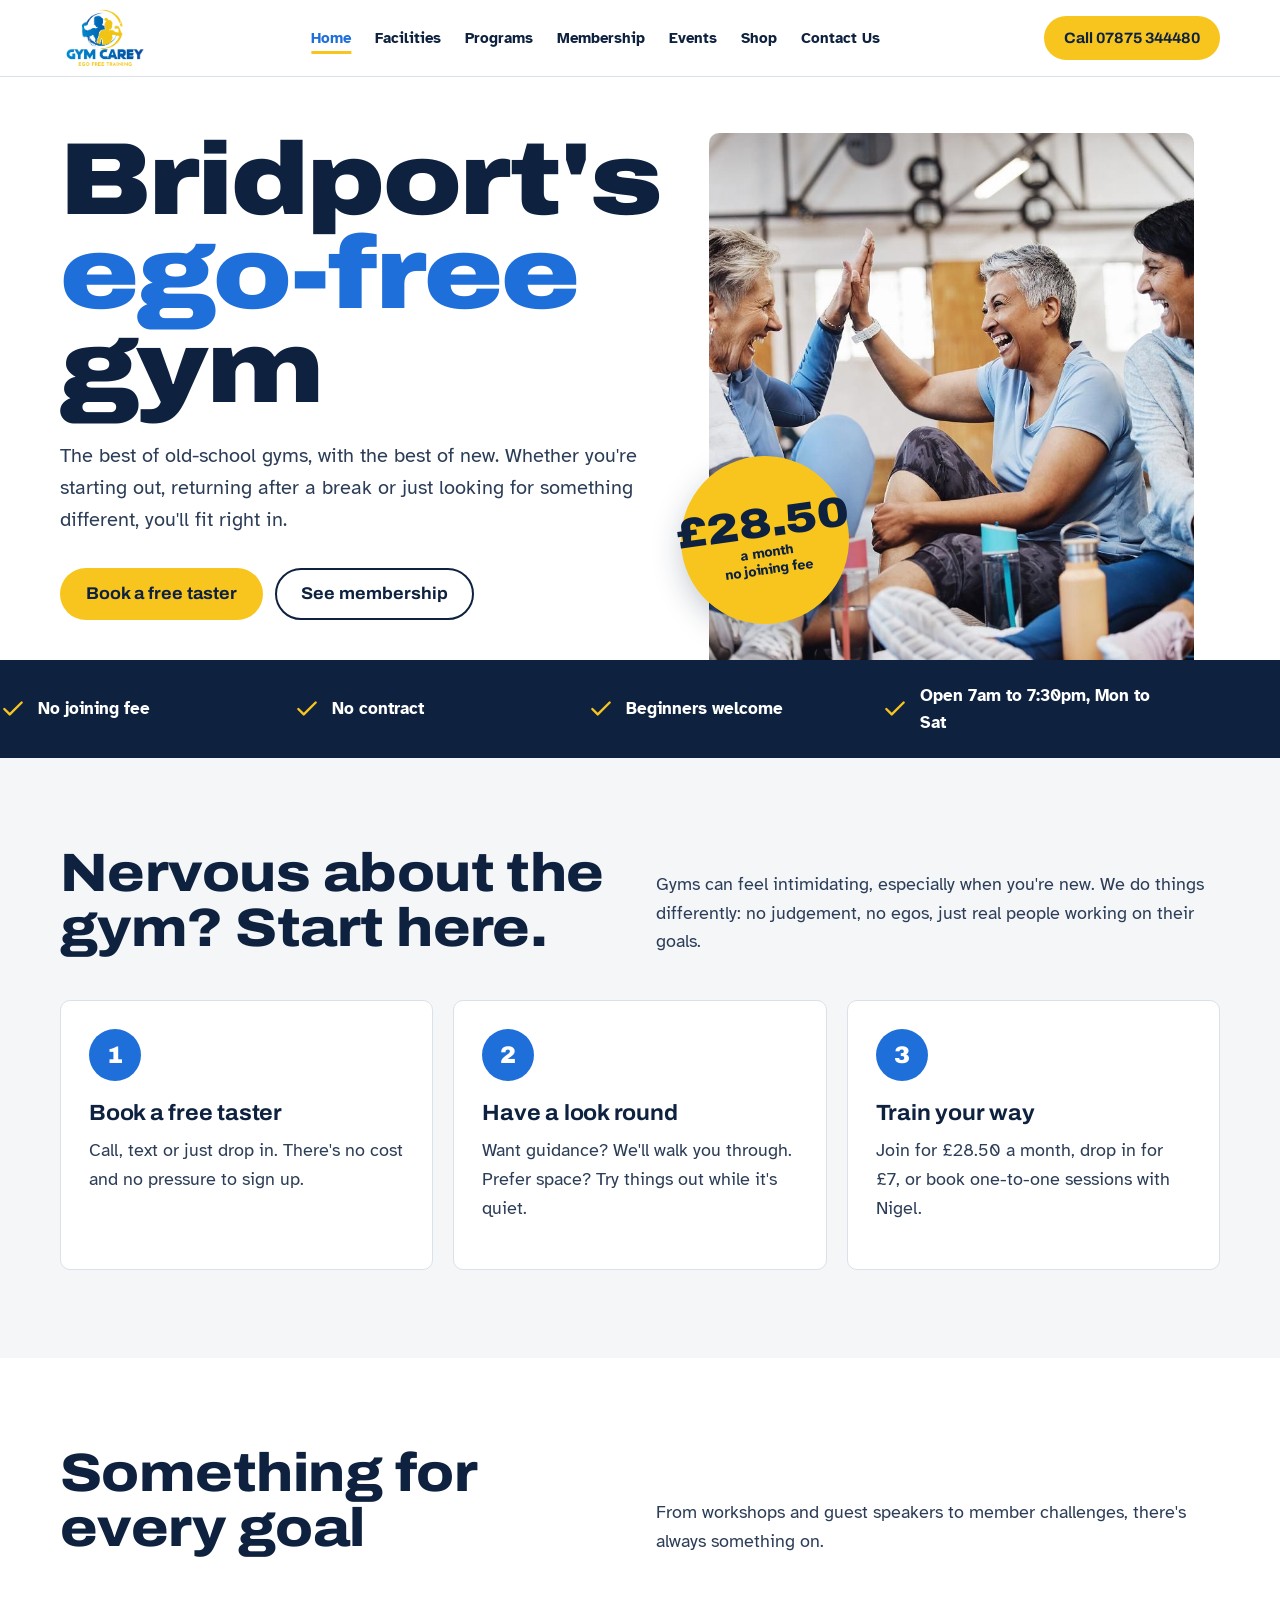
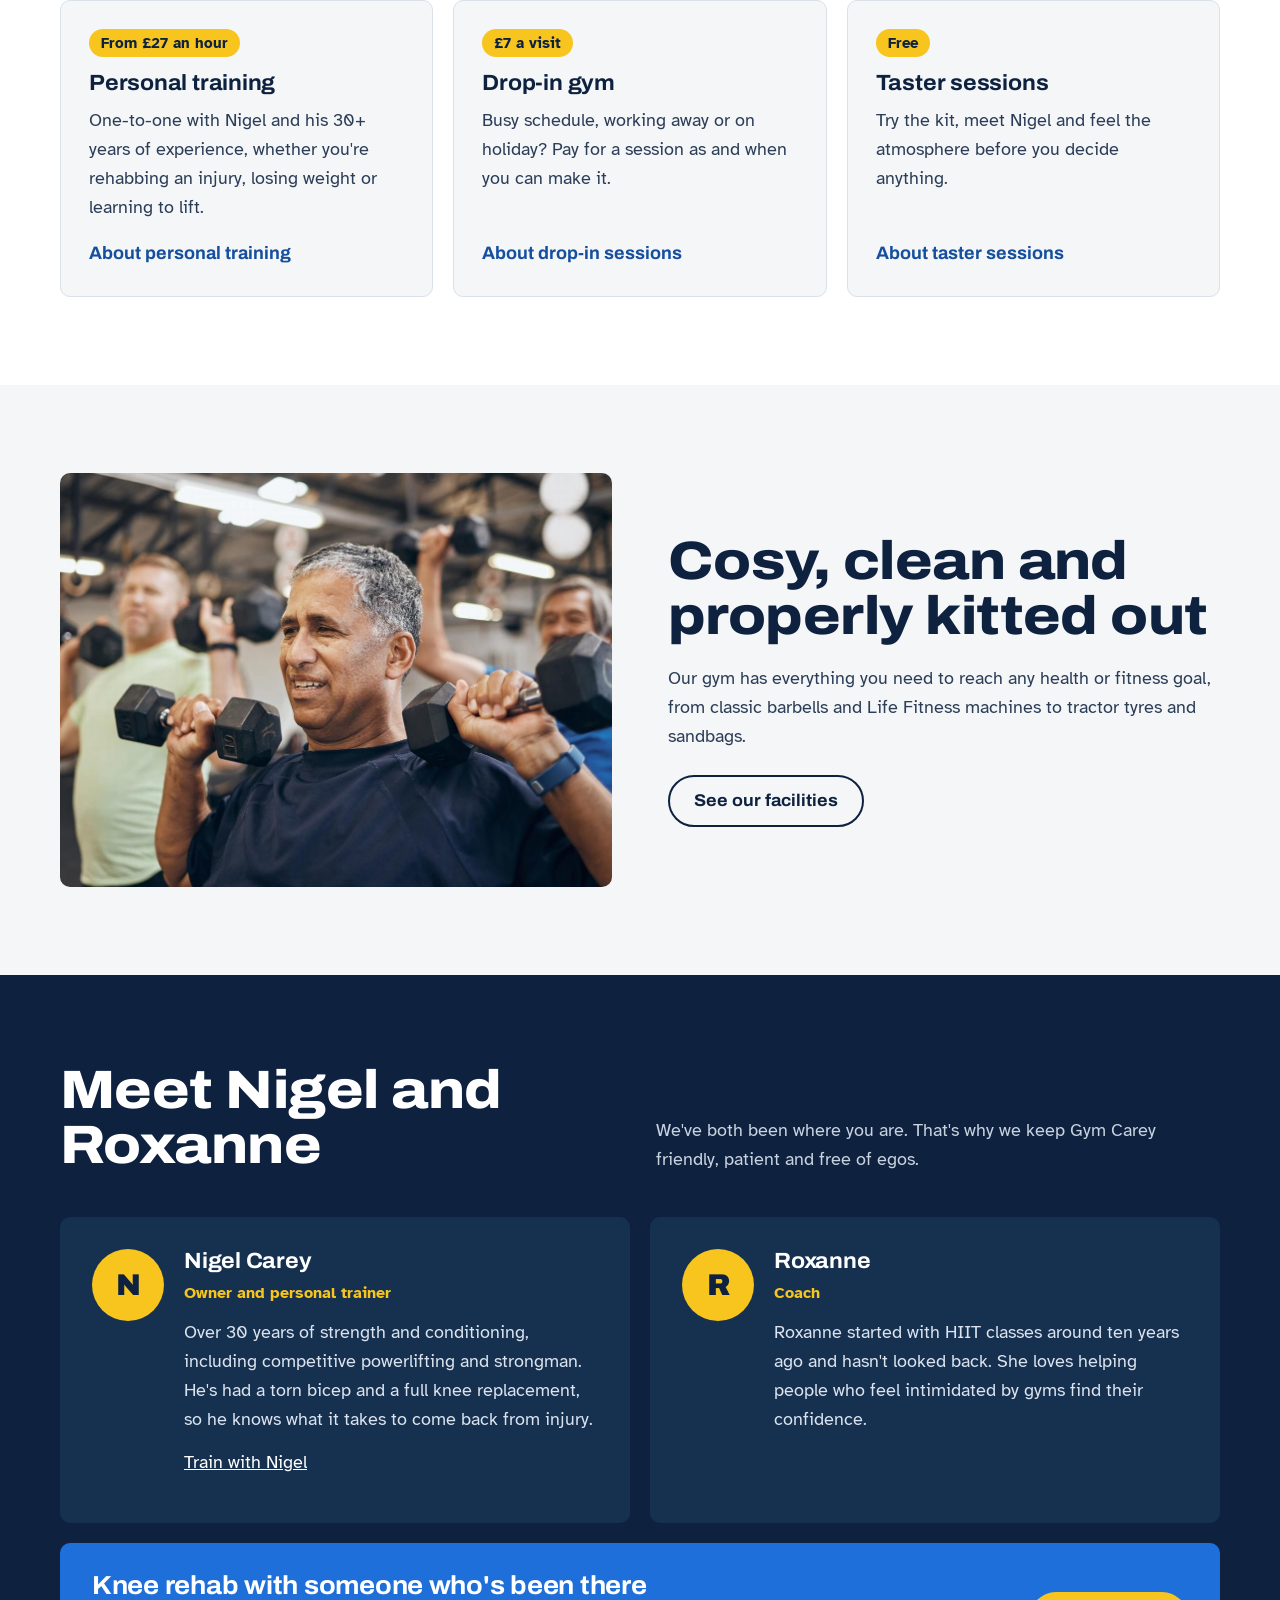
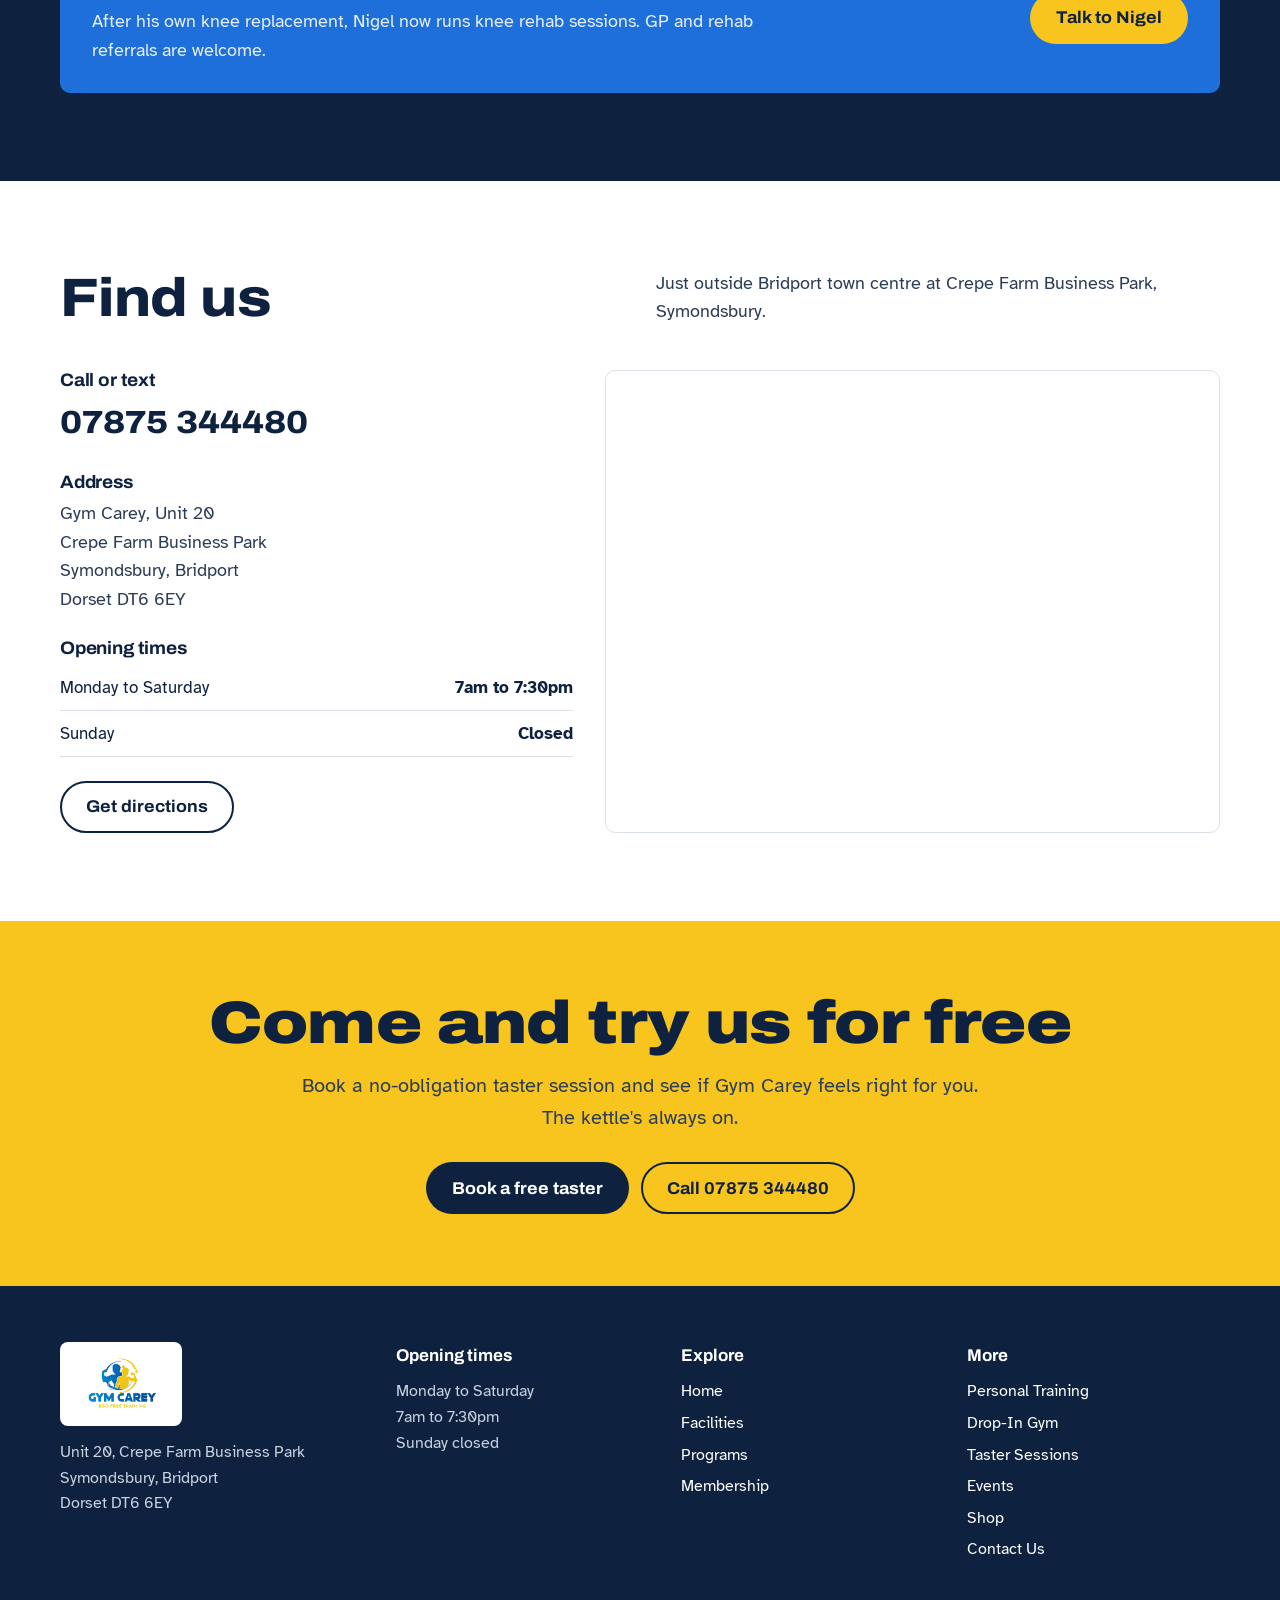
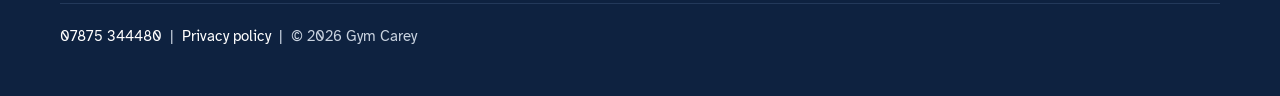
<file: index.html>
<!doctype html>
<html lang="en-GB">
<head>
<meta charset="utf-8">
<meta name="viewport" content="width=device-width, initial-scale=1">
<title>Gym Carey | Ego-free gym in Bridport, Dorset</title>
<meta name="description" content="Bridport's friendliest, ego-free gym at Crepe Farm, Symondsbury. £28.50 a month, no joining fee, no contract. Free taster sessions for beginners.">
<meta property="og:title" content="Gym Carey | Ego-free gym in Bridport, Dorset">
<meta property="og:description" content="Bridport's friendliest, ego-free gym at Crepe Farm, Symondsbury. £28.50 a month, no joining fee, no contract. Free taster sessions for beginners.">
<meta property="og:image" content="images/older-women-gym69.jpg">
<link rel="icon" href="images/logo.png">
<link rel="preconnect" href="https://fonts.googleapis.com">
<link rel="preconnect" href="https://fonts.gstatic.com" crossorigin>
<link href="https://fonts.googleapis.com/css2?family=Archivo:wdth,wght@62..125,500;62..125,700;62..125,800;62..125,900&family=Atkinson+Hyperlegible:ital,wght@0,400;0,700;1,400&display=swap" rel="stylesheet">
<link rel="stylesheet" href="style.css">
<script type="application/ld+json">{"@context":"https://schema.org","@type":"ExerciseGym","name":"Gym Carey","slogan":"Ego Free Training","telephone":"+447875344480","url":"https://www.gymcarey.co.uk","address":{"@type":"PostalAddress","streetAddress":"Unit 20, Crepe Farm Business Park, Symondsbury","addressLocality":"Bridport","addressRegion":"Dorset","postalCode":"DT6 6EY","addressCountry":"GB"},"openingHoursSpecification":[{"@type":"OpeningHoursSpecification","dayOfWeek":["Monday","Tuesday","Wednesday","Thursday","Friday","Saturday"],"opens":"07:00","closes":"19:30"}],"priceRange":"£7–£28.50"}</script>
</head>
<body>
<header>
  <div class="wrap nav">
    <a class="logo" href="" aria-label="Gym Carey home"><img src="images/logo-crop33.png" alt="Gym Carey, Ego Free Training"></a>
    <ul id="menu"><li><a href="" aria-current="page">Home</a></li><li><a href="no-judgement-gym/">Facilities</a></li><li class="has-sub"><a href="no-judgement-fitness/">Programs</a><ul class="sub"><li><a href="sessions/personal-training/">Personal Training</a></li><li><a href="sessions/drop-in-sessions/">Drop-In Gym</a></li><li><a href="sessions/taster-sessions/">Taster Sessions</a></li></ul></li><li><a href="beginner-friendly-gym/">Membership</a></li><li><a href="events/">Events</a></li><li><a href="shop/">Shop</a></li><li><a href="contact/">Contact Us</a></li></ul>
    <a class="btn btn-yellow call" href="tel:07875344480">Call 07875 344480</a>
    <button class="menu-btn" aria-label="Open menu" aria-expanded="false" aria-controls="menu" onclick="var m=document.getElementById('menu');var o=m.classList.toggle('open');this.setAttribute('aria-expanded',o)"><svg width="28" height="28" viewBox="0 0 24 24" fill="none" stroke="currentColor" stroke-width="2" stroke-linecap="round"><path d="M4 7h16M4 12h16M4 17h16"/></svg></button>
  </div>
</header>
<main>
<section class="hero" aria-labelledby="h1" style="padding-bottom:0"><div class="wrap hero-grid">
<div><h1 id="h1">Bridport's <span class="ego">ego-free</span> gym</h1>
<p class="lede">The best of old-school gyms, with the best of new. Whether you're starting out, returning after a break or just looking for something different, you'll fit right in.</p>
<div class="btn-row"><a class="btn btn-yellow" href="contact/">Book a free taster</a><a class="btn btn-line" href="beginner-friendly-gym/">See membership</a></div></div>
<div class="hero-photo"><img src="images/older-women-gym69.jpg" alt="Three women laughing together during a gym session"><div class="price-badge" aria-label="£28.50 a month, no joining fee"><strong>£28.50</strong><span>a month<br>no joining fee</span></div></div>
</div></section>
<div class="promise"><ul class="wrap"><li><svg viewBox="0 0 24 24" fill="none" stroke="currentColor" stroke-width="2.2" stroke-linecap="round" stroke-linejoin="round"><path d="M20 6 9 17l-5-5"/></svg>No joining fee</li><li><svg viewBox="0 0 24 24" fill="none" stroke="currentColor" stroke-width="2.2" stroke-linecap="round" stroke-linejoin="round"><path d="M20 6 9 17l-5-5"/></svg>No contract</li><li><svg viewBox="0 0 24 24" fill="none" stroke="currentColor" stroke-width="2.2" stroke-linecap="round" stroke-linejoin="round"><path d="M20 6 9 17l-5-5"/></svg>Beginners welcome</li><li><svg viewBox="0 0 24 24" fill="none" stroke="currentColor" stroke-width="2.2" stroke-linecap="round" stroke-linejoin="round"><path d="M20 6 9 17l-5-5"/></svg>Open 7am to 7:30pm, Mon to Sat</li></ul></div>
<section aria-labelledby="start-h"><div class="wrap">
<div class="head"><h2 id="start-h">Nervous about the gym? Start here.</h2><p>Gyms can feel intimidating, especially when you're new. We do things differently: no judgement, no egos, just real people working on their goals.</p></div>
<div class="cards steps">
<div class="card"><h3>Book a free taster</h3><p>Call, text or just drop in. There's no cost and no pressure to sign up.</p></div>
<div class="card"><h3>Have a look round</h3><p>Want guidance? We'll walk you through. Prefer space? Try things out while it's quiet.</p></div>
<div class="card"><h3>Train your way</h3><p>Join for £28.50 a month, drop in for £7, or book one-to-one sessions with Nigel.</p></div>
</div></div></section>
<section class="white" aria-labelledby="prog-h"><div class="wrap">
<div class="head"><h2 id="prog-h">Something for every goal</h2><p>From workshops and guest speakers to member challenges, there's always something on.</p></div>
<div class="cards">
<div class="card"><span class="tag">From £27 an hour</span><h3>Personal training</h3><p>One-to-one with Nigel and his 30+ years of experience, whether you're rehabbing an injury, losing weight or learning to lift.</p><a class="more" href="sessions/personal-training/">About personal training</a></div>
<div class="card"><span class="tag">£7 a visit</span><h3>Drop-in gym</h3><p>Busy schedule, working away or on holiday? Pay for a session as and when you can make it.</p><a class="more" href="sessions/drop-in-sessions/">About drop-in sessions</a></div>
<div class="card"><span class="tag">Free</span><h3>Taster sessions</h3><p>Try the kit, meet Nigel and feel the atmosphere before you decide anything.</p><a class="more" href="sessions/taster-sessions/">About taster sessions</a></div>
</div>
</div></section>
<section aria-labelledby="fac-h"><div class="wrap split">
<img src="images/group-lifting-weights20.jpg" alt="People lifting dumbbells together">
<div><h2 id="fac-h">Cosy, clean and properly kitted out</h2><p>Our gym has everything you need to reach any health or fitness goal, from classic barbells and Life Fitness machines to tractor tyres and sandbags.</p>
<div class="btn-row" style="margin-top:24px"><a class="btn btn-line" href="no-judgement-gym/">See our facilities</a></div></div>
</div></section>
<section class="dark" aria-labelledby="team-h"><div class="wrap">
<div class="head"><h2 id="team-h">Meet Nigel and Roxanne</h2><p>We've both been where you are. That's why we keep Gym Carey friendly, patient and free of egos.</p></div>
<div class="people">
<div class="person"><div class="mono" aria-hidden="true">N</div><div><h3>Nigel Carey</h3><p class="role">Owner and personal trainer</p><p>Over 30 years of strength and conditioning, including competitive powerlifting and strongman. He's had a torn bicep and a full knee replacement, so he knows what it takes to come back from injury.</p><p><a href="sessions/personal-training/">Train with Nigel</a></p></div></div>
<div class="person"><div class="mono" aria-hidden="true">R</div><div><h3>Roxanne</h3><p class="role">Coach</p><p>Roxanne started with HIIT classes around ten years ago and hasn't looked back. She loves helping people who feel intimidated by gyms find their confidence.</p></div></div>
</div>
<div class="band"><div><h3>Knee rehab with someone who's been there</h3><p>After his own knee replacement, Nigel now runs knee rehab sessions. GP and rehab referrals are welcome.</p></div><a class="btn btn-yellow" href="tel:07875344480">Talk to Nigel</a></div>
</div></section>
<section class="white" id="find" aria-labelledby="find-h"><div class="wrap">
<div class="head"><h2 id="find-h">Find us</h2><p>Just outside Bridport town centre at Crepe Farm Business Park, Symondsbury.</p></div>
<div class="find-grid"><div class="info">
<div><h3>Call or text</h3><a class="tel" href="tel:07875344480">07875 344480</a></div>
<div><h3>Address</h3><p>Gym Carey, Unit 20<br>Crepe Farm Business Park<br>Symondsbury, Bridport<br>Dorset DT6 6EY</p></div>
<div><h3>Opening times</h3><table class="hours"><tr><td>Monday to Saturday</td><td>7am to 7:30pm</td></tr><tr><td>Sunday</td><td>Closed</td></tr></table></div>
<div><a class="btn btn-line" href="https://www.google.com/maps/search/?api=1&amp;query=Crepe+Farm+Business+Park+Symondsbury+Bridport+DT6+6EY">Get directions</a></div>
</div><div class="map"><iframe title="Map showing Gym Carey at Crepe Farm Business Park" loading="lazy" src="https://maps.google.com/maps?q=Crepe%20Farm%20Business%20Park%2C%20Symondsbury%2C%20DT6%206EY&amp;z=14&amp;output=embed"></iframe></div></div>
</div></section>
<section class="cta" aria-labelledby="cta-h">
  <div class="wrap">
    <h2 id="cta-h">Come and try us for free</h2>
    <p>Book a no-obligation taster session and see if Gym Carey feels right for you. The kettle's always on.</p>
    <div class="btn-row"><a class="btn btn-yellow" href="contact/">Book a free taster</a><a class="btn btn-line" href="tel:07875344480">Call 07875 344480</a></div>
  </div>
</section>
</main>
<footer>
  <div class="wrap">
    <div class="foot">
      <div><img src="images/logo.png" alt="Gym Carey, Ego Free Training"><p style="margin:0">Unit 20, Crepe Farm Business Park<br>Symondsbury, Bridport<br>Dorset DT6 6EY</p></div>
      <div><h4>Opening times</h4><p style="margin:0">Monday to Saturday<br>7am to 7:30pm<br>Sunday closed</p></div>
      <div><h4>Explore</h4><ul><li><a href="">Home</a></li><li><a href="no-judgement-gym/">Facilities</a></li><li><a href="no-judgement-fitness/">Programs</a></li><li><a href="beginner-friendly-gym/">Membership</a></li></ul></div>
      <div><h4>More</h4><ul><li><a href="sessions/personal-training/">Personal Training</a></li><li><a href="sessions/drop-in-sessions/">Drop-In Gym</a></li><li><a href="sessions/taster-sessions/">Taster Sessions</a></li><li><a href="events/">Events</a></li><li><a href="shop/">Shop</a></li><li><a href="contact/">Contact Us</a></li></ul></div>
    </div>
    <div class="legal"><a href="tel:07875344480">07875 344480</a> &nbsp;|&nbsp; <a href="https://www.gymcarey.co.uk/privacy">Privacy policy</a> &nbsp;|&nbsp; © 2026 Gym Carey</div>
  </div>
</footer>
<div class="mobile-bar"><a class="btn btn-line" href="tel:07875344480">Call us</a><a class="btn btn-yellow" href="contact/">Free taster</a></div>
</body>
</html>
</file>
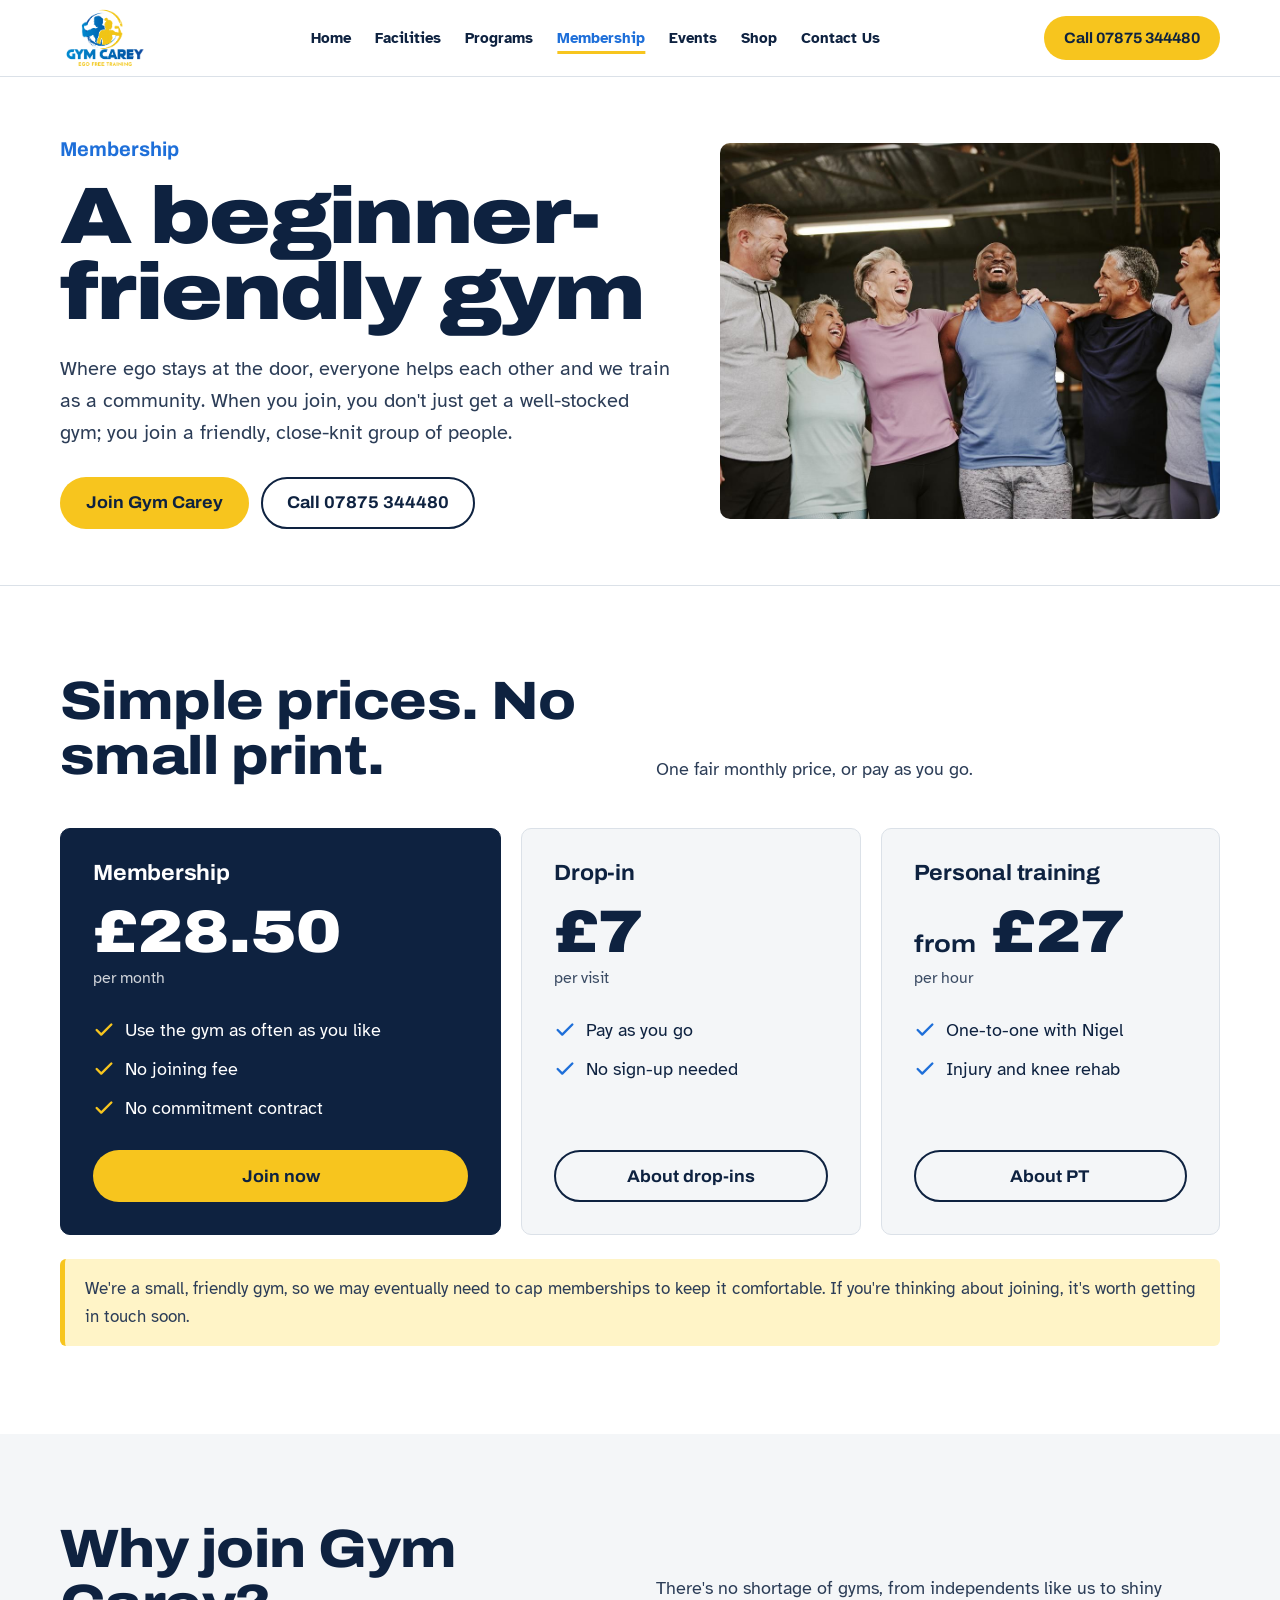
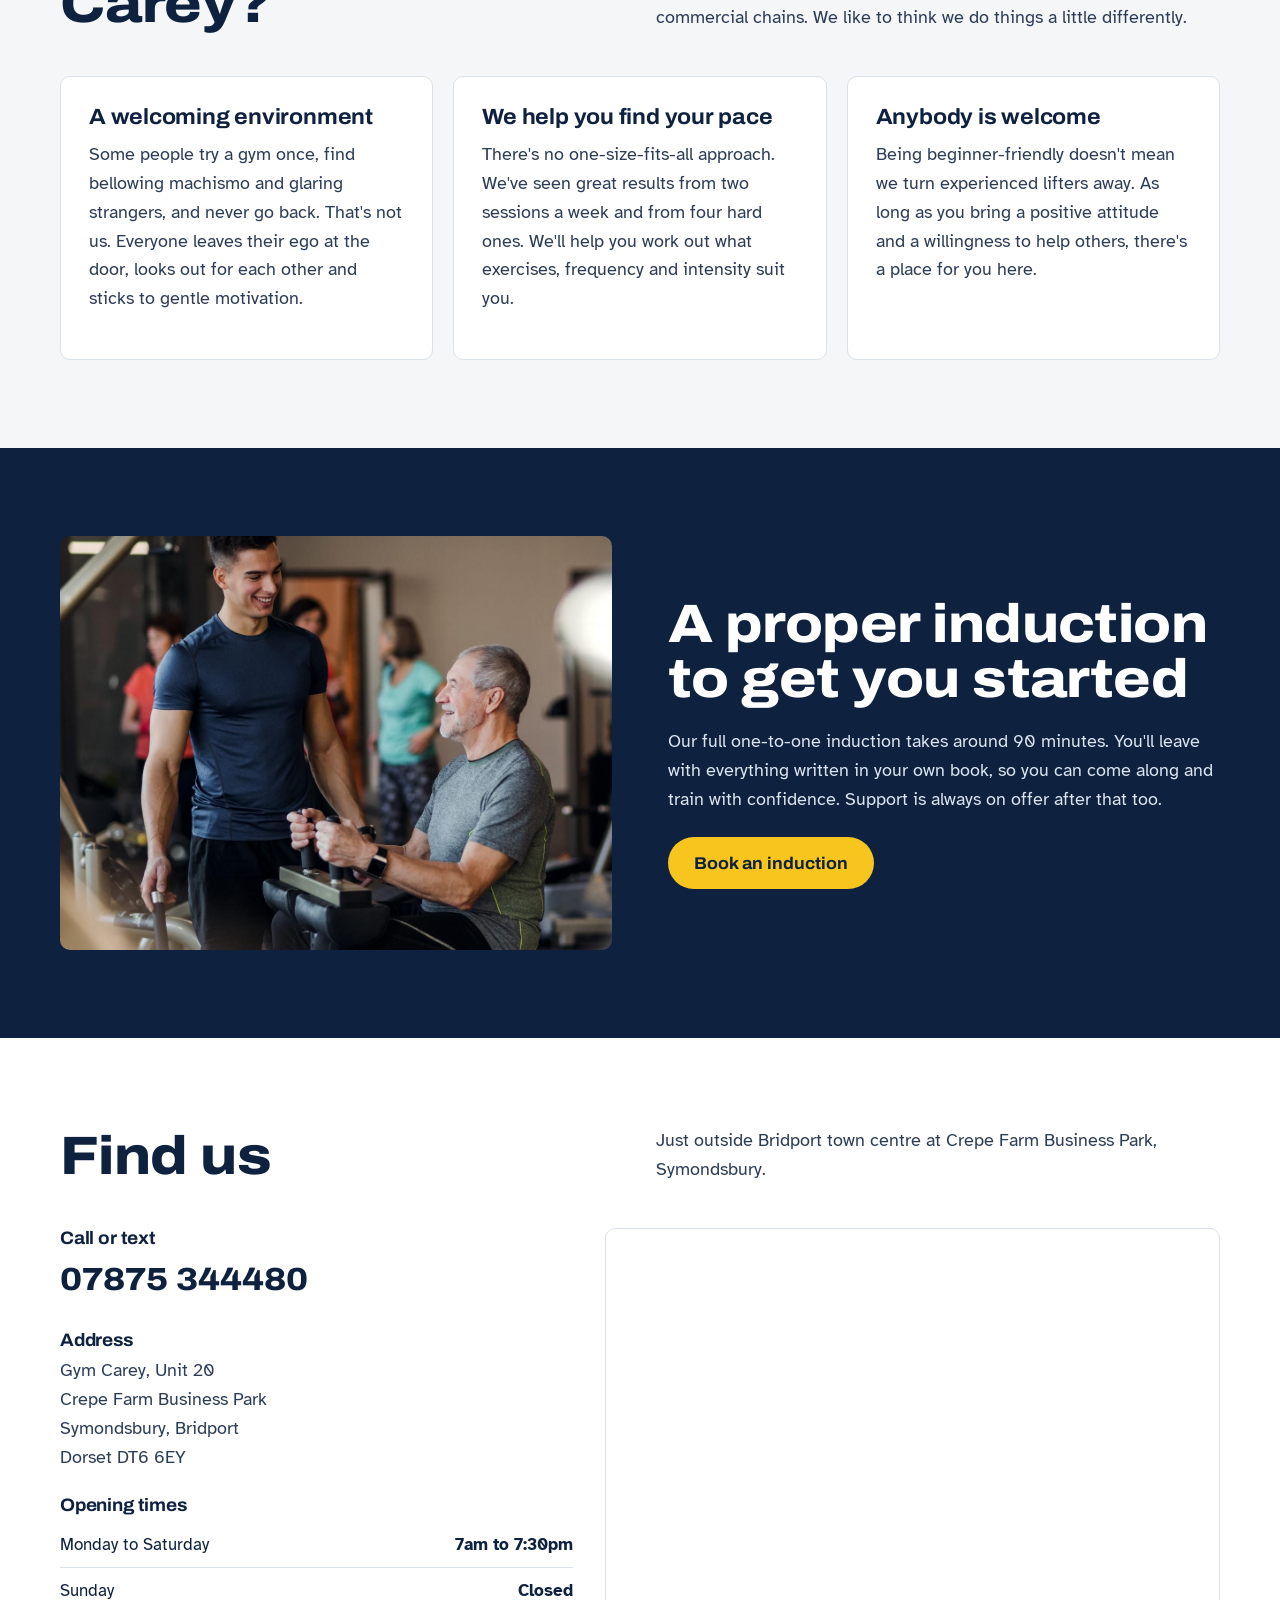
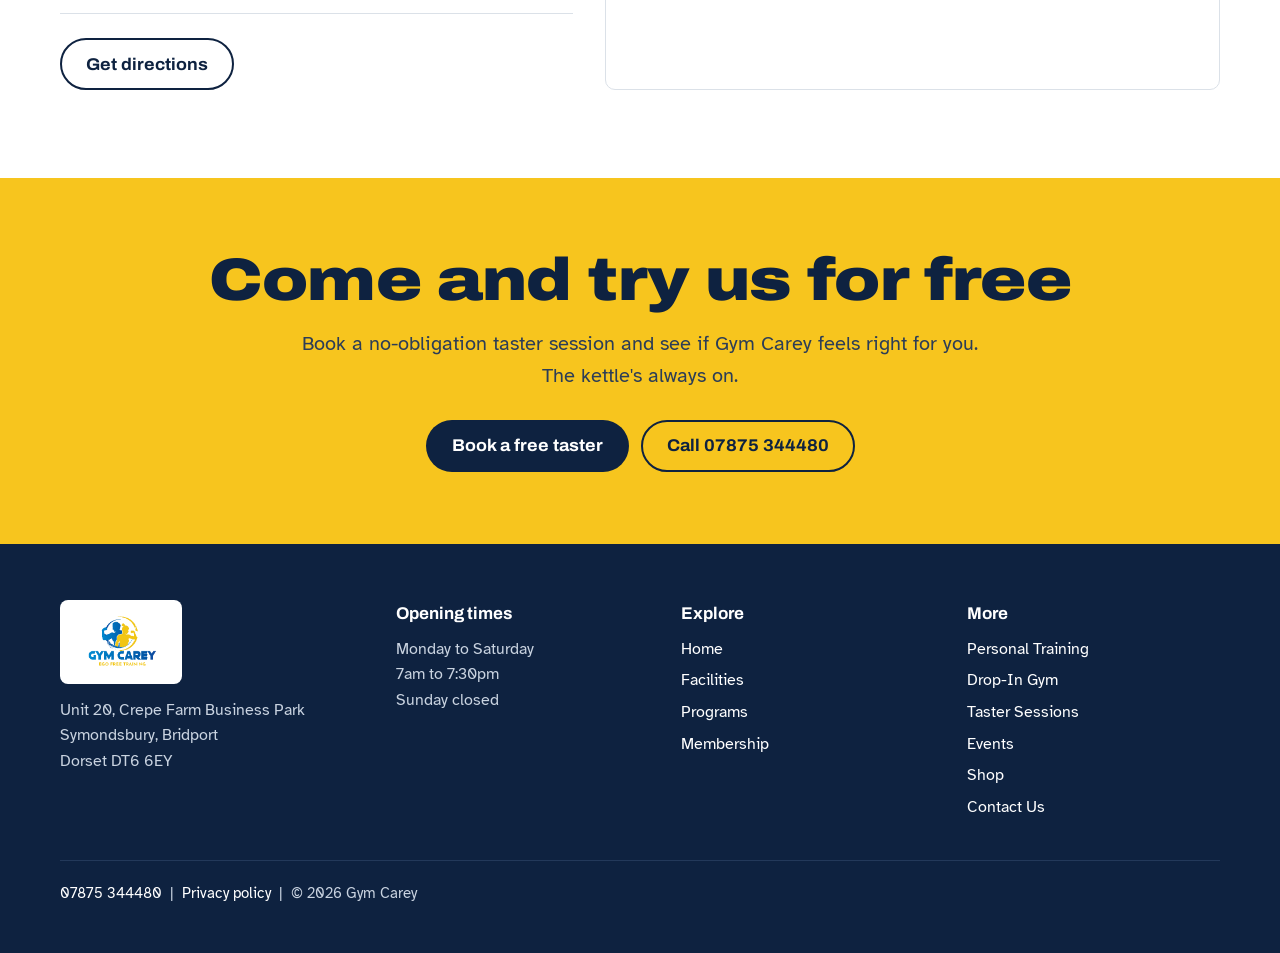
<file: beginner-friendly-gym/index.html>
<!doctype html>
<html lang="en-GB">
<head>
<meta charset="utf-8">
<meta name="viewport" content="width=device-width, initial-scale=1">
<title>Membership | Beginner-Friendly Gym in Bridport | Gym Carey</title>
<meta name="description" content="Join Gym Carey for £28.50 a month with no joining fee and no contract. A beginner-friendly, ego-free gym community in Bridport.">
<meta property="og:title" content="Membership | Beginner-Friendly Gym in Bridport | Gym Carey">
<meta property="og:description" content="Join Gym Carey for £28.50 a month with no joining fee and no contract. A beginner-friendly, ego-free gym community in Bridport.">
<meta property="og:image" content="../images/gym-community77.jpg">
<link rel="icon" href="../images/logo.png">
<link rel="preconnect" href="https://fonts.googleapis.com">
<link rel="preconnect" href="https://fonts.gstatic.com" crossorigin>
<link href="https://fonts.googleapis.com/css2?family=Archivo:wdth,wght@62..125,500;62..125,700;62..125,800;62..125,900&family=Atkinson+Hyperlegible:ital,wght@0,400;0,700;1,400&display=swap" rel="stylesheet">
<link rel="stylesheet" href="../style.css">
<script type="application/ld+json">{"@context":"https://schema.org","@type":"ExerciseGym","name":"Gym Carey","slogan":"Ego Free Training","telephone":"+447875344480","url":"https://www.gymcarey.co.uk","address":{"@type":"PostalAddress","streetAddress":"Unit 20, Crepe Farm Business Park, Symondsbury","addressLocality":"Bridport","addressRegion":"Dorset","postalCode":"DT6 6EY","addressCountry":"GB"},"openingHoursSpecification":[{"@type":"OpeningHoursSpecification","dayOfWeek":["Monday","Tuesday","Wednesday","Thursday","Friday","Saturday"],"opens":"07:00","closes":"19:30"}],"priceRange":"£7–£28.50"}</script>
</head>
<body>
<header>
  <div class="wrap nav">
    <a class="logo" href="../" aria-label="Gym Carey home"><img src="../images/logo-crop33.png" alt="Gym Carey, Ego Free Training"></a>
    <ul id="menu"><li><a href="../">Home</a></li><li><a href="../no-judgement-gym/">Facilities</a></li><li class="has-sub"><a href="../no-judgement-fitness/">Programs</a><ul class="sub"><li><a href="../sessions/personal-training/">Personal Training</a></li><li><a href="../sessions/drop-in-sessions/">Drop-In Gym</a></li><li><a href="../sessions/taster-sessions/">Taster Sessions</a></li></ul></li><li><a href="../beginner-friendly-gym/" aria-current="page">Membership</a></li><li><a href="../events/">Events</a></li><li><a href="../shop/">Shop</a></li><li><a href="../contact/">Contact Us</a></li></ul>
    <a class="btn btn-yellow call" href="tel:07875344480">Call 07875 344480</a>
    <button class="menu-btn" aria-label="Open menu" aria-expanded="false" aria-controls="menu" onclick="var m=document.getElementById('menu');var o=m.classList.toggle('open');this.setAttribute('aria-expanded',o)"><svg width="28" height="28" viewBox="0 0 24 24" fill="none" stroke="currentColor" stroke-width="2" stroke-linecap="round"><path d="M4 7h16M4 12h16M4 17h16"/></svg></button>
  </div>
</header>
<main>
<section class="page-hero" style="padding:0"><div class="wrap">
<div><p class="kicker">Membership</p><h1>A beginner-friendly gym</h1><p class="lede">Where ego stays at the door, everyone helps each other and we train as a community. When you join, you don't just get a well-stocked gym; you join a friendly, close-knit group of people.</p><div class="btn-row"><a class="btn btn-yellow" href="../contact/">Join Gym Carey</a><a class="btn btn-line" href="tel:07875344480">Call 07875 344480</a></div></div>
<img src="../images/gym-community77.jpg" alt="Gym members standing together, smiling"></div></section><section class="white" aria-labelledby="pr-h"><div class="wrap">
<div class="head"><h2 id="pr-h">Simple prices. No small print.</h2><p>One fair monthly price, or pay as you go.</p></div>
<div class="price-grid">
<div class="plan main"><h3>Membership</h3><div class="amount">£28.50</div><div class="per">per month</div><ul class="ticks"><li>Use the gym as often as you like</li><li>No joining fee</li><li>No commitment contract</li></ul><a class="btn btn-yellow" href="../contact/">Join now</a></div>
<div class="plan"><h3>Drop-in</h3><div class="amount">£7</div><div class="per">per visit</div><ul class="ticks"><li>Pay as you go</li><li>No sign-up needed</li></ul><a class="btn btn-line" href="../sessions/drop-in-sessions/">About drop-ins</a></div>
<div class="plan"><h3>Personal training</h3><div class="amount"><small>from</small> £27</div><div class="per">per hour</div><ul class="ticks"><li>One-to-one with Nigel</li><li>Injury and knee rehab</li></ul><a class="btn btn-line" href="../sessions/personal-training/">About PT</a></div>
</div><p class="note">We're a small, friendly gym, so we may eventually need to cap memberships to keep it comfortable. If you're thinking about joining, it's worth getting in touch soon.</p></div></section>
<section aria-labelledby="why-h"><div class="wrap">
<div class="head"><h2 id="why-h">Why join Gym Carey?</h2><p>There's no shortage of gyms, from independents like us to shiny commercial chains. We like to think we do things a little differently.</p></div>
<div class="cards">
<div class="card"><h3>A welcoming environment</h3><p>Some people try a gym once, find bellowing machismo and glaring strangers, and never go back. That's not us. Everyone leaves their ego at the door, looks out for each other and sticks to gentle motivation.</p></div>
<div class="card"><h3>We help you find your pace</h3><p>There's no one-size-fits-all approach. We've seen great results from two sessions a week and from four hard ones. We'll help you work out what exercises, frequency and intensity suit you.</p></div>
<div class="card"><h3>Anybody is welcome</h3><p>Being beginner-friendly doesn't mean we turn experienced lifters away. As long as you bring a positive attitude and a willingness to help others, there's a place for you here.</p></div>
</div></div></section>
<section class="dark" aria-labelledby="ind-h"><div class="wrap split">
<img src="../images/personal-trainer-0431.jpg" alt="A trainer guiding someone through an exercise">
<div><h2 id="ind-h">A proper induction to get you started</h2><p>Our full one-to-one induction takes around 90 minutes. You'll leave with everything written in your own book, so you can come along and train with confidence. Support is always on offer after that too.</p><div class="btn-row" style="margin-top:24px"><a class="btn btn-yellow" href="tel:07875344480">Book an induction</a></div></div>
</div></section>
<section class="white" id="find" aria-labelledby="find-h"><div class="wrap">
<div class="head"><h2 id="find-h">Find us</h2><p>Just outside Bridport town centre at Crepe Farm Business Park, Symondsbury.</p></div>
<div class="find-grid"><div class="info">
<div><h3>Call or text</h3><a class="tel" href="tel:07875344480">07875 344480</a></div>
<div><h3>Address</h3><p>Gym Carey, Unit 20<br>Crepe Farm Business Park<br>Symondsbury, Bridport<br>Dorset DT6 6EY</p></div>
<div><h3>Opening times</h3><table class="hours"><tr><td>Monday to Saturday</td><td>7am to 7:30pm</td></tr><tr><td>Sunday</td><td>Closed</td></tr></table></div>
<div><a class="btn btn-line" href="https://www.google.com/maps/search/?api=1&amp;query=Crepe+Farm+Business+Park+Symondsbury+Bridport+DT6+6EY">Get directions</a></div>
</div><div class="map"><iframe title="Map showing Gym Carey at Crepe Farm Business Park" loading="lazy" src="https://maps.google.com/maps?q=Crepe%20Farm%20Business%20Park%2C%20Symondsbury%2C%20DT6%206EY&amp;z=14&amp;output=embed"></iframe></div></div>
</div></section>
<section class="cta" aria-labelledby="cta-h">
  <div class="wrap">
    <h2 id="cta-h">Come and try us for free</h2>
    <p>Book a no-obligation taster session and see if Gym Carey feels right for you. The kettle's always on.</p>
    <div class="btn-row"><a class="btn btn-yellow" href="../contact/">Book a free taster</a><a class="btn btn-line" href="tel:07875344480">Call 07875 344480</a></div>
  </div>
</section>
</main>
<footer>
  <div class="wrap">
    <div class="foot">
      <div><img src="../images/logo.png" alt="Gym Carey, Ego Free Training"><p style="margin:0">Unit 20, Crepe Farm Business Park<br>Symondsbury, Bridport<br>Dorset DT6 6EY</p></div>
      <div><h4>Opening times</h4><p style="margin:0">Monday to Saturday<br>7am to 7:30pm<br>Sunday closed</p></div>
      <div><h4>Explore</h4><ul><li><a href="../">Home</a></li><li><a href="../no-judgement-gym/">Facilities</a></li><li><a href="../no-judgement-fitness/">Programs</a></li><li><a href="../beginner-friendly-gym/">Membership</a></li></ul></div>
      <div><h4>More</h4><ul><li><a href="../sessions/personal-training/">Personal Training</a></li><li><a href="../sessions/drop-in-sessions/">Drop-In Gym</a></li><li><a href="../sessions/taster-sessions/">Taster Sessions</a></li><li><a href="../events/">Events</a></li><li><a href="../shop/">Shop</a></li><li><a href="../contact/">Contact Us</a></li></ul></div>
    </div>
    <div class="legal"><a href="tel:07875344480">07875 344480</a> &nbsp;|&nbsp; <a href="https://www.gymcarey.co.uk/privacy">Privacy policy</a> &nbsp;|&nbsp; © 2026 Gym Carey</div>
  </div>
</footer>
<div class="mobile-bar"><a class="btn btn-line" href="tel:07875344480">Call us</a><a class="btn btn-yellow" href="../contact/">Free taster</a></div>
</body>
</html>
</file>
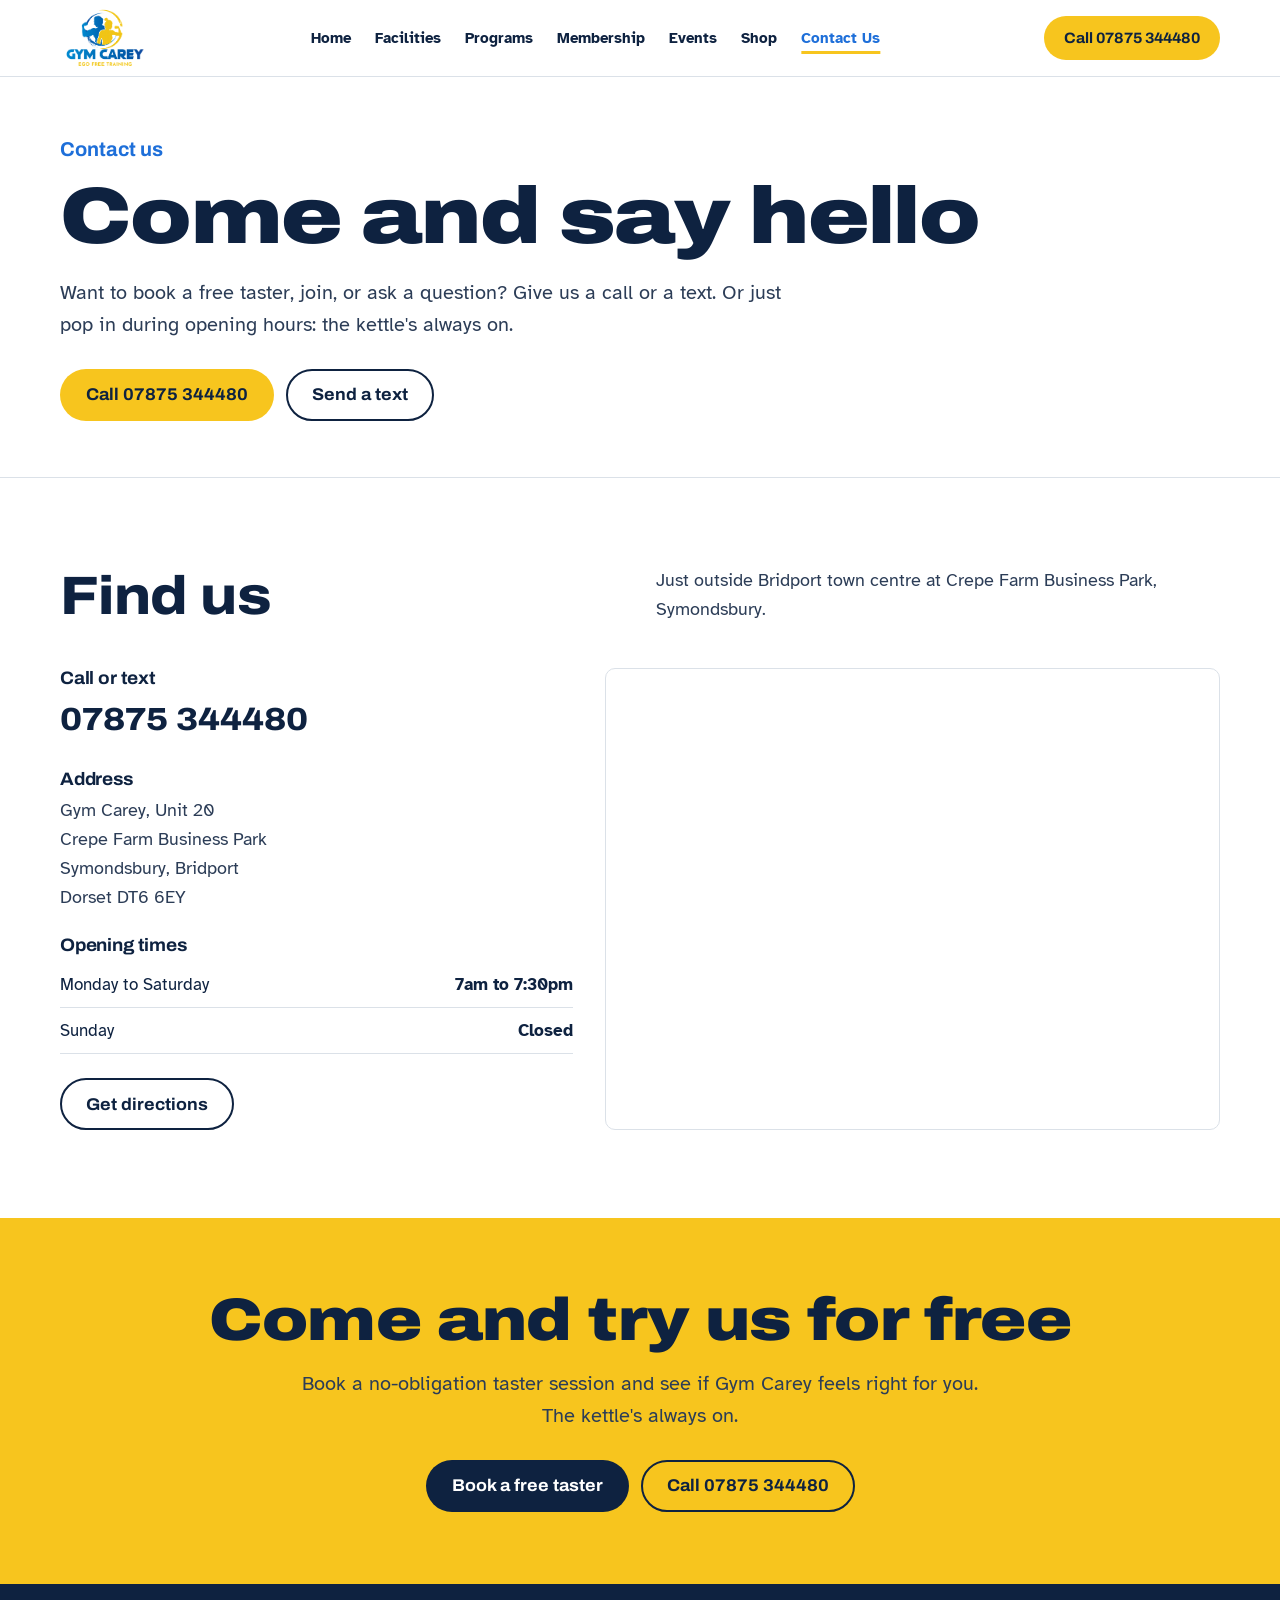
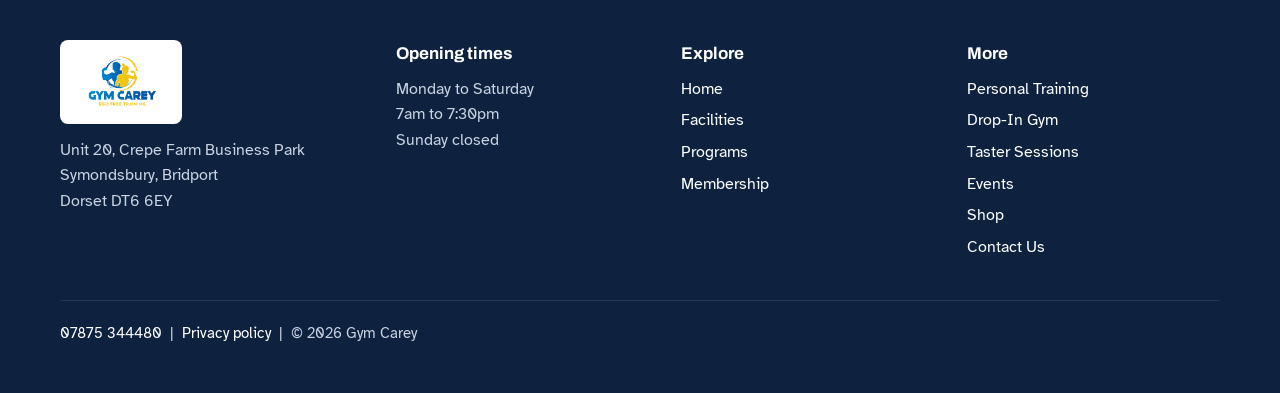
<file: contact/index.html>
<!doctype html>
<html lang="en-GB">
<head>
<meta charset="utf-8">
<meta name="viewport" content="width=device-width, initial-scale=1">
<title>Contact Us | Gym Carey, Bridport</title>
<meta name="description" content="Contact Gym Carey on 07875 344480. Unit 20, Crepe Farm Business Park, Symondsbury, Bridport DT6 6EY. Open 7am to 7:30pm, Monday to Saturday.">
<meta property="og:title" content="Contact Us | Gym Carey, Bridport">
<meta property="og:description" content="Contact Gym Carey on 07875 344480. Unit 20, Crepe Farm Business Park, Symondsbury, Bridport DT6 6EY. Open 7am to 7:30pm, Monday to Saturday.">
<meta property="og:image" content="../images/older-women-gym69.jpg">
<link rel="icon" href="../images/logo.png">
<link rel="preconnect" href="https://fonts.googleapis.com">
<link rel="preconnect" href="https://fonts.gstatic.com" crossorigin>
<link href="https://fonts.googleapis.com/css2?family=Archivo:wdth,wght@62..125,500;62..125,700;62..125,800;62..125,900&family=Atkinson+Hyperlegible:ital,wght@0,400;0,700;1,400&display=swap" rel="stylesheet">
<link rel="stylesheet" href="../style.css">
<script type="application/ld+json">{"@context":"https://schema.org","@type":"ExerciseGym","name":"Gym Carey","slogan":"Ego Free Training","telephone":"+447875344480","url":"https://www.gymcarey.co.uk","address":{"@type":"PostalAddress","streetAddress":"Unit 20, Crepe Farm Business Park, Symondsbury","addressLocality":"Bridport","addressRegion":"Dorset","postalCode":"DT6 6EY","addressCountry":"GB"},"openingHoursSpecification":[{"@type":"OpeningHoursSpecification","dayOfWeek":["Monday","Tuesday","Wednesday","Thursday","Friday","Saturday"],"opens":"07:00","closes":"19:30"}],"priceRange":"£7–£28.50"}</script>
</head>
<body>
<header>
  <div class="wrap nav">
    <a class="logo" href="../" aria-label="Gym Carey home"><img src="../images/logo-crop33.png" alt="Gym Carey, Ego Free Training"></a>
    <ul id="menu"><li><a href="../">Home</a></li><li><a href="../no-judgement-gym/">Facilities</a></li><li class="has-sub"><a href="../no-judgement-fitness/">Programs</a><ul class="sub"><li><a href="../sessions/personal-training/">Personal Training</a></li><li><a href="../sessions/drop-in-sessions/">Drop-In Gym</a></li><li><a href="../sessions/taster-sessions/">Taster Sessions</a></li></ul></li><li><a href="../beginner-friendly-gym/">Membership</a></li><li><a href="../events/">Events</a></li><li><a href="../shop/">Shop</a></li><li><a href="../contact/" aria-current="page">Contact Us</a></li></ul>
    <a class="btn btn-yellow call" href="tel:07875344480">Call 07875 344480</a>
    <button class="menu-btn" aria-label="Open menu" aria-expanded="false" aria-controls="menu" onclick="var m=document.getElementById('menu');var o=m.classList.toggle('open');this.setAttribute('aria-expanded',o)"><svg width="28" height="28" viewBox="0 0 24 24" fill="none" stroke="currentColor" stroke-width="2" stroke-linecap="round"><path d="M4 7h16M4 12h16M4 17h16"/></svg></button>
  </div>
</header>
<main>
<section class="page-hero" style="padding:0"><div class="wrap" style="grid-template-columns:1fr">
<div><p class="kicker">Contact us</p><h1>Come and say hello</h1><p class="lede">Want to book a free taster, join, or ask a question? Give us a call or a text. Or just pop in during opening hours: the kettle's always on.</p>
<div class="btn-row"><a class="btn btn-yellow" href="tel:07875344480">Call 07875 344480</a><a class="btn btn-line" href="sms:07875344480">Send a text</a></div></div></div></section>
<section class="white" id="find" aria-labelledby="find-h"><div class="wrap">
<div class="head"><h2 id="find-h">Find us</h2><p>Just outside Bridport town centre at Crepe Farm Business Park, Symondsbury.</p></div>
<div class="find-grid"><div class="info">
<div><h3>Call or text</h3><a class="tel" href="tel:07875344480">07875 344480</a></div>
<div><h3>Address</h3><p>Gym Carey, Unit 20<br>Crepe Farm Business Park<br>Symondsbury, Bridport<br>Dorset DT6 6EY</p></div>
<div><h3>Opening times</h3><table class="hours"><tr><td>Monday to Saturday</td><td>7am to 7:30pm</td></tr><tr><td>Sunday</td><td>Closed</td></tr></table></div>
<div><a class="btn btn-line" href="https://www.google.com/maps/search/?api=1&amp;query=Crepe+Farm+Business+Park+Symondsbury+Bridport+DT6+6EY">Get directions</a></div>
</div><div class="map"><iframe title="Map showing Gym Carey at Crepe Farm Business Park" loading="lazy" src="https://maps.google.com/maps?q=Crepe%20Farm%20Business%20Park%2C%20Symondsbury%2C%20DT6%206EY&amp;z=14&amp;output=embed"></iframe></div></div>
</div></section>
<section class="cta" aria-labelledby="cta-h">
  <div class="wrap">
    <h2 id="cta-h">Come and try us for free</h2>
    <p>Book a no-obligation taster session and see if Gym Carey feels right for you. The kettle's always on.</p>
    <div class="btn-row"><a class="btn btn-yellow" href="../contact/">Book a free taster</a><a class="btn btn-line" href="tel:07875344480">Call 07875 344480</a></div>
  </div>
</section>
</main>
<footer>
  <div class="wrap">
    <div class="foot">
      <div><img src="../images/logo.png" alt="Gym Carey, Ego Free Training"><p style="margin:0">Unit 20, Crepe Farm Business Park<br>Symondsbury, Bridport<br>Dorset DT6 6EY</p></div>
      <div><h4>Opening times</h4><p style="margin:0">Monday to Saturday<br>7am to 7:30pm<br>Sunday closed</p></div>
      <div><h4>Explore</h4><ul><li><a href="../">Home</a></li><li><a href="../no-judgement-gym/">Facilities</a></li><li><a href="../no-judgement-fitness/">Programs</a></li><li><a href="../beginner-friendly-gym/">Membership</a></li></ul></div>
      <div><h4>More</h4><ul><li><a href="../sessions/personal-training/">Personal Training</a></li><li><a href="../sessions/drop-in-sessions/">Drop-In Gym</a></li><li><a href="../sessions/taster-sessions/">Taster Sessions</a></li><li><a href="../events/">Events</a></li><li><a href="../shop/">Shop</a></li><li><a href="../contact/">Contact Us</a></li></ul></div>
    </div>
    <div class="legal"><a href="tel:07875344480">07875 344480</a> &nbsp;|&nbsp; <a href="https://www.gymcarey.co.uk/privacy">Privacy policy</a> &nbsp;|&nbsp; © 2026 Gym Carey</div>
  </div>
</footer>
<div class="mobile-bar"><a class="btn btn-line" href="tel:07875344480">Call us</a><a class="btn btn-yellow" href="../contact/">Free taster</a></div>
</body>
</html>
</file>
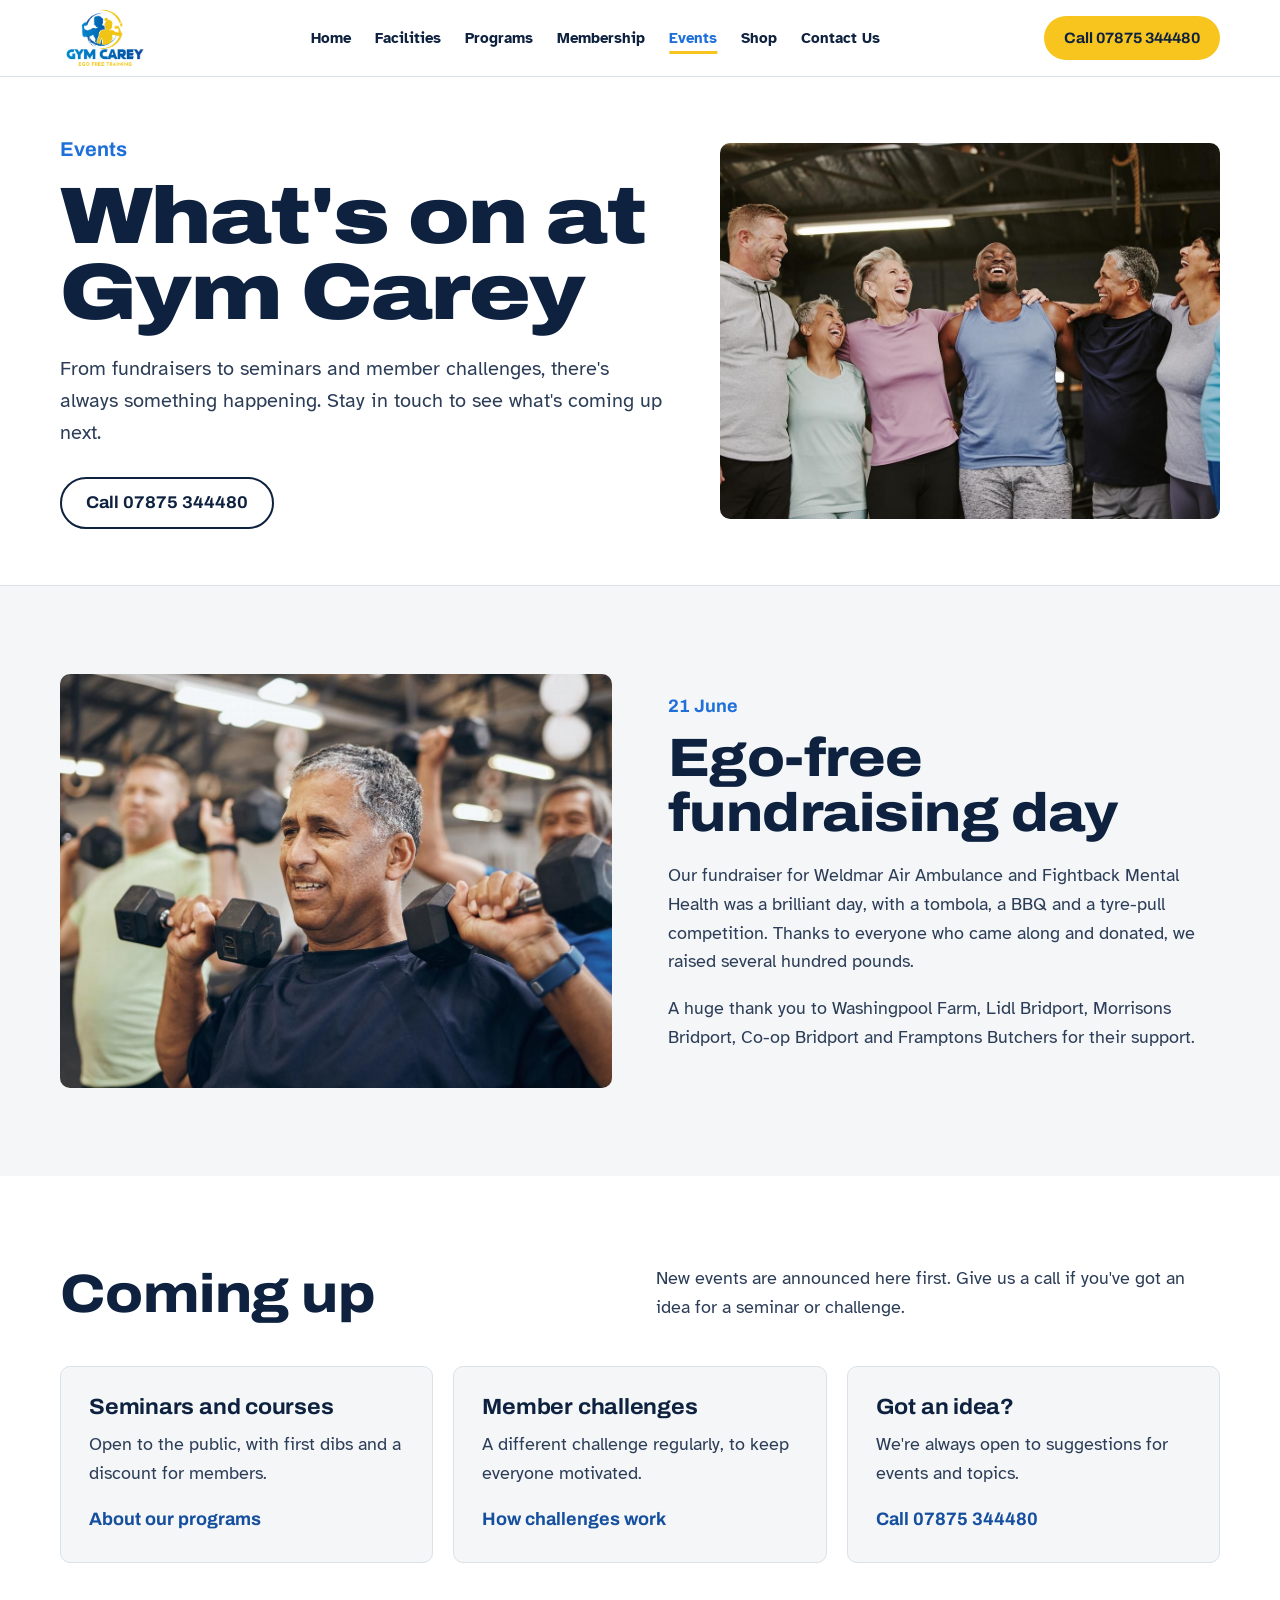
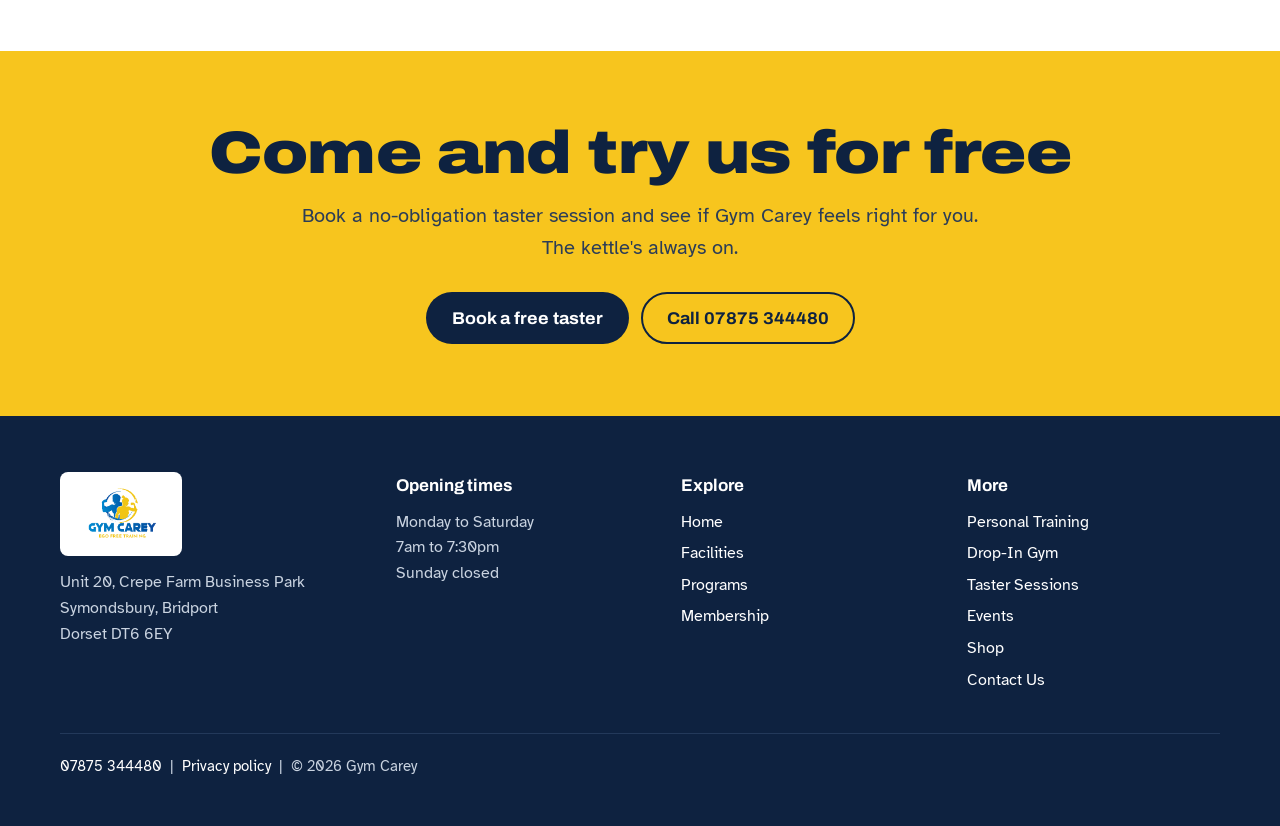
<file: events/index.html>
<!doctype html>
<html lang="en-GB">
<head>
<meta charset="utf-8">
<meta name="viewport" content="width=device-width, initial-scale=1">
<title>Events | Gym Carey, Bridport</title>
<meta name="description" content="Fundraisers, seminars and challenges at Gym Carey, Bridport's friendly, ego-free gym.">
<meta property="og:title" content="Events | Gym Carey, Bridport">
<meta property="og:description" content="Fundraisers, seminars and challenges at Gym Carey, Bridport's friendly, ego-free gym.">
<meta property="og:image" content="../images/older-women-gym69.jpg">
<link rel="icon" href="../images/logo.png">
<link rel="preconnect" href="https://fonts.googleapis.com">
<link rel="preconnect" href="https://fonts.gstatic.com" crossorigin>
<link href="https://fonts.googleapis.com/css2?family=Archivo:wdth,wght@62..125,500;62..125,700;62..125,800;62..125,900&family=Atkinson+Hyperlegible:ital,wght@0,400;0,700;1,400&display=swap" rel="stylesheet">
<link rel="stylesheet" href="../style.css">
<script type="application/ld+json">{"@context":"https://schema.org","@type":"ExerciseGym","name":"Gym Carey","slogan":"Ego Free Training","telephone":"+447875344480","url":"https://www.gymcarey.co.uk","address":{"@type":"PostalAddress","streetAddress":"Unit 20, Crepe Farm Business Park, Symondsbury","addressLocality":"Bridport","addressRegion":"Dorset","postalCode":"DT6 6EY","addressCountry":"GB"},"openingHoursSpecification":[{"@type":"OpeningHoursSpecification","dayOfWeek":["Monday","Tuesday","Wednesday","Thursday","Friday","Saturday"],"opens":"07:00","closes":"19:30"}],"priceRange":"£7–£28.50"}</script>
</head>
<body>
<header>
  <div class="wrap nav">
    <a class="logo" href="../" aria-label="Gym Carey home"><img src="../images/logo-crop33.png" alt="Gym Carey, Ego Free Training"></a>
    <ul id="menu"><li><a href="../">Home</a></li><li><a href="../no-judgement-gym/">Facilities</a></li><li class="has-sub"><a href="../no-judgement-fitness/">Programs</a><ul class="sub"><li><a href="../sessions/personal-training/">Personal Training</a></li><li><a href="../sessions/drop-in-sessions/">Drop-In Gym</a></li><li><a href="../sessions/taster-sessions/">Taster Sessions</a></li></ul></li><li><a href="../beginner-friendly-gym/">Membership</a></li><li><a href="../events/" aria-current="page">Events</a></li><li><a href="../shop/">Shop</a></li><li><a href="../contact/">Contact Us</a></li></ul>
    <a class="btn btn-yellow call" href="tel:07875344480">Call 07875 344480</a>
    <button class="menu-btn" aria-label="Open menu" aria-expanded="false" aria-controls="menu" onclick="var m=document.getElementById('menu');var o=m.classList.toggle('open');this.setAttribute('aria-expanded',o)"><svg width="28" height="28" viewBox="0 0 24 24" fill="none" stroke="currentColor" stroke-width="2" stroke-linecap="round"><path d="M4 7h16M4 12h16M4 17h16"/></svg></button>
  </div>
</header>
<main>
<section class="page-hero" style="padding:0"><div class="wrap">
<div><p class="kicker">Events</p><h1>What's on at Gym Carey</h1><p class="lede">From fundraisers to seminars and member challenges, there's always something happening. Stay in touch to see what's coming up next.</p><div class="btn-row"><a class="btn btn-line" href="tel:07875344480">Call 07875 344480</a></div></div>
<img src="../images/gym-community77.jpg" alt="Gym members standing together, smiling"></div></section><section aria-labelledby="fund-h"><div class="wrap split">
<img src="../images/group-lifting-weights20.jpg" alt="People training together with dumbbells">
<div><p class="kicker" style="color:var(--blue);font-family:var(--wide);font-weight:700;margin:0 0 10px">21 June</p><h2 id="fund-h">Ego-free fundraising day</h2><p>Our fundraiser for Weldmar Air Ambulance and Fightback Mental Health was a brilliant day, with a tombola, a BBQ and a tyre-pull competition. Thanks to everyone who came along and donated, we raised several hundred pounds.</p><p>A huge thank you to Washingpool Farm, Lidl Bridport, Morrisons Bridport, Co-op Bridport and Framptons Butchers for their support.</p></div>
</div></section>
<section class="white" aria-labelledby="next-h"><div class="wrap">
<div class="head"><h2 id="next-h">Coming up</h2><p>New events are announced here first. Give us a call if you've got an idea for a seminar or challenge.</p></div>
<div class="cards">
<div class="card"><h3>Seminars and courses</h3><p>Open to the public, with first dibs and a discount for members.</p><a class="more" href="../no-judgement-fitness/">About our programs</a></div>
<div class="card"><h3>Member challenges</h3><p>A different challenge regularly, to keep everyone motivated.</p><a class="more" href="../no-judgement-fitness/">How challenges work</a></div>
<div class="card"><h3>Got an idea?</h3><p>We're always open to suggestions for events and topics.</p><a class="more" href="tel:07875344480">Call 07875 344480</a></div>
</div></div></section>
<section class="cta" aria-labelledby="cta-h">
  <div class="wrap">
    <h2 id="cta-h">Come and try us for free</h2>
    <p>Book a no-obligation taster session and see if Gym Carey feels right for you. The kettle's always on.</p>
    <div class="btn-row"><a class="btn btn-yellow" href="../contact/">Book a free taster</a><a class="btn btn-line" href="tel:07875344480">Call 07875 344480</a></div>
  </div>
</section>
</main>
<footer>
  <div class="wrap">
    <div class="foot">
      <div><img src="../images/logo.png" alt="Gym Carey, Ego Free Training"><p style="margin:0">Unit 20, Crepe Farm Business Park<br>Symondsbury, Bridport<br>Dorset DT6 6EY</p></div>
      <div><h4>Opening times</h4><p style="margin:0">Monday to Saturday<br>7am to 7:30pm<br>Sunday closed</p></div>
      <div><h4>Explore</h4><ul><li><a href="../">Home</a></li><li><a href="../no-judgement-gym/">Facilities</a></li><li><a href="../no-judgement-fitness/">Programs</a></li><li><a href="../beginner-friendly-gym/">Membership</a></li></ul></div>
      <div><h4>More</h4><ul><li><a href="../sessions/personal-training/">Personal Training</a></li><li><a href="../sessions/drop-in-sessions/">Drop-In Gym</a></li><li><a href="../sessions/taster-sessions/">Taster Sessions</a></li><li><a href="../events/">Events</a></li><li><a href="../shop/">Shop</a></li><li><a href="../contact/">Contact Us</a></li></ul></div>
    </div>
    <div class="legal"><a href="tel:07875344480">07875 344480</a> &nbsp;|&nbsp; <a href="https://www.gymcarey.co.uk/privacy">Privacy policy</a> &nbsp;|&nbsp; © 2026 Gym Carey</div>
  </div>
</footer>
<div class="mobile-bar"><a class="btn btn-line" href="tel:07875344480">Call us</a><a class="btn btn-yellow" href="../contact/">Free taster</a></div>
</body>
</html>
</file>
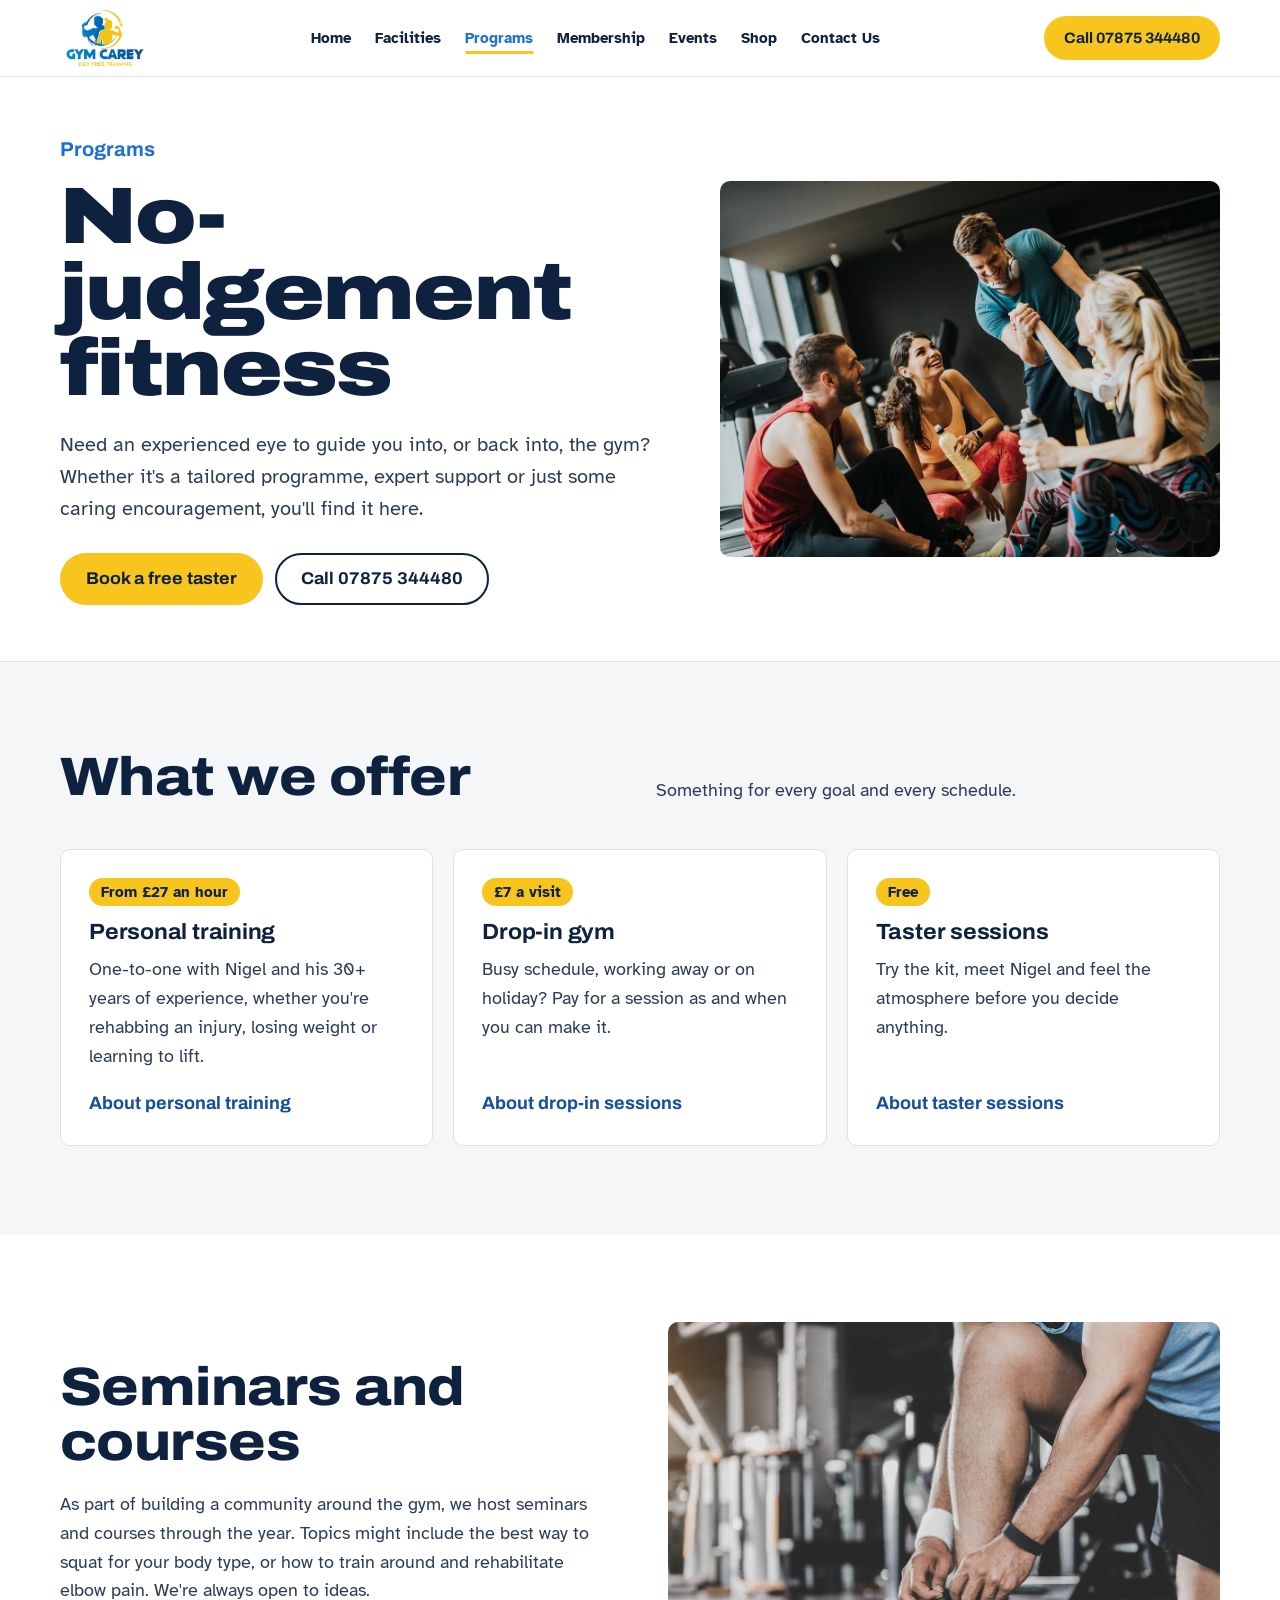
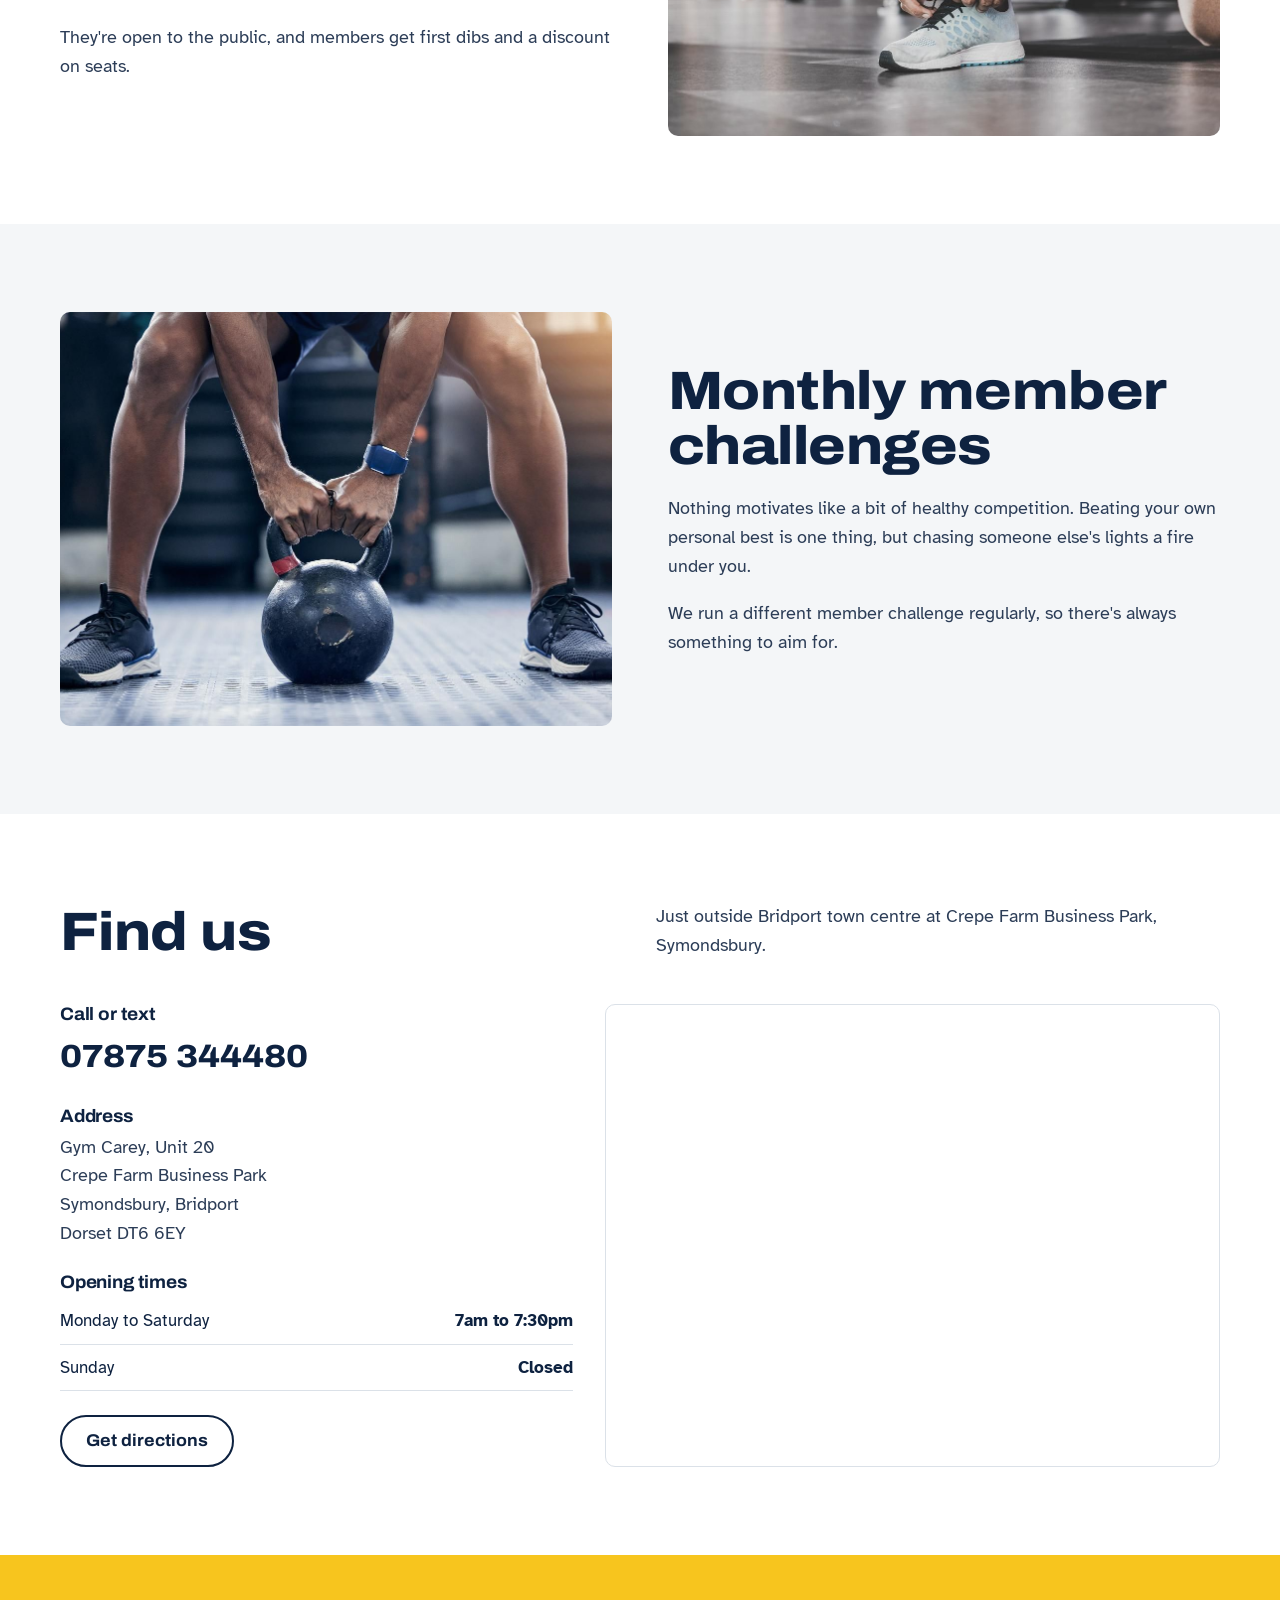
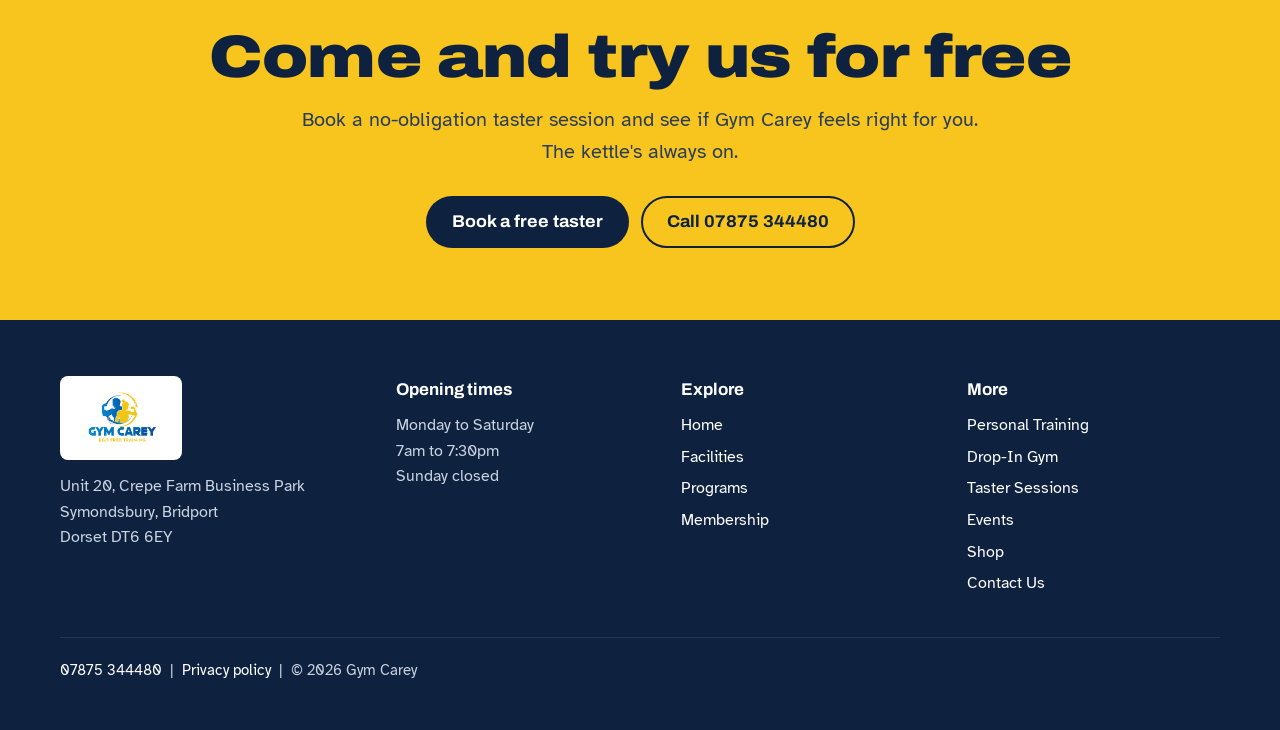
<file: no-judgement-fitness/index.html>
<!doctype html>
<html lang="en-GB">
<head>
<meta charset="utf-8">
<meta name="viewport" content="width=device-width, initial-scale=1">
<title>Programs | Gym Carey, Bridport</title>
<meta name="description" content="Personal training from £27 an hour, £7 drop-in sessions, free tasters, seminars and member challenges at Gym Carey, Bridport.">
<meta property="og:title" content="Programs | Gym Carey, Bridport">
<meta property="og:description" content="Personal training from £27 an hour, £7 drop-in sessions, free tasters, seminars and member challenges at Gym Carey, Bridport.">
<meta property="og:image" content="../images/gym-group49.jpg">
<link rel="icon" href="../images/logo.png">
<link rel="preconnect" href="https://fonts.googleapis.com">
<link rel="preconnect" href="https://fonts.gstatic.com" crossorigin>
<link href="https://fonts.googleapis.com/css2?family=Archivo:wdth,wght@62..125,500;62..125,700;62..125,800;62..125,900&family=Atkinson+Hyperlegible:ital,wght@0,400;0,700;1,400&display=swap" rel="stylesheet">
<link rel="stylesheet" href="../style.css">
<script type="application/ld+json">{"@context":"https://schema.org","@type":"ExerciseGym","name":"Gym Carey","slogan":"Ego Free Training","telephone":"+447875344480","url":"https://www.gymcarey.co.uk","address":{"@type":"PostalAddress","streetAddress":"Unit 20, Crepe Farm Business Park, Symondsbury","addressLocality":"Bridport","addressRegion":"Dorset","postalCode":"DT6 6EY","addressCountry":"GB"},"openingHoursSpecification":[{"@type":"OpeningHoursSpecification","dayOfWeek":["Monday","Tuesday","Wednesday","Thursday","Friday","Saturday"],"opens":"07:00","closes":"19:30"}],"priceRange":"£7–£28.50"}</script>
</head>
<body>
<header>
  <div class="wrap nav">
    <a class="logo" href="../" aria-label="Gym Carey home"><img src="../images/logo-crop33.png" alt="Gym Carey, Ego Free Training"></a>
    <ul id="menu"><li><a href="../">Home</a></li><li><a href="../no-judgement-gym/">Facilities</a></li><li class="has-sub"><a href="../no-judgement-fitness/" aria-current="page">Programs</a><ul class="sub"><li><a href="../sessions/personal-training/">Personal Training</a></li><li><a href="../sessions/drop-in-sessions/">Drop-In Gym</a></li><li><a href="../sessions/taster-sessions/">Taster Sessions</a></li></ul></li><li><a href="../beginner-friendly-gym/">Membership</a></li><li><a href="../events/">Events</a></li><li><a href="../shop/">Shop</a></li><li><a href="../contact/">Contact Us</a></li></ul>
    <a class="btn btn-yellow call" href="tel:07875344480">Call 07875 344480</a>
    <button class="menu-btn" aria-label="Open menu" aria-expanded="false" aria-controls="menu" onclick="var m=document.getElementById('menu');var o=m.classList.toggle('open');this.setAttribute('aria-expanded',o)"><svg width="28" height="28" viewBox="0 0 24 24" fill="none" stroke="currentColor" stroke-width="2" stroke-linecap="round"><path d="M4 7h16M4 12h16M4 17h16"/></svg></button>
  </div>
</header>
<main>
<section class="page-hero" style="padding:0"><div class="wrap">
<div><p class="kicker">Programs</p><h1>No-judgement fitness</h1><p class="lede">Need an experienced eye to guide you into, or back into, the gym? Whether it's a tailored programme, expert support or just some caring encouragement, you'll find it here.</p><div class="btn-row"><a class="btn btn-yellow" href="../contact/">Book a free taster</a><a class="btn btn-line" href="tel:07875344480">Call 07875 344480</a></div></div>
<img src="../images/gym-group49.jpg" alt="A personal trainer chatting with gym members"></div></section><section aria-labelledby="offer-h"><div class="wrap">
<div class="head"><h2 id="offer-h">What we offer</h2><p>Something for every goal and every schedule.</p></div>
<div class="cards">
<div class="card"><span class="tag">From £27 an hour</span><h3>Personal training</h3><p>One-to-one with Nigel and his 30+ years of experience, whether you're rehabbing an injury, losing weight or learning to lift.</p><a class="more" href="../sessions/personal-training/">About personal training</a></div>
<div class="card"><span class="tag">£7 a visit</span><h3>Drop-in gym</h3><p>Busy schedule, working away or on holiday? Pay for a session as and when you can make it.</p><a class="more" href="../sessions/drop-in-sessions/">About drop-in sessions</a></div>
<div class="card"><span class="tag">Free</span><h3>Taster sessions</h3><p>Try the kit, meet Nigel and feel the atmosphere before you decide anything.</p><a class="more" href="../sessions/taster-sessions/">About taster sessions</a></div>
</div>
</div></section>
<section class="white" aria-labelledby="sem-h"><div class="wrap split">
<div><h2 id="sem-h">Seminars and courses</h2><p>As part of building a community around the gym, we host seminars and courses through the year. Topics might include the best way to squat for your body type, or how to train around and rehabilitate elbow pain. We're always open to ideas.</p><p>They're open to the public, and members get first dibs and a discount on seats.</p></div>
<img src="../images/tie-shoelace-gym49.jpg" alt="Someone tying their trainers in the gym">
</div></section>
<section aria-labelledby="ch-h"><div class="wrap split">
<img src="../images/man-lifting-kettlebell5.jpg" alt="Someone lifting a kettlebell">
<div><h2 id="ch-h">Monthly member challenges</h2><p>Nothing motivates like a bit of healthy competition. Beating your own personal best is one thing, but chasing someone else's lights a fire under you.</p><p>We run a different member challenge regularly, so there's always something to aim for.</p></div>
</div></section>
<section class="white" id="find" aria-labelledby="find-h"><div class="wrap">
<div class="head"><h2 id="find-h">Find us</h2><p>Just outside Bridport town centre at Crepe Farm Business Park, Symondsbury.</p></div>
<div class="find-grid"><div class="info">
<div><h3>Call or text</h3><a class="tel" href="tel:07875344480">07875 344480</a></div>
<div><h3>Address</h3><p>Gym Carey, Unit 20<br>Crepe Farm Business Park<br>Symondsbury, Bridport<br>Dorset DT6 6EY</p></div>
<div><h3>Opening times</h3><table class="hours"><tr><td>Monday to Saturday</td><td>7am to 7:30pm</td></tr><tr><td>Sunday</td><td>Closed</td></tr></table></div>
<div><a class="btn btn-line" href="https://www.google.com/maps/search/?api=1&amp;query=Crepe+Farm+Business+Park+Symondsbury+Bridport+DT6+6EY">Get directions</a></div>
</div><div class="map"><iframe title="Map showing Gym Carey at Crepe Farm Business Park" loading="lazy" src="https://maps.google.com/maps?q=Crepe%20Farm%20Business%20Park%2C%20Symondsbury%2C%20DT6%206EY&amp;z=14&amp;output=embed"></iframe></div></div>
</div></section>
<section class="cta" aria-labelledby="cta-h">
  <div class="wrap">
    <h2 id="cta-h">Come and try us for free</h2>
    <p>Book a no-obligation taster session and see if Gym Carey feels right for you. The kettle's always on.</p>
    <div class="btn-row"><a class="btn btn-yellow" href="../contact/">Book a free taster</a><a class="btn btn-line" href="tel:07875344480">Call 07875 344480</a></div>
  </div>
</section>
</main>
<footer>
  <div class="wrap">
    <div class="foot">
      <div><img src="../images/logo.png" alt="Gym Carey, Ego Free Training"><p style="margin:0">Unit 20, Crepe Farm Business Park<br>Symondsbury, Bridport<br>Dorset DT6 6EY</p></div>
      <div><h4>Opening times</h4><p style="margin:0">Monday to Saturday<br>7am to 7:30pm<br>Sunday closed</p></div>
      <div><h4>Explore</h4><ul><li><a href="../">Home</a></li><li><a href="../no-judgement-gym/">Facilities</a></li><li><a href="../no-judgement-fitness/">Programs</a></li><li><a href="../beginner-friendly-gym/">Membership</a></li></ul></div>
      <div><h4>More</h4><ul><li><a href="../sessions/personal-training/">Personal Training</a></li><li><a href="../sessions/drop-in-sessions/">Drop-In Gym</a></li><li><a href="../sessions/taster-sessions/">Taster Sessions</a></li><li><a href="../events/">Events</a></li><li><a href="../shop/">Shop</a></li><li><a href="../contact/">Contact Us</a></li></ul></div>
    </div>
    <div class="legal"><a href="tel:07875344480">07875 344480</a> &nbsp;|&nbsp; <a href="https://www.gymcarey.co.uk/privacy">Privacy policy</a> &nbsp;|&nbsp; © 2026 Gym Carey</div>
  </div>
</footer>
<div class="mobile-bar"><a class="btn btn-line" href="tel:07875344480">Call us</a><a class="btn btn-yellow" href="../contact/">Free taster</a></div>
</body>
</html>
</file>
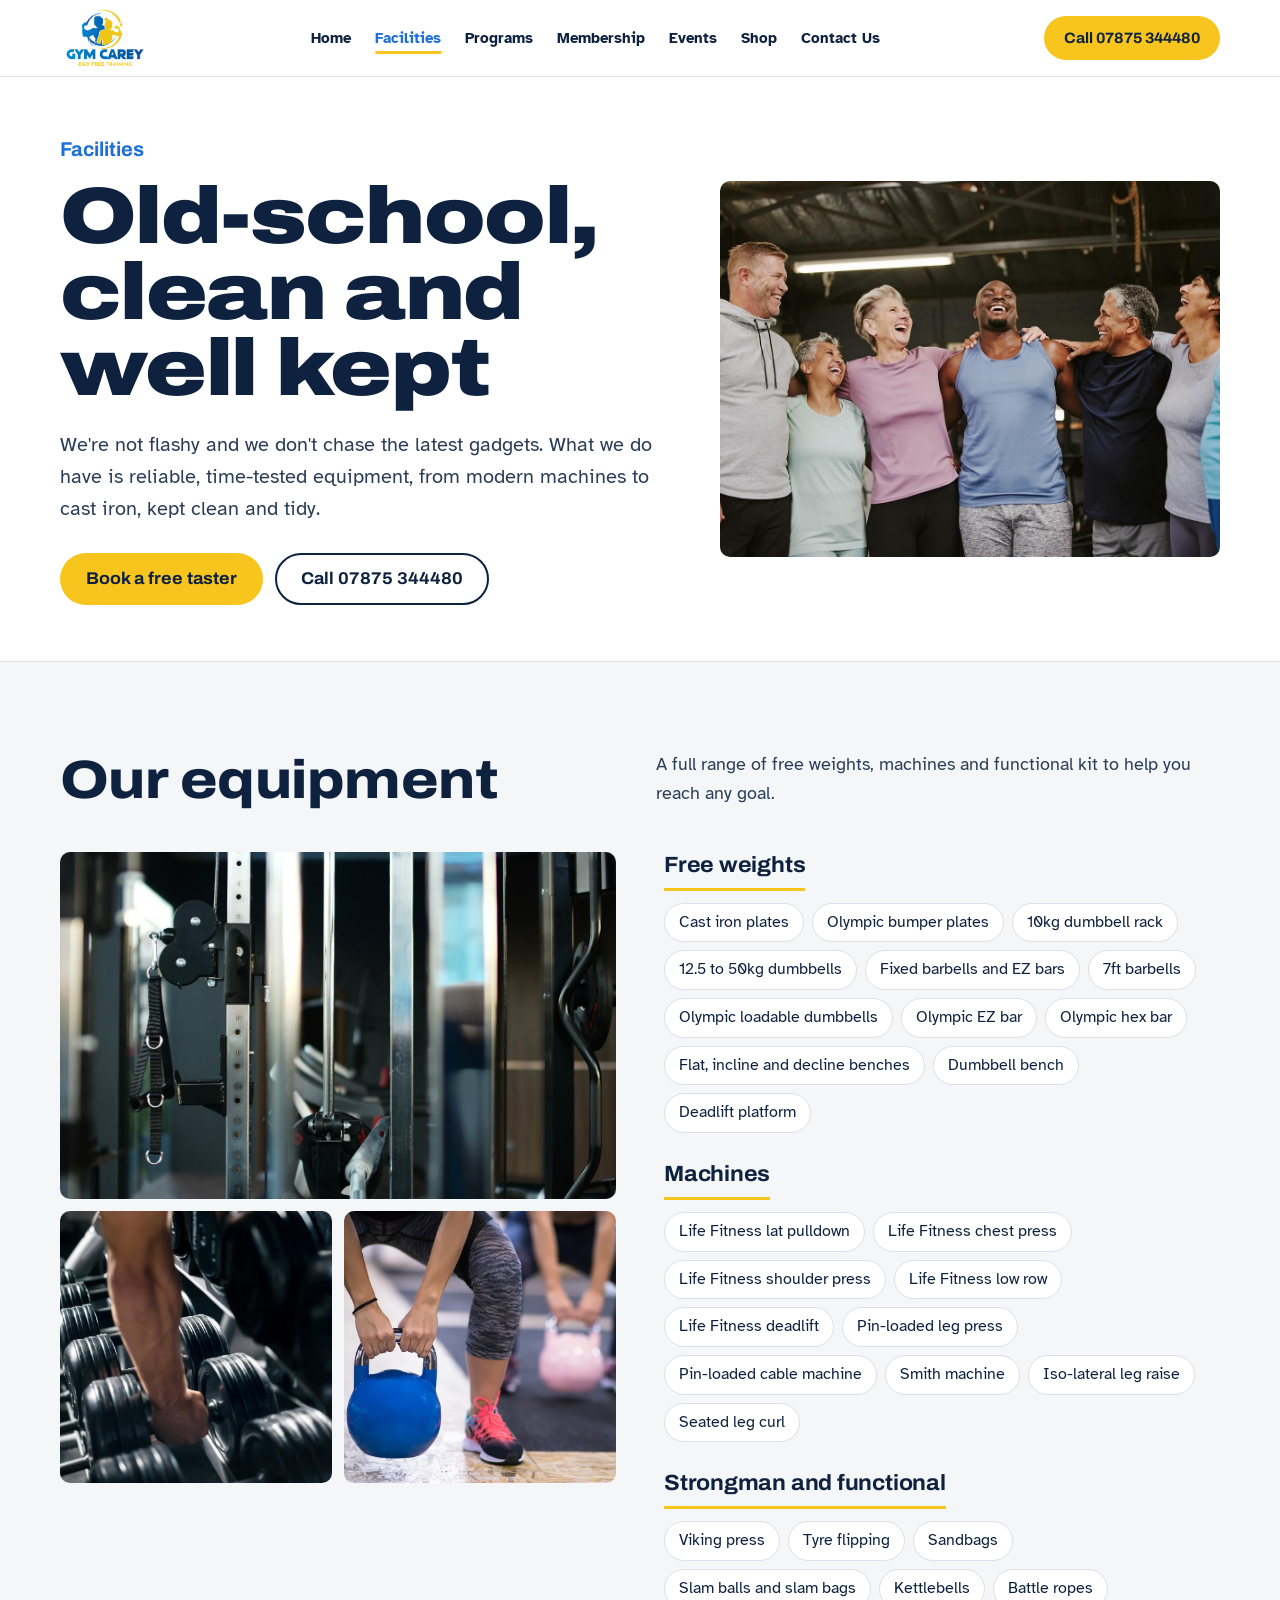
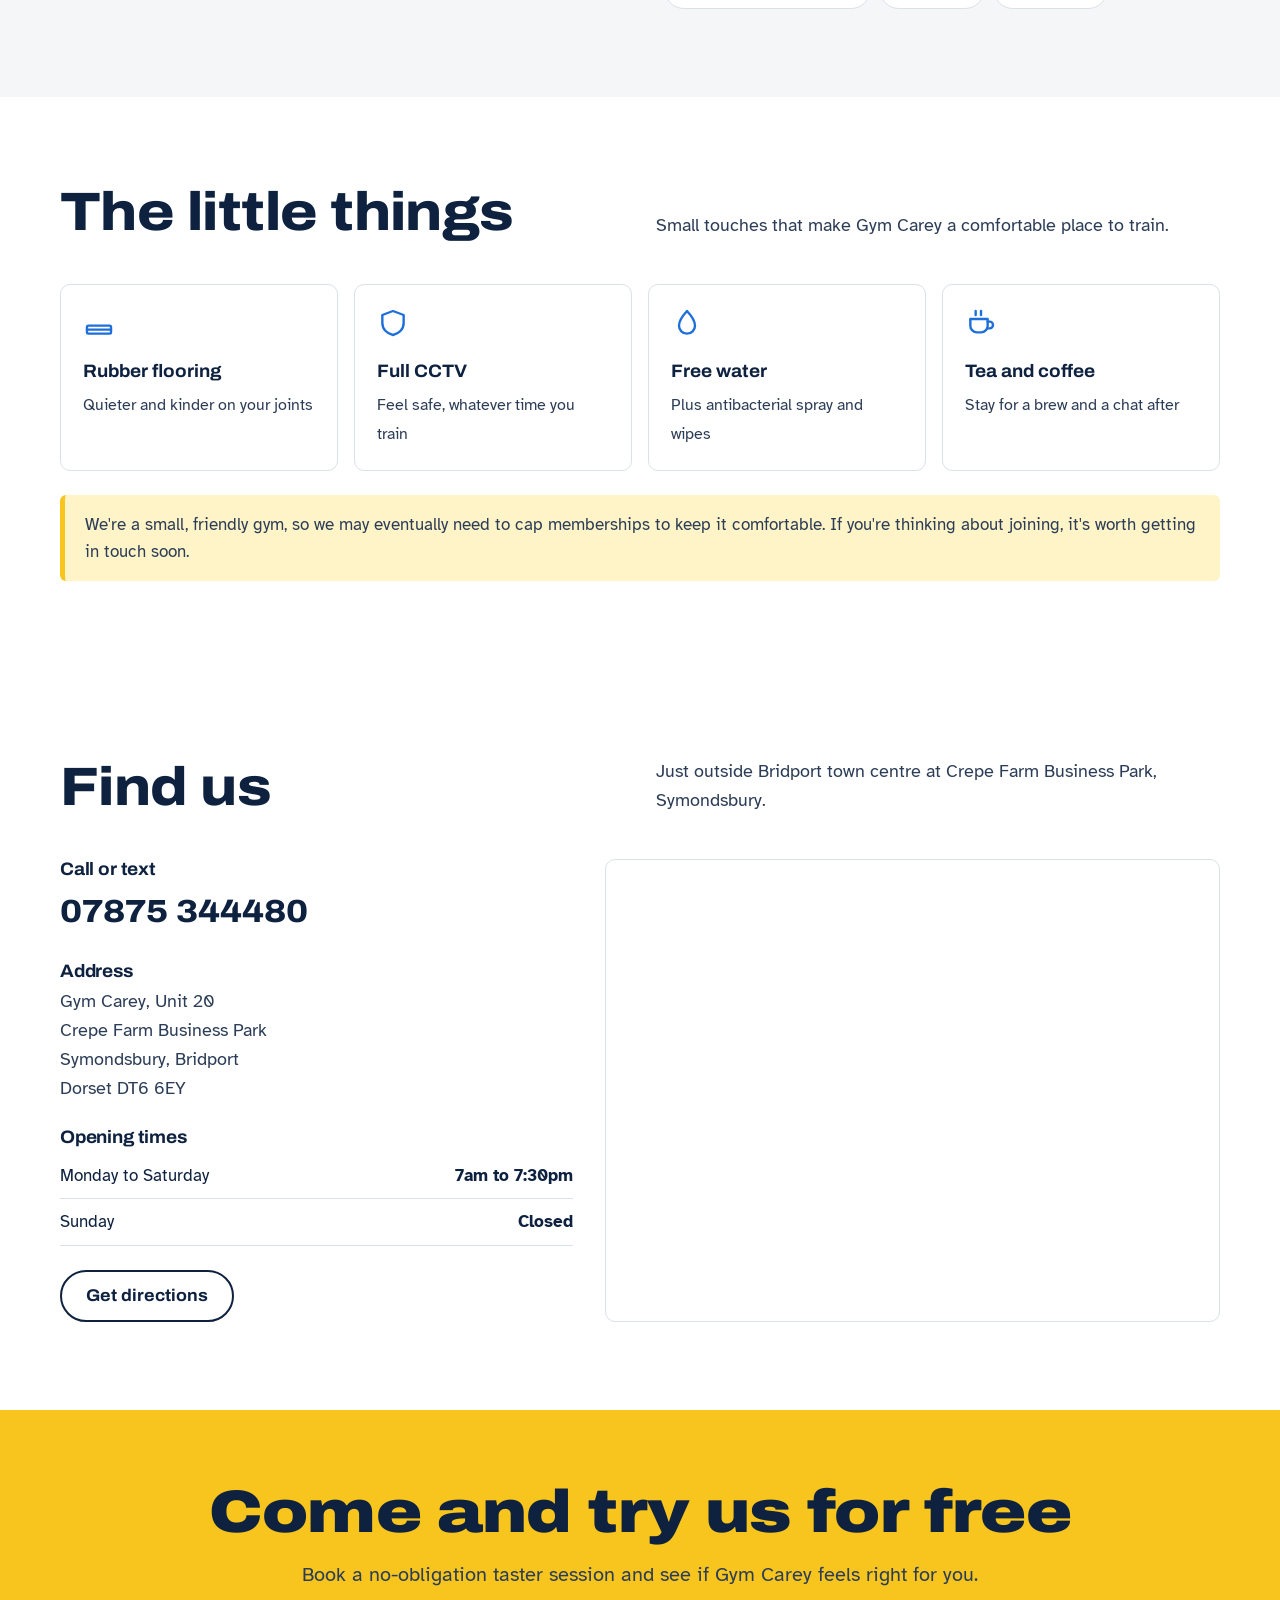
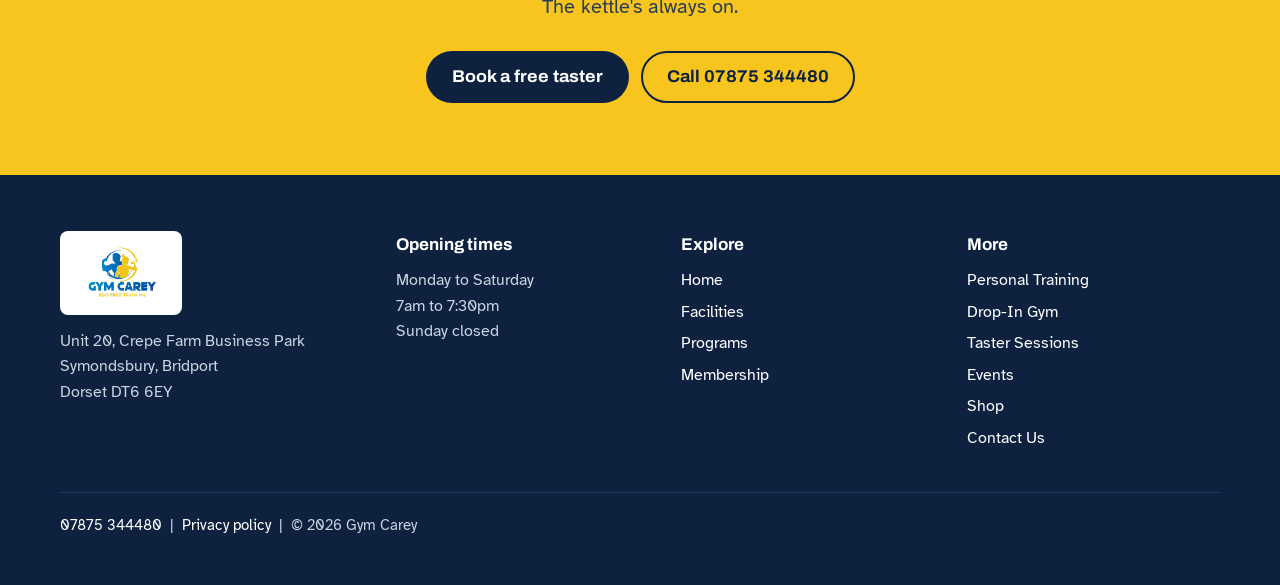
<file: no-judgement-gym/index.html>
<!doctype html>
<html lang="en-GB">
<head>
<meta charset="utf-8">
<meta name="viewport" content="width=device-width, initial-scale=1">
<title>Facilities | Gym Carey, Bridport</title>
<meta name="description" content="Old-school, clean and well-kept gym in Bridport with free weights, Life Fitness machines and strongman kit. See the full equipment list.">
<meta property="og:title" content="Facilities | Gym Carey, Bridport">
<meta property="og:description" content="Old-school, clean and well-kept gym in Bridport with free weights, Life Fitness machines and strongman kit. See the full equipment list.">
<meta property="og:image" content="../images/gym-community77.jpg">
<link rel="icon" href="../images/logo.png">
<link rel="preconnect" href="https://fonts.googleapis.com">
<link rel="preconnect" href="https://fonts.gstatic.com" crossorigin>
<link href="https://fonts.googleapis.com/css2?family=Archivo:wdth,wght@62..125,500;62..125,700;62..125,800;62..125,900&family=Atkinson+Hyperlegible:ital,wght@0,400;0,700;1,400&display=swap" rel="stylesheet">
<link rel="stylesheet" href="../style.css">
<script type="application/ld+json">{"@context":"https://schema.org","@type":"ExerciseGym","name":"Gym Carey","slogan":"Ego Free Training","telephone":"+447875344480","url":"https://www.gymcarey.co.uk","address":{"@type":"PostalAddress","streetAddress":"Unit 20, Crepe Farm Business Park, Symondsbury","addressLocality":"Bridport","addressRegion":"Dorset","postalCode":"DT6 6EY","addressCountry":"GB"},"openingHoursSpecification":[{"@type":"OpeningHoursSpecification","dayOfWeek":["Monday","Tuesday","Wednesday","Thursday","Friday","Saturday"],"opens":"07:00","closes":"19:30"}],"priceRange":"£7–£28.50"}</script>
</head>
<body>
<header>
  <div class="wrap nav">
    <a class="logo" href="../" aria-label="Gym Carey home"><img src="../images/logo-crop33.png" alt="Gym Carey, Ego Free Training"></a>
    <ul id="menu"><li><a href="../">Home</a></li><li><a href="../no-judgement-gym/" aria-current="page">Facilities</a></li><li class="has-sub"><a href="../no-judgement-fitness/">Programs</a><ul class="sub"><li><a href="../sessions/personal-training/">Personal Training</a></li><li><a href="../sessions/drop-in-sessions/">Drop-In Gym</a></li><li><a href="../sessions/taster-sessions/">Taster Sessions</a></li></ul></li><li><a href="../beginner-friendly-gym/">Membership</a></li><li><a href="../events/">Events</a></li><li><a href="../shop/">Shop</a></li><li><a href="../contact/">Contact Us</a></li></ul>
    <a class="btn btn-yellow call" href="tel:07875344480">Call 07875 344480</a>
    <button class="menu-btn" aria-label="Open menu" aria-expanded="false" aria-controls="menu" onclick="var m=document.getElementById('menu');var o=m.classList.toggle('open');this.setAttribute('aria-expanded',o)"><svg width="28" height="28" viewBox="0 0 24 24" fill="none" stroke="currentColor" stroke-width="2" stroke-linecap="round"><path d="M4 7h16M4 12h16M4 17h16"/></svg></button>
  </div>
</header>
<main>
<section class="page-hero" style="padding:0"><div class="wrap">
<div><p class="kicker">Facilities</p><h1>Old-school, clean and well kept</h1><p class="lede">We're not flashy and we don't chase the latest gadgets. What we do have is reliable, time-tested equipment, from modern machines to cast iron, kept clean and tidy.</p><div class="btn-row"><a class="btn btn-yellow" href="../contact/">Book a free taster</a><a class="btn btn-line" href="tel:07875344480">Call 07875 344480</a></div></div>
<img src="../images/gym-community77.jpg" alt="Gym members standing together, smiling"></div></section><section aria-labelledby="kit-h"><div class="wrap">
<div class="head"><h2 id="kit-h">Our equipment</h2><p>A full range of free weights, machines and functional kit to help you reach any goal.</p></div>
<div class="kit-grid">
<div class="kit-photos"><img src="../images/exercise-machine1.jpg" alt="A cable machine"><img src="../images/dumbell-rack-110.jpg" alt="A rack of dumbbells"><img src="../images/kettlebell-0117.jpg" alt="Kettlebells on the gym floor"></div>
<div class="kit-lists">
<div><h3>Free weights</h3><ul class="tags"><li>Cast iron plates</li><li>Olympic bumper plates</li><li>10kg dumbbell rack</li><li>12.5 to 50kg dumbbells</li><li>Fixed barbells and EZ bars</li><li>7ft barbells</li><li>Olympic loadable dumbbells</li><li>Olympic EZ bar</li><li>Olympic hex bar</li><li>Flat, incline and decline benches</li><li>Dumbbell bench</li><li>Deadlift platform</li></ul></div>
<div><h3>Machines</h3><ul class="tags"><li>Life Fitness lat pulldown</li><li>Life Fitness chest press</li><li>Life Fitness shoulder press</li><li>Life Fitness low row</li><li>Life Fitness deadlift</li><li>Pin-loaded leg press</li><li>Pin-loaded cable machine</li><li>Smith machine</li><li>Iso-lateral leg raise</li><li>Seated leg curl</li></ul></div>
<div><h3>Strongman and functional</h3><ul class="tags"><li>Viking press</li><li>Tyre flipping</li><li>Sandbags</li><li>Slam balls and slam bags</li><li>Kettlebells</li><li>Battle ropes</li></ul></div>
</div></div></div></section>
<section class="white" aria-labelledby="ex-h"><div class="wrap">
<div class="head"><h2 id="ex-h">The little things</h2><p>Small touches that make Gym Carey a comfortable place to train.</p></div>
<div class="extras">
<div class="extra"><svg viewBox="0 0 24 24" fill="none" stroke="currentColor" stroke-width="1.8" stroke-linecap="round" stroke-linejoin="round"><rect x="3" y="14" width="18" height="6" rx="1"/><path d="M3 17h18"/></svg><strong>Rubber flooring</strong><span>Quieter and kinder on your joints</span></div>
<div class="extra"><svg viewBox="0 0 24 24" fill="none" stroke="currentColor" stroke-width="1.8" stroke-linecap="round" stroke-linejoin="round"><path d="M12 3 4 6v6c0 4.5 3.4 8 8 9 4.6-1 8-4.5 8-9V6z"/></svg><strong>Full CCTV</strong><span>Feel safe, whatever time you train</span></div>
<div class="extra"><svg viewBox="0 0 24 24" fill="none" stroke="currentColor" stroke-width="1.8" stroke-linecap="round" stroke-linejoin="round"><path d="M12 3s6 6.5 6 11a6 6 0 0 1-12 0c0-4.5 6-11 6-11z"/></svg><strong>Free water</strong><span>Plus antibacterial spray and wipes</span></div>
<div class="extra"><svg viewBox="0 0 24 24" fill="none" stroke="currentColor" stroke-width="1.8" stroke-linecap="round" stroke-linejoin="round"><path d="M4 9h13v5a5 5 0 0 1-5 5H9a5 5 0 0 1-5-5z"/><path d="M17 11h1.5a2.5 2.5 0 0 1 0 5H17"/><path d="M8 3v3M12 3v3"/></svg><strong>Tea and coffee</strong><span>Stay for a brew and a chat after</span></div>
</div>
<p class="note">We're a small, friendly gym, so we may eventually need to cap memberships to keep it comfortable. If you're thinking about joining, it's worth getting in touch soon.</p>
</div></section>
<section class="white" id="find" aria-labelledby="find-h"><div class="wrap">
<div class="head"><h2 id="find-h">Find us</h2><p>Just outside Bridport town centre at Crepe Farm Business Park, Symondsbury.</p></div>
<div class="find-grid"><div class="info">
<div><h3>Call or text</h3><a class="tel" href="tel:07875344480">07875 344480</a></div>
<div><h3>Address</h3><p>Gym Carey, Unit 20<br>Crepe Farm Business Park<br>Symondsbury, Bridport<br>Dorset DT6 6EY</p></div>
<div><h3>Opening times</h3><table class="hours"><tr><td>Monday to Saturday</td><td>7am to 7:30pm</td></tr><tr><td>Sunday</td><td>Closed</td></tr></table></div>
<div><a class="btn btn-line" href="https://www.google.com/maps/search/?api=1&amp;query=Crepe+Farm+Business+Park+Symondsbury+Bridport+DT6+6EY">Get directions</a></div>
</div><div class="map"><iframe title="Map showing Gym Carey at Crepe Farm Business Park" loading="lazy" src="https://maps.google.com/maps?q=Crepe%20Farm%20Business%20Park%2C%20Symondsbury%2C%20DT6%206EY&amp;z=14&amp;output=embed"></iframe></div></div>
</div></section>
<section class="cta" aria-labelledby="cta-h">
  <div class="wrap">
    <h2 id="cta-h">Come and try us for free</h2>
    <p>Book a no-obligation taster session and see if Gym Carey feels right for you. The kettle's always on.</p>
    <div class="btn-row"><a class="btn btn-yellow" href="../contact/">Book a free taster</a><a class="btn btn-line" href="tel:07875344480">Call 07875 344480</a></div>
  </div>
</section>
</main>
<footer>
  <div class="wrap">
    <div class="foot">
      <div><img src="../images/logo.png" alt="Gym Carey, Ego Free Training"><p style="margin:0">Unit 20, Crepe Farm Business Park<br>Symondsbury, Bridport<br>Dorset DT6 6EY</p></div>
      <div><h4>Opening times</h4><p style="margin:0">Monday to Saturday<br>7am to 7:30pm<br>Sunday closed</p></div>
      <div><h4>Explore</h4><ul><li><a href="../">Home</a></li><li><a href="../no-judgement-gym/">Facilities</a></li><li><a href="../no-judgement-fitness/">Programs</a></li><li><a href="../beginner-friendly-gym/">Membership</a></li></ul></div>
      <div><h4>More</h4><ul><li><a href="../sessions/personal-training/">Personal Training</a></li><li><a href="../sessions/drop-in-sessions/">Drop-In Gym</a></li><li><a href="../sessions/taster-sessions/">Taster Sessions</a></li><li><a href="../events/">Events</a></li><li><a href="../shop/">Shop</a></li><li><a href="../contact/">Contact Us</a></li></ul></div>
    </div>
    <div class="legal"><a href="tel:07875344480">07875 344480</a> &nbsp;|&nbsp; <a href="https://www.gymcarey.co.uk/privacy">Privacy policy</a> &nbsp;|&nbsp; © 2026 Gym Carey</div>
  </div>
</footer>
<div class="mobile-bar"><a class="btn btn-line" href="tel:07875344480">Call us</a><a class="btn btn-yellow" href="../contact/">Free taster</a></div>
</body>
</html>
</file>
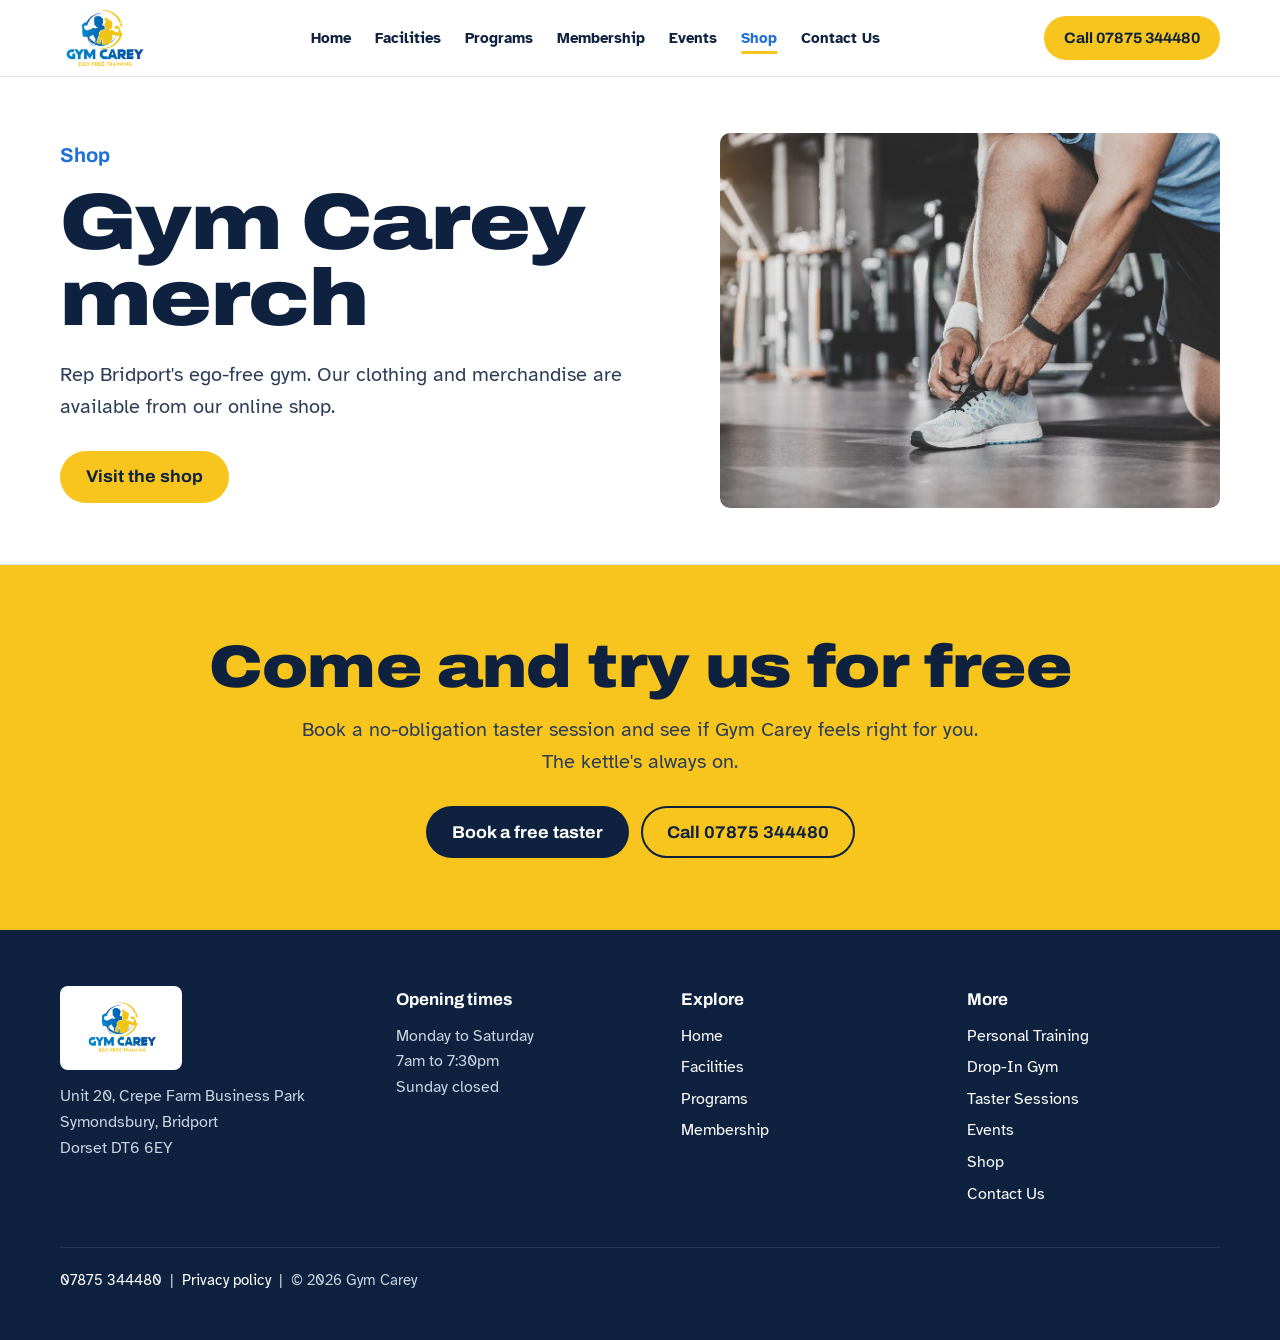
<file: shop/index.html>
<!doctype html>
<html lang="en-GB">
<head>
<meta charset="utf-8">
<meta name="viewport" content="width=device-width, initial-scale=1">
<title>Shop | Gym Carey Merch</title>
<meta name="description" content="Gym Carey clothing and merchandise. Rep the ego-free gym.">
<meta property="og:title" content="Shop | Gym Carey Merch">
<meta property="og:description" content="Gym Carey clothing and merchandise. Rep the ego-free gym.">
<meta property="og:image" content="../images/tie-shoelace-gym49.jpg">
<link rel="icon" href="../images/logo.png">
<link rel="preconnect" href="https://fonts.googleapis.com">
<link rel="preconnect" href="https://fonts.gstatic.com" crossorigin>
<link href="https://fonts.googleapis.com/css2?family=Archivo:wdth,wght@62..125,500;62..125,700;62..125,800;62..125,900&family=Atkinson+Hyperlegible:ital,wght@0,400;0,700;1,400&display=swap" rel="stylesheet">
<link rel="stylesheet" href="../style.css">
<script type="application/ld+json">{"@context":"https://schema.org","@type":"ExerciseGym","name":"Gym Carey","slogan":"Ego Free Training","telephone":"+447875344480","url":"https://www.gymcarey.co.uk","address":{"@type":"PostalAddress","streetAddress":"Unit 20, Crepe Farm Business Park, Symondsbury","addressLocality":"Bridport","addressRegion":"Dorset","postalCode":"DT6 6EY","addressCountry":"GB"},"openingHoursSpecification":[{"@type":"OpeningHoursSpecification","dayOfWeek":["Monday","Tuesday","Wednesday","Thursday","Friday","Saturday"],"opens":"07:00","closes":"19:30"}],"priceRange":"£7–£28.50"}</script>
</head>
<body>
<header>
  <div class="wrap nav">
    <a class="logo" href="../" aria-label="Gym Carey home"><img src="../images/logo-crop33.png" alt="Gym Carey, Ego Free Training"></a>
    <ul id="menu"><li><a href="../">Home</a></li><li><a href="../no-judgement-gym/">Facilities</a></li><li class="has-sub"><a href="../no-judgement-fitness/">Programs</a><ul class="sub"><li><a href="../sessions/personal-training/">Personal Training</a></li><li><a href="../sessions/drop-in-sessions/">Drop-In Gym</a></li><li><a href="../sessions/taster-sessions/">Taster Sessions</a></li></ul></li><li><a href="../beginner-friendly-gym/">Membership</a></li><li><a href="../events/">Events</a></li><li><a href="../shop/" aria-current="page">Shop</a></li><li><a href="../contact/">Contact Us</a></li></ul>
    <a class="btn btn-yellow call" href="tel:07875344480">Call 07875 344480</a>
    <button class="menu-btn" aria-label="Open menu" aria-expanded="false" aria-controls="menu" onclick="var m=document.getElementById('menu');var o=m.classList.toggle('open');this.setAttribute('aria-expanded',o)"><svg width="28" height="28" viewBox="0 0 24 24" fill="none" stroke="currentColor" stroke-width="2" stroke-linecap="round"><path d="M4 7h16M4 12h16M4 17h16"/></svg></button>
  </div>
</header>
<main>
<section class="page-hero" style="padding:0"><div class="wrap">
<div><p class="kicker">Shop</p><h1>Gym Carey merch</h1><p class="lede">Rep Bridport's ego-free gym. Our clothing and merchandise are available from our online shop.</p><div class="btn-row"><a class="btn btn-yellow" href="https://gymcarey.epic-merch.com/">Visit the shop</a></div></div>
<img src="../images/tie-shoelace-gym49.jpg" alt="Someone tying their trainers in the gym"></div></section>
<section class="cta" aria-labelledby="cta-h">
  <div class="wrap">
    <h2 id="cta-h">Come and try us for free</h2>
    <p>Book a no-obligation taster session and see if Gym Carey feels right for you. The kettle's always on.</p>
    <div class="btn-row"><a class="btn btn-yellow" href="../contact/">Book a free taster</a><a class="btn btn-line" href="tel:07875344480">Call 07875 344480</a></div>
  </div>
</section>
</main>
<footer>
  <div class="wrap">
    <div class="foot">
      <div><img src="../images/logo.png" alt="Gym Carey, Ego Free Training"><p style="margin:0">Unit 20, Crepe Farm Business Park<br>Symondsbury, Bridport<br>Dorset DT6 6EY</p></div>
      <div><h4>Opening times</h4><p style="margin:0">Monday to Saturday<br>7am to 7:30pm<br>Sunday closed</p></div>
      <div><h4>Explore</h4><ul><li><a href="../">Home</a></li><li><a href="../no-judgement-gym/">Facilities</a></li><li><a href="../no-judgement-fitness/">Programs</a></li><li><a href="../beginner-friendly-gym/">Membership</a></li></ul></div>
      <div><h4>More</h4><ul><li><a href="../sessions/personal-training/">Personal Training</a></li><li><a href="../sessions/drop-in-sessions/">Drop-In Gym</a></li><li><a href="../sessions/taster-sessions/">Taster Sessions</a></li><li><a href="../events/">Events</a></li><li><a href="../shop/">Shop</a></li><li><a href="../contact/">Contact Us</a></li></ul></div>
    </div>
    <div class="legal"><a href="tel:07875344480">07875 344480</a> &nbsp;|&nbsp; <a href="https://www.gymcarey.co.uk/privacy">Privacy policy</a> &nbsp;|&nbsp; © 2026 Gym Carey</div>
  </div>
</footer>
<div class="mobile-bar"><a class="btn btn-line" href="tel:07875344480">Call us</a><a class="btn btn-yellow" href="../contact/">Free taster</a></div>
</body>
</html>
</file>
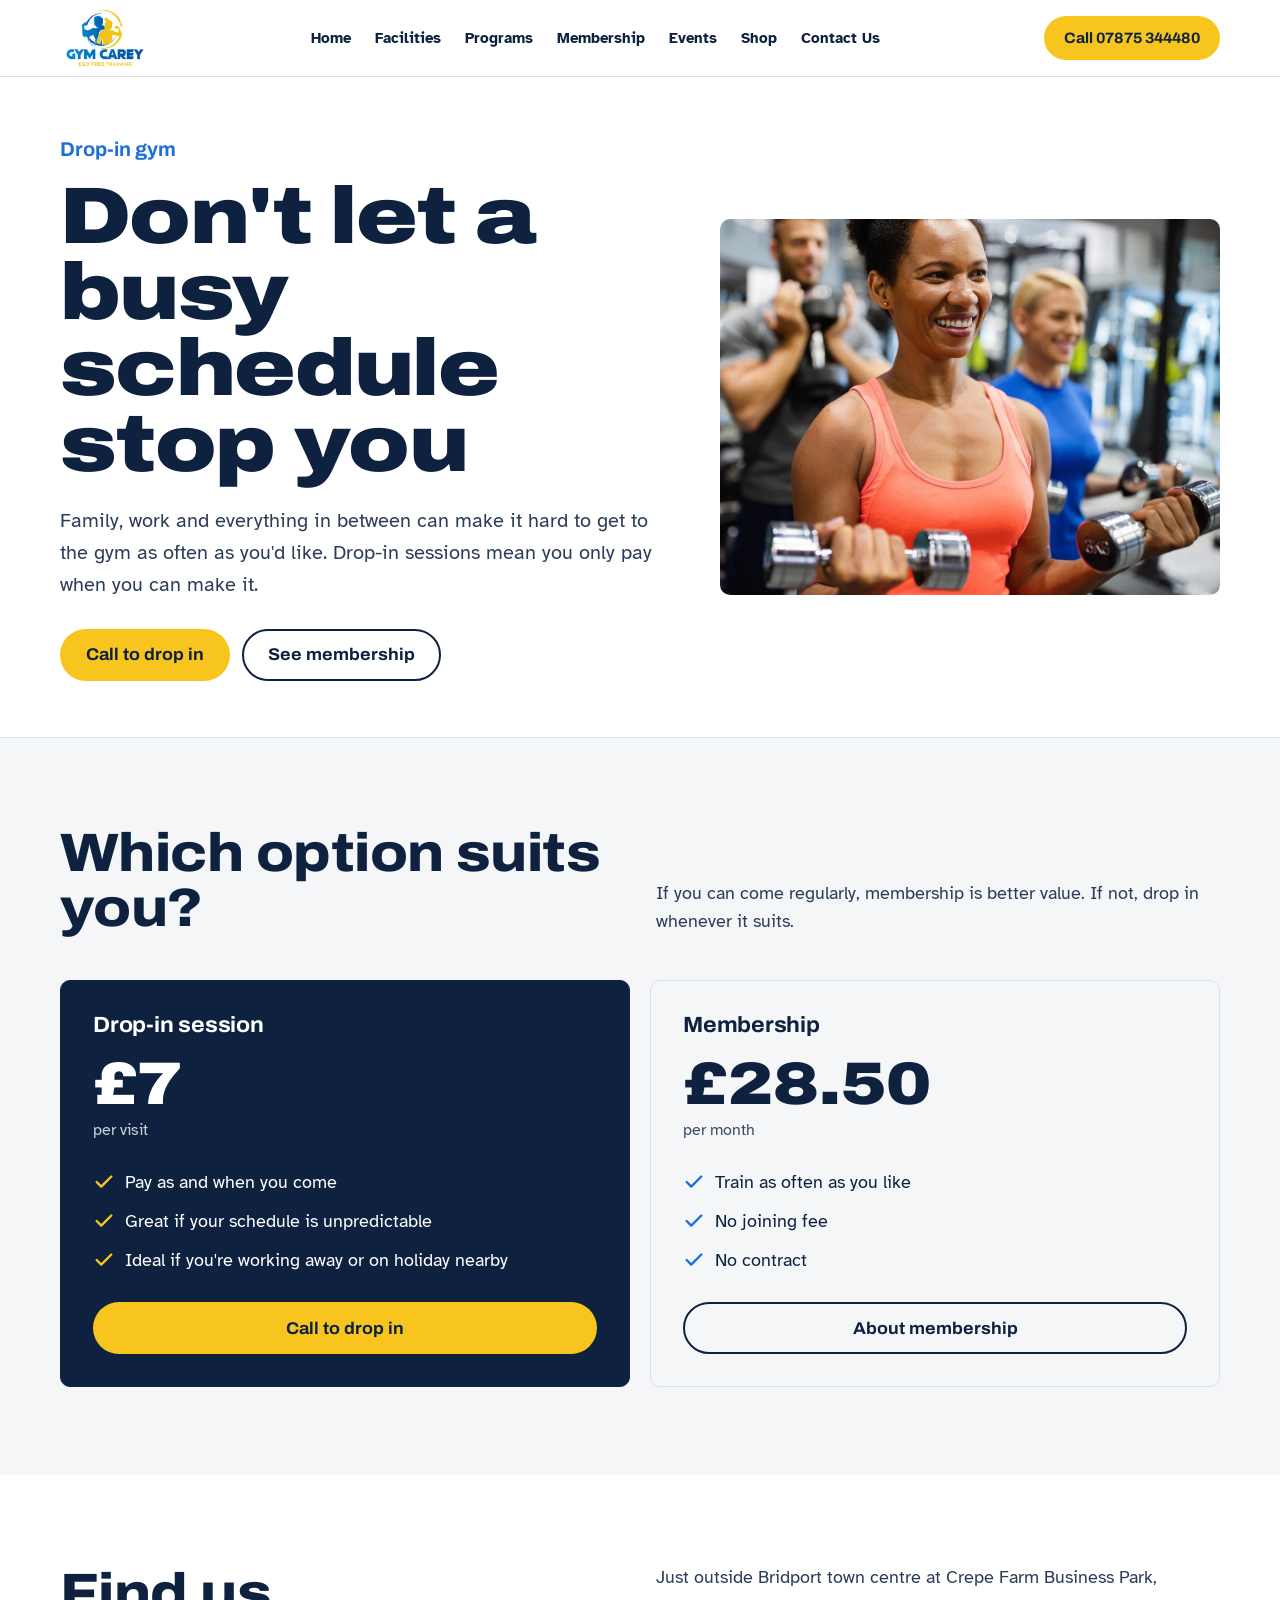
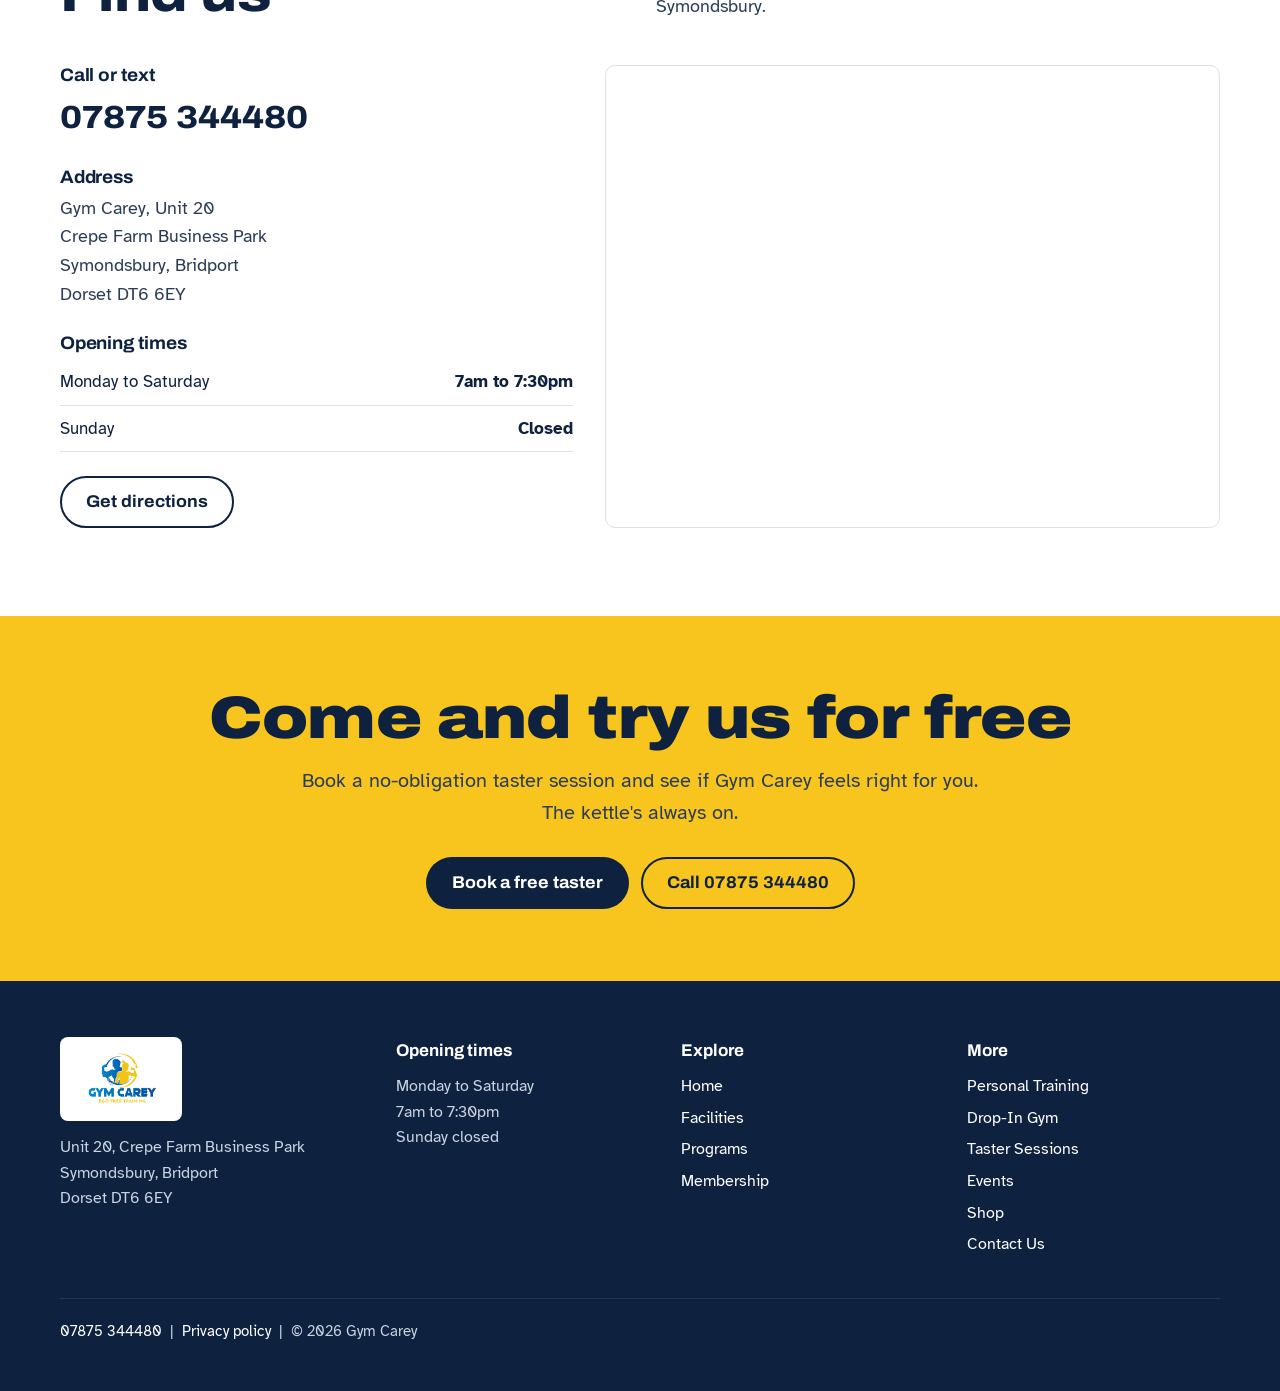
<file: sessions/drop-in-sessions/index.html>
<!doctype html>
<html lang="en-GB">
<head>
<meta charset="utf-8">
<meta name="viewport" content="width=device-width, initial-scale=1">
<title>Drop-In Gym Sessions | Gym Carey, Bridport</title>
<meta name="description" content="Pay-as-you-go drop-in gym sessions in Bridport for £7 a visit. Ideal for busy schedules, working away or holidays.">
<meta property="og:title" content="Drop-In Gym Sessions | Gym Carey, Bridport">
<meta property="og:description" content="Pay-as-you-go drop-in gym sessions in Bridport for £7 a visit. Ideal for busy schedules, working away or holidays.">
<meta property="og:image" content="../../images/woman-lifting-weights-0155.jpg">
<link rel="icon" href="../../images/logo.png">
<link rel="preconnect" href="https://fonts.googleapis.com">
<link rel="preconnect" href="https://fonts.gstatic.com" crossorigin>
<link href="https://fonts.googleapis.com/css2?family=Archivo:wdth,wght@62..125,500;62..125,700;62..125,800;62..125,900&family=Atkinson+Hyperlegible:ital,wght@0,400;0,700;1,400&display=swap" rel="stylesheet">
<link rel="stylesheet" href="../../style.css">
<script type="application/ld+json">{"@context":"https://schema.org","@type":"ExerciseGym","name":"Gym Carey","slogan":"Ego Free Training","telephone":"+447875344480","url":"https://www.gymcarey.co.uk","address":{"@type":"PostalAddress","streetAddress":"Unit 20, Crepe Farm Business Park, Symondsbury","addressLocality":"Bridport","addressRegion":"Dorset","postalCode":"DT6 6EY","addressCountry":"GB"},"openingHoursSpecification":[{"@type":"OpeningHoursSpecification","dayOfWeek":["Monday","Tuesday","Wednesday","Thursday","Friday","Saturday"],"opens":"07:00","closes":"19:30"}],"priceRange":"£7–£28.50"}</script>
</head>
<body>
<header>
  <div class="wrap nav">
    <a class="logo" href="../../" aria-label="Gym Carey home"><img src="../../images/logo-crop33.png" alt="Gym Carey, Ego Free Training"></a>
    <ul id="menu"><li><a href="../../">Home</a></li><li><a href="../../no-judgement-gym/">Facilities</a></li><li class="has-sub"><a href="../../no-judgement-fitness/">Programs</a><ul class="sub"><li><a href="../../sessions/personal-training/">Personal Training</a></li><li><a href="../../sessions/drop-in-sessions/" aria-current="page">Drop-In Gym</a></li><li><a href="../../sessions/taster-sessions/">Taster Sessions</a></li></ul></li><li><a href="../../beginner-friendly-gym/">Membership</a></li><li><a href="../../events/">Events</a></li><li><a href="../../shop/">Shop</a></li><li><a href="../../contact/">Contact Us</a></li></ul>
    <a class="btn btn-yellow call" href="tel:07875344480">Call 07875 344480</a>
    <button class="menu-btn" aria-label="Open menu" aria-expanded="false" aria-controls="menu" onclick="var m=document.getElementById('menu');var o=m.classList.toggle('open');this.setAttribute('aria-expanded',o)"><svg width="28" height="28" viewBox="0 0 24 24" fill="none" stroke="currentColor" stroke-width="2" stroke-linecap="round"><path d="M4 7h16M4 12h16M4 17h16"/></svg></button>
  </div>
</header>
<main>
<section class="page-hero" style="padding:0"><div class="wrap">
<div><p class="kicker">Drop-in gym</p><h1>Don't let a busy schedule stop you</h1><p class="lede">Family, work and everything in between can make it hard to get to the gym as often as you'd like. Drop-in sessions mean you only pay when you can make it.</p><div class="btn-row"><a class="btn btn-yellow" href="tel:07875344480">Call to drop in</a><a class="btn btn-line" href="../../beginner-friendly-gym/">See membership</a></div></div>
<img src="../../images/woman-lifting-weights-0155.jpg" alt="A woman lifting weights"></div></section><section aria-labelledby="di-h"><div class="wrap">
<div class="head"><h2 id="di-h">Which option suits you?</h2><p>If you can come regularly, membership is better value. If not, drop in whenever it suits.</p></div>
<div class="price-grid two">
<div class="plan main"><h3>Drop-in session</h3><div class="amount">£7</div><div class="per">per visit</div><ul class="ticks"><li>Pay as and when you come</li><li>Great if your schedule is unpredictable</li><li>Ideal if you're working away or on holiday nearby</li></ul><a class="btn btn-yellow" href="tel:07875344480">Call to drop in</a></div>
<div class="plan"><h3>Membership</h3><div class="amount">£28.50</div><div class="per">per month</div><ul class="ticks"><li>Train as often as you like</li><li>No joining fee</li><li>No contract</li></ul><a class="btn btn-line" href="../../beginner-friendly-gym/">About membership</a></div>
</div></div></section>
<section class="white" id="find" aria-labelledby="find-h"><div class="wrap">
<div class="head"><h2 id="find-h">Find us</h2><p>Just outside Bridport town centre at Crepe Farm Business Park, Symondsbury.</p></div>
<div class="find-grid"><div class="info">
<div><h3>Call or text</h3><a class="tel" href="tel:07875344480">07875 344480</a></div>
<div><h3>Address</h3><p>Gym Carey, Unit 20<br>Crepe Farm Business Park<br>Symondsbury, Bridport<br>Dorset DT6 6EY</p></div>
<div><h3>Opening times</h3><table class="hours"><tr><td>Monday to Saturday</td><td>7am to 7:30pm</td></tr><tr><td>Sunday</td><td>Closed</td></tr></table></div>
<div><a class="btn btn-line" href="https://www.google.com/maps/search/?api=1&amp;query=Crepe+Farm+Business+Park+Symondsbury+Bridport+DT6+6EY">Get directions</a></div>
</div><div class="map"><iframe title="Map showing Gym Carey at Crepe Farm Business Park" loading="lazy" src="https://maps.google.com/maps?q=Crepe%20Farm%20Business%20Park%2C%20Symondsbury%2C%20DT6%206EY&amp;z=14&amp;output=embed"></iframe></div></div>
</div></section>
<section class="cta" aria-labelledby="cta-h">
  <div class="wrap">
    <h2 id="cta-h">Come and try us for free</h2>
    <p>Book a no-obligation taster session and see if Gym Carey feels right for you. The kettle's always on.</p>
    <div class="btn-row"><a class="btn btn-yellow" href="../../contact/">Book a free taster</a><a class="btn btn-line" href="tel:07875344480">Call 07875 344480</a></div>
  </div>
</section>
</main>
<footer>
  <div class="wrap">
    <div class="foot">
      <div><img src="../../images/logo.png" alt="Gym Carey, Ego Free Training"><p style="margin:0">Unit 20, Crepe Farm Business Park<br>Symondsbury, Bridport<br>Dorset DT6 6EY</p></div>
      <div><h4>Opening times</h4><p style="margin:0">Monday to Saturday<br>7am to 7:30pm<br>Sunday closed</p></div>
      <div><h4>Explore</h4><ul><li><a href="../../">Home</a></li><li><a href="../../no-judgement-gym/">Facilities</a></li><li><a href="../../no-judgement-fitness/">Programs</a></li><li><a href="../../beginner-friendly-gym/">Membership</a></li></ul></div>
      <div><h4>More</h4><ul><li><a href="../../sessions/personal-training/">Personal Training</a></li><li><a href="../../sessions/drop-in-sessions/">Drop-In Gym</a></li><li><a href="../../sessions/taster-sessions/">Taster Sessions</a></li><li><a href="../../events/">Events</a></li><li><a href="../../shop/">Shop</a></li><li><a href="../../contact/">Contact Us</a></li></ul></div>
    </div>
    <div class="legal"><a href="tel:07875344480">07875 344480</a> &nbsp;|&nbsp; <a href="https://www.gymcarey.co.uk/privacy">Privacy policy</a> &nbsp;|&nbsp; © 2026 Gym Carey</div>
  </div>
</footer>
<div class="mobile-bar"><a class="btn btn-line" href="tel:07875344480">Call us</a><a class="btn btn-yellow" href="../../contact/">Free taster</a></div>
</body>
</html>
</file>
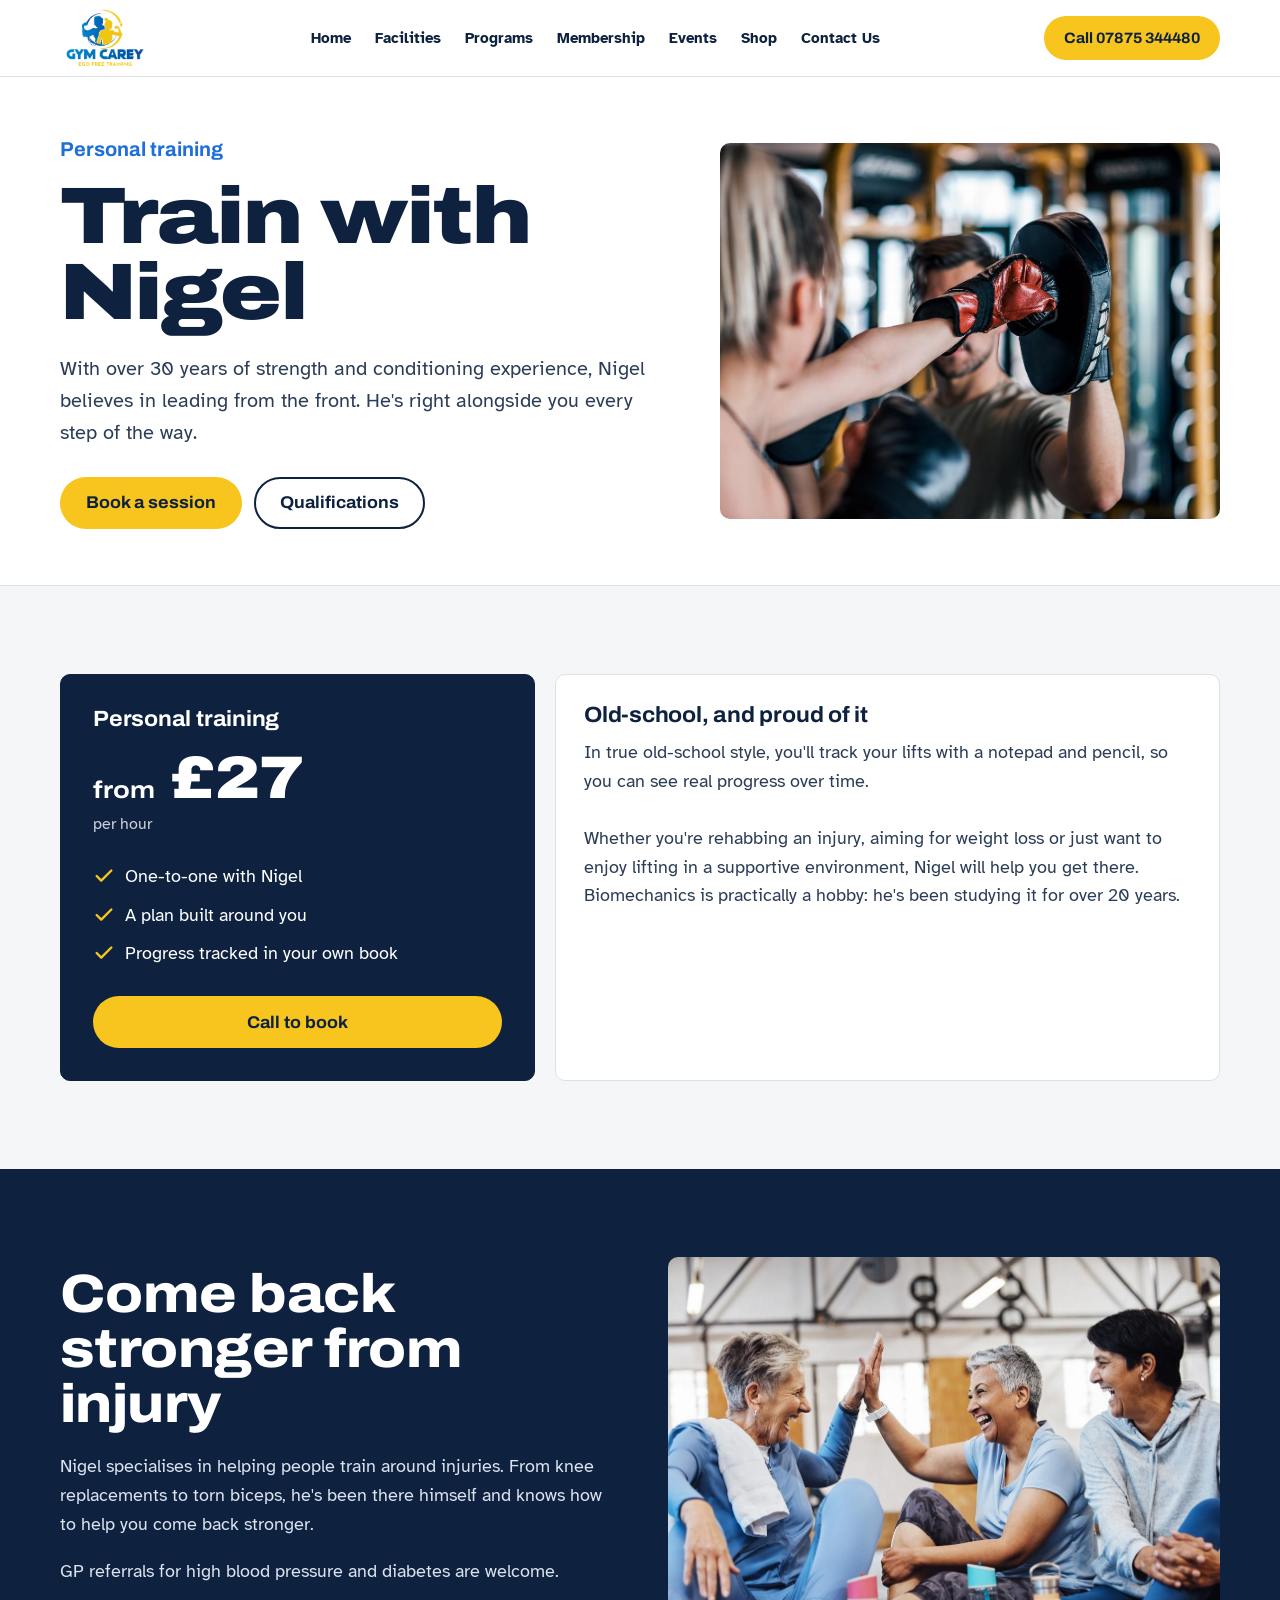
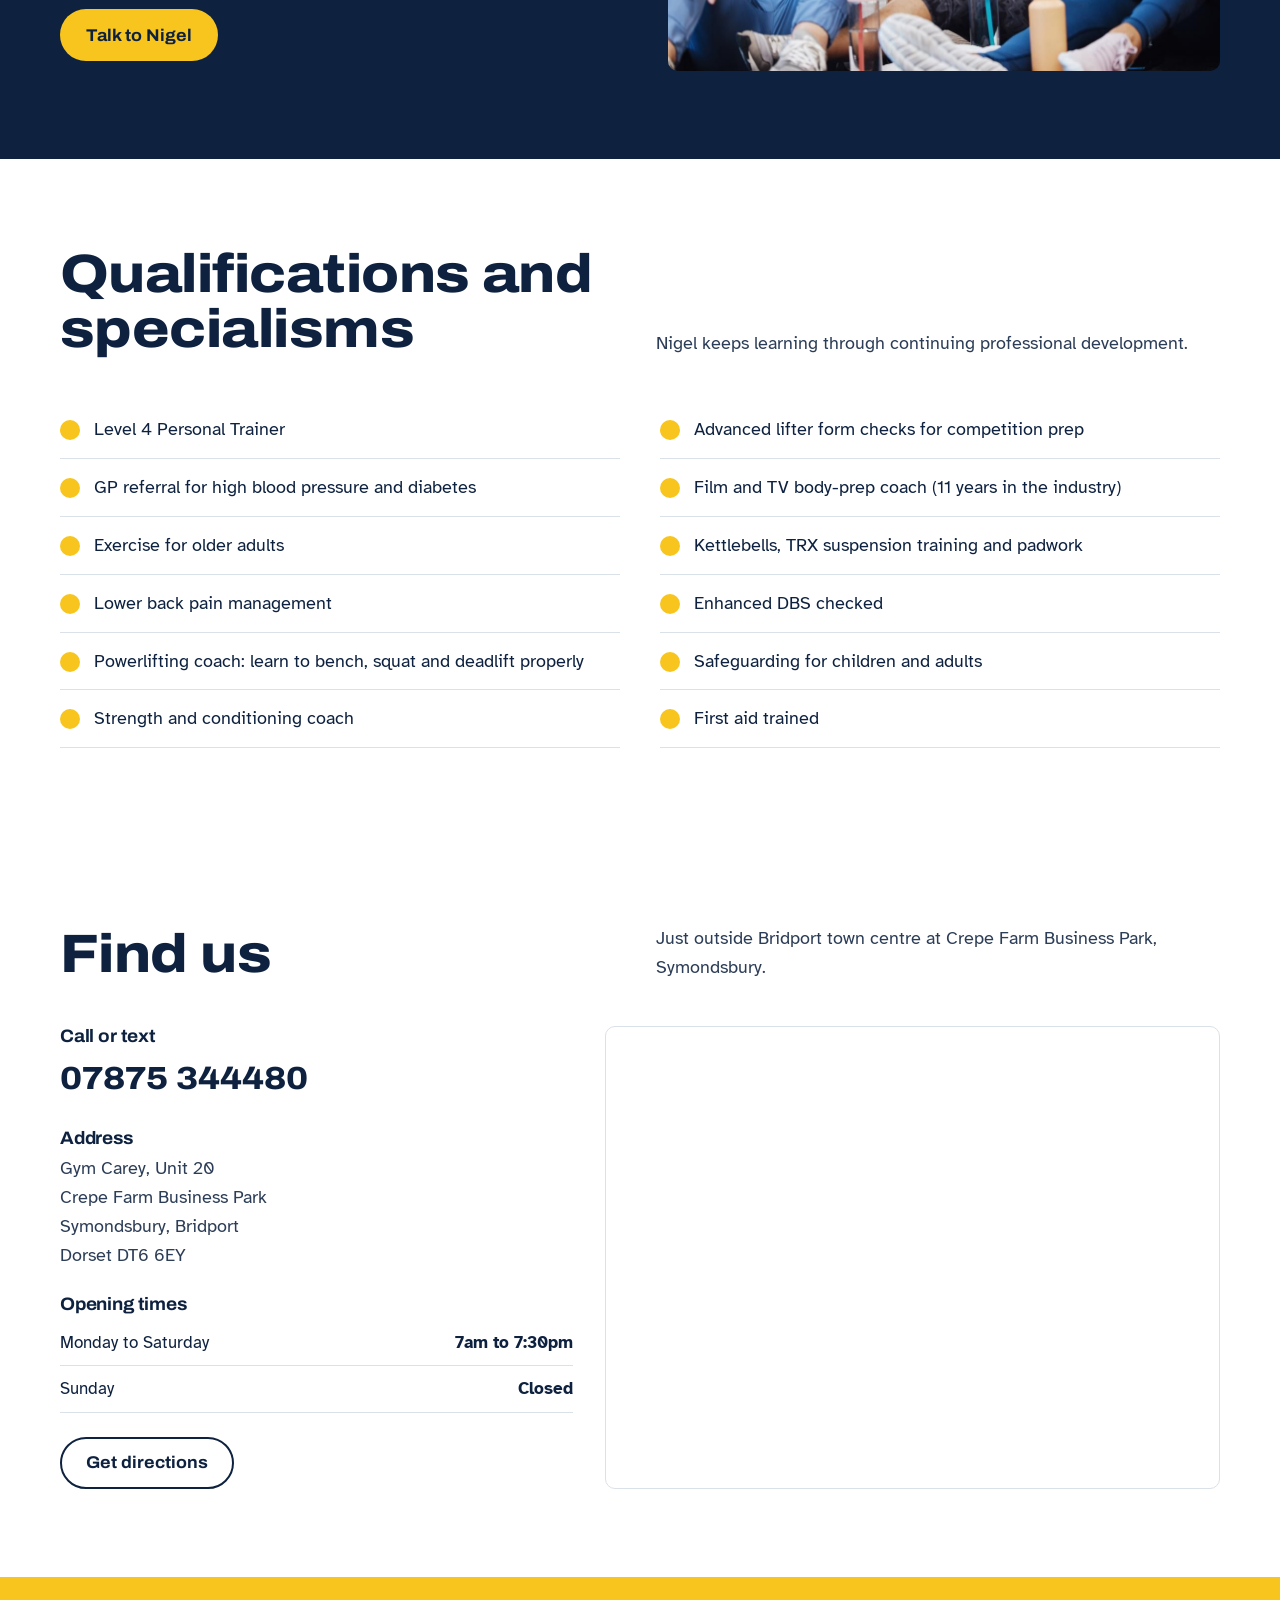
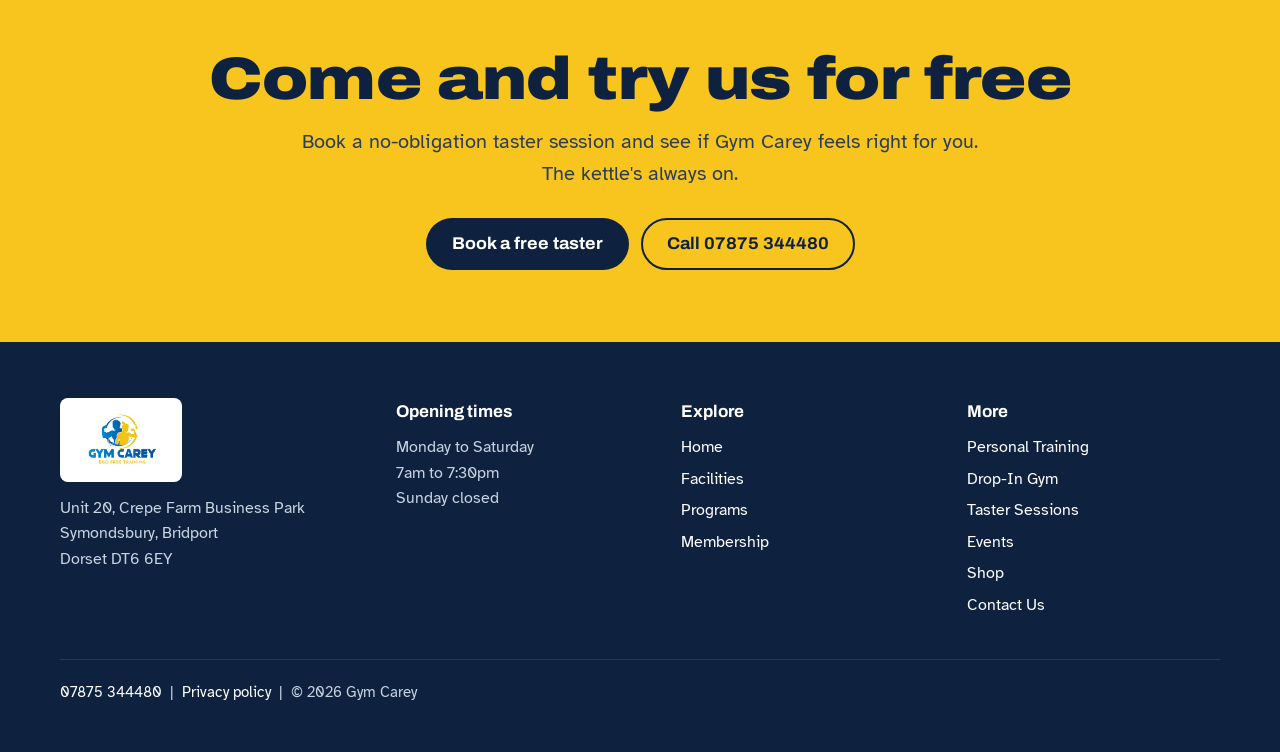
<file: sessions/personal-training/index.html>
<!doctype html>
<html lang="en-GB">
<head>
<meta charset="utf-8">
<meta name="viewport" content="width=device-width, initial-scale=1">
<title>Personal Training with Nigel | Gym Carey, Bridport</title>
<meta name="description" content="One-to-one personal training in Bridport with Nigel Carey: 30+ years of strength and conditioning experience, injury rehab and knee rehab. From £27 an hour.">
<meta property="og:title" content="Personal Training with Nigel | Gym Carey, Bridport">
<meta property="og:description" content="One-to-one personal training in Bridport with Nigel Carey: 30+ years of strength and conditioning experience, injury rehab and knee rehab. From £27 an hour.">
<meta property="og:image" content="../../images/personal-trainer39.jpg">
<link rel="icon" href="../../images/logo.png">
<link rel="preconnect" href="https://fonts.googleapis.com">
<link rel="preconnect" href="https://fonts.gstatic.com" crossorigin>
<link href="https://fonts.googleapis.com/css2?family=Archivo:wdth,wght@62..125,500;62..125,700;62..125,800;62..125,900&family=Atkinson+Hyperlegible:ital,wght@0,400;0,700;1,400&display=swap" rel="stylesheet">
<link rel="stylesheet" href="../../style.css">
<script type="application/ld+json">{"@context":"https://schema.org","@type":"ExerciseGym","name":"Gym Carey","slogan":"Ego Free Training","telephone":"+447875344480","url":"https://www.gymcarey.co.uk","address":{"@type":"PostalAddress","streetAddress":"Unit 20, Crepe Farm Business Park, Symondsbury","addressLocality":"Bridport","addressRegion":"Dorset","postalCode":"DT6 6EY","addressCountry":"GB"},"openingHoursSpecification":[{"@type":"OpeningHoursSpecification","dayOfWeek":["Monday","Tuesday","Wednesday","Thursday","Friday","Saturday"],"opens":"07:00","closes":"19:30"}],"priceRange":"£7–£28.50"}</script>
</head>
<body>
<header>
  <div class="wrap nav">
    <a class="logo" href="../../" aria-label="Gym Carey home"><img src="../../images/logo-crop33.png" alt="Gym Carey, Ego Free Training"></a>
    <ul id="menu"><li><a href="../../">Home</a></li><li><a href="../../no-judgement-gym/">Facilities</a></li><li class="has-sub"><a href="../../no-judgement-fitness/">Programs</a><ul class="sub"><li><a href="../../sessions/personal-training/" aria-current="page">Personal Training</a></li><li><a href="../../sessions/drop-in-sessions/">Drop-In Gym</a></li><li><a href="../../sessions/taster-sessions/">Taster Sessions</a></li></ul></li><li><a href="../../beginner-friendly-gym/">Membership</a></li><li><a href="../../events/">Events</a></li><li><a href="../../shop/">Shop</a></li><li><a href="../../contact/">Contact Us</a></li></ul>
    <a class="btn btn-yellow call" href="tel:07875344480">Call 07875 344480</a>
    <button class="menu-btn" aria-label="Open menu" aria-expanded="false" aria-controls="menu" onclick="var m=document.getElementById('menu');var o=m.classList.toggle('open');this.setAttribute('aria-expanded',o)"><svg width="28" height="28" viewBox="0 0 24 24" fill="none" stroke="currentColor" stroke-width="2" stroke-linecap="round"><path d="M4 7h16M4 12h16M4 17h16"/></svg></button>
  </div>
</header>
<main>
<section class="page-hero" style="padding:0"><div class="wrap">
<div><p class="kicker">Personal training</p><h1>Train with Nigel</h1><p class="lede">With over 30 years of strength and conditioning experience, Nigel believes in leading from the front. He's right alongside you every step of the way.</p><div class="btn-row"><a class="btn btn-yellow" href="tel:07875344480">Book a session</a><a class="btn btn-line" href="#quals">Qualifications</a></div></div>
<img src="../../images/personal-trainer39.jpg" alt="A personal trainer coaching a client with pads"></div></section><section aria-labelledby="pt-h"><div class="wrap">
<div class="price-grid pt">
<div class="plan main"><h3>Personal training</h3><div class="amount"><small>from</small> £27</div><div class="per">per hour</div>
<ul class="ticks"><li>One-to-one with Nigel</li><li>A plan built around you</li><li>Progress tracked in your own book</li></ul>
<a class="btn btn-yellow" href="tel:07875344480">Call to book</a></div>
<div class="card"><h3>Old-school, and proud of it</h3><p>In true old-school style, you'll track your lifts with a notepad and pencil, so you can see real progress over time.</p><p>Whether you're rehabbing an injury, aiming for weight loss or just want to enjoy lifting in a supportive environment, Nigel will help you get there. Biomechanics is practically a hobby: he's been studying it for over 20 years.</p></div>
</div></div></section>
<section class="dark" aria-labelledby="inj-h"><div class="wrap split">
<div><h2 id="inj-h">Come back stronger from injury</h2><p>Nigel specialises in helping people train around injuries. From knee replacements to torn biceps, he's been there himself and knows how to help you come back stronger.</p><p>GP referrals for high blood pressure and diabetes are welcome.</p><div class="btn-row" style="margin-top:24px"><a class="btn btn-yellow" href="tel:07875344480">Talk to Nigel</a></div></div>
<img src="../../images/older-women-gym69.jpg" alt="Three women sharing a high five in the gym">
</div></section>
<section class="white" id="quals" aria-labelledby="q-h"><div class="wrap">
<div class="head"><h2 id="q-h">Qualifications and specialisms</h2><p>Nigel keeps learning through continuing professional development.</p></div>
<ul class="quals"><li>Level 4 Personal Trainer</li><li>GP referral for high blood pressure and diabetes</li><li>Exercise for older adults</li><li>Lower back pain management</li><li>Powerlifting coach: learn to bench, squat and deadlift properly</li><li>Strength and conditioning coach</li><li>Advanced lifter form checks for competition prep</li><li>Film and TV body-prep coach (11 years in the industry)</li><li>Kettlebells, TRX suspension training and padwork</li><li>Enhanced DBS checked</li><li>Safeguarding for children and adults</li><li>First aid trained</li></ul>
</div></section>
<section class="white" id="find" aria-labelledby="find-h"><div class="wrap">
<div class="head"><h2 id="find-h">Find us</h2><p>Just outside Bridport town centre at Crepe Farm Business Park, Symondsbury.</p></div>
<div class="find-grid"><div class="info">
<div><h3>Call or text</h3><a class="tel" href="tel:07875344480">07875 344480</a></div>
<div><h3>Address</h3><p>Gym Carey, Unit 20<br>Crepe Farm Business Park<br>Symondsbury, Bridport<br>Dorset DT6 6EY</p></div>
<div><h3>Opening times</h3><table class="hours"><tr><td>Monday to Saturday</td><td>7am to 7:30pm</td></tr><tr><td>Sunday</td><td>Closed</td></tr></table></div>
<div><a class="btn btn-line" href="https://www.google.com/maps/search/?api=1&amp;query=Crepe+Farm+Business+Park+Symondsbury+Bridport+DT6+6EY">Get directions</a></div>
</div><div class="map"><iframe title="Map showing Gym Carey at Crepe Farm Business Park" loading="lazy" src="https://maps.google.com/maps?q=Crepe%20Farm%20Business%20Park%2C%20Symondsbury%2C%20DT6%206EY&amp;z=14&amp;output=embed"></iframe></div></div>
</div></section>
<section class="cta" aria-labelledby="cta-h">
  <div class="wrap">
    <h2 id="cta-h">Come and try us for free</h2>
    <p>Book a no-obligation taster session and see if Gym Carey feels right for you. The kettle's always on.</p>
    <div class="btn-row"><a class="btn btn-yellow" href="../../contact/">Book a free taster</a><a class="btn btn-line" href="tel:07875344480">Call 07875 344480</a></div>
  </div>
</section>
</main>
<footer>
  <div class="wrap">
    <div class="foot">
      <div><img src="../../images/logo.png" alt="Gym Carey, Ego Free Training"><p style="margin:0">Unit 20, Crepe Farm Business Park<br>Symondsbury, Bridport<br>Dorset DT6 6EY</p></div>
      <div><h4>Opening times</h4><p style="margin:0">Monday to Saturday<br>7am to 7:30pm<br>Sunday closed</p></div>
      <div><h4>Explore</h4><ul><li><a href="../../">Home</a></li><li><a href="../../no-judgement-gym/">Facilities</a></li><li><a href="../../no-judgement-fitness/">Programs</a></li><li><a href="../../beginner-friendly-gym/">Membership</a></li></ul></div>
      <div><h4>More</h4><ul><li><a href="../../sessions/personal-training/">Personal Training</a></li><li><a href="../../sessions/drop-in-sessions/">Drop-In Gym</a></li><li><a href="../../sessions/taster-sessions/">Taster Sessions</a></li><li><a href="../../events/">Events</a></li><li><a href="../../shop/">Shop</a></li><li><a href="../../contact/">Contact Us</a></li></ul></div>
    </div>
    <div class="legal"><a href="tel:07875344480">07875 344480</a> &nbsp;|&nbsp; <a href="https://www.gymcarey.co.uk/privacy">Privacy policy</a> &nbsp;|&nbsp; © 2026 Gym Carey</div>
  </div>
</footer>
<div class="mobile-bar"><a class="btn btn-line" href="tel:07875344480">Call us</a><a class="btn btn-yellow" href="../../contact/">Free taster</a></div>
</body>
</html>
</file>
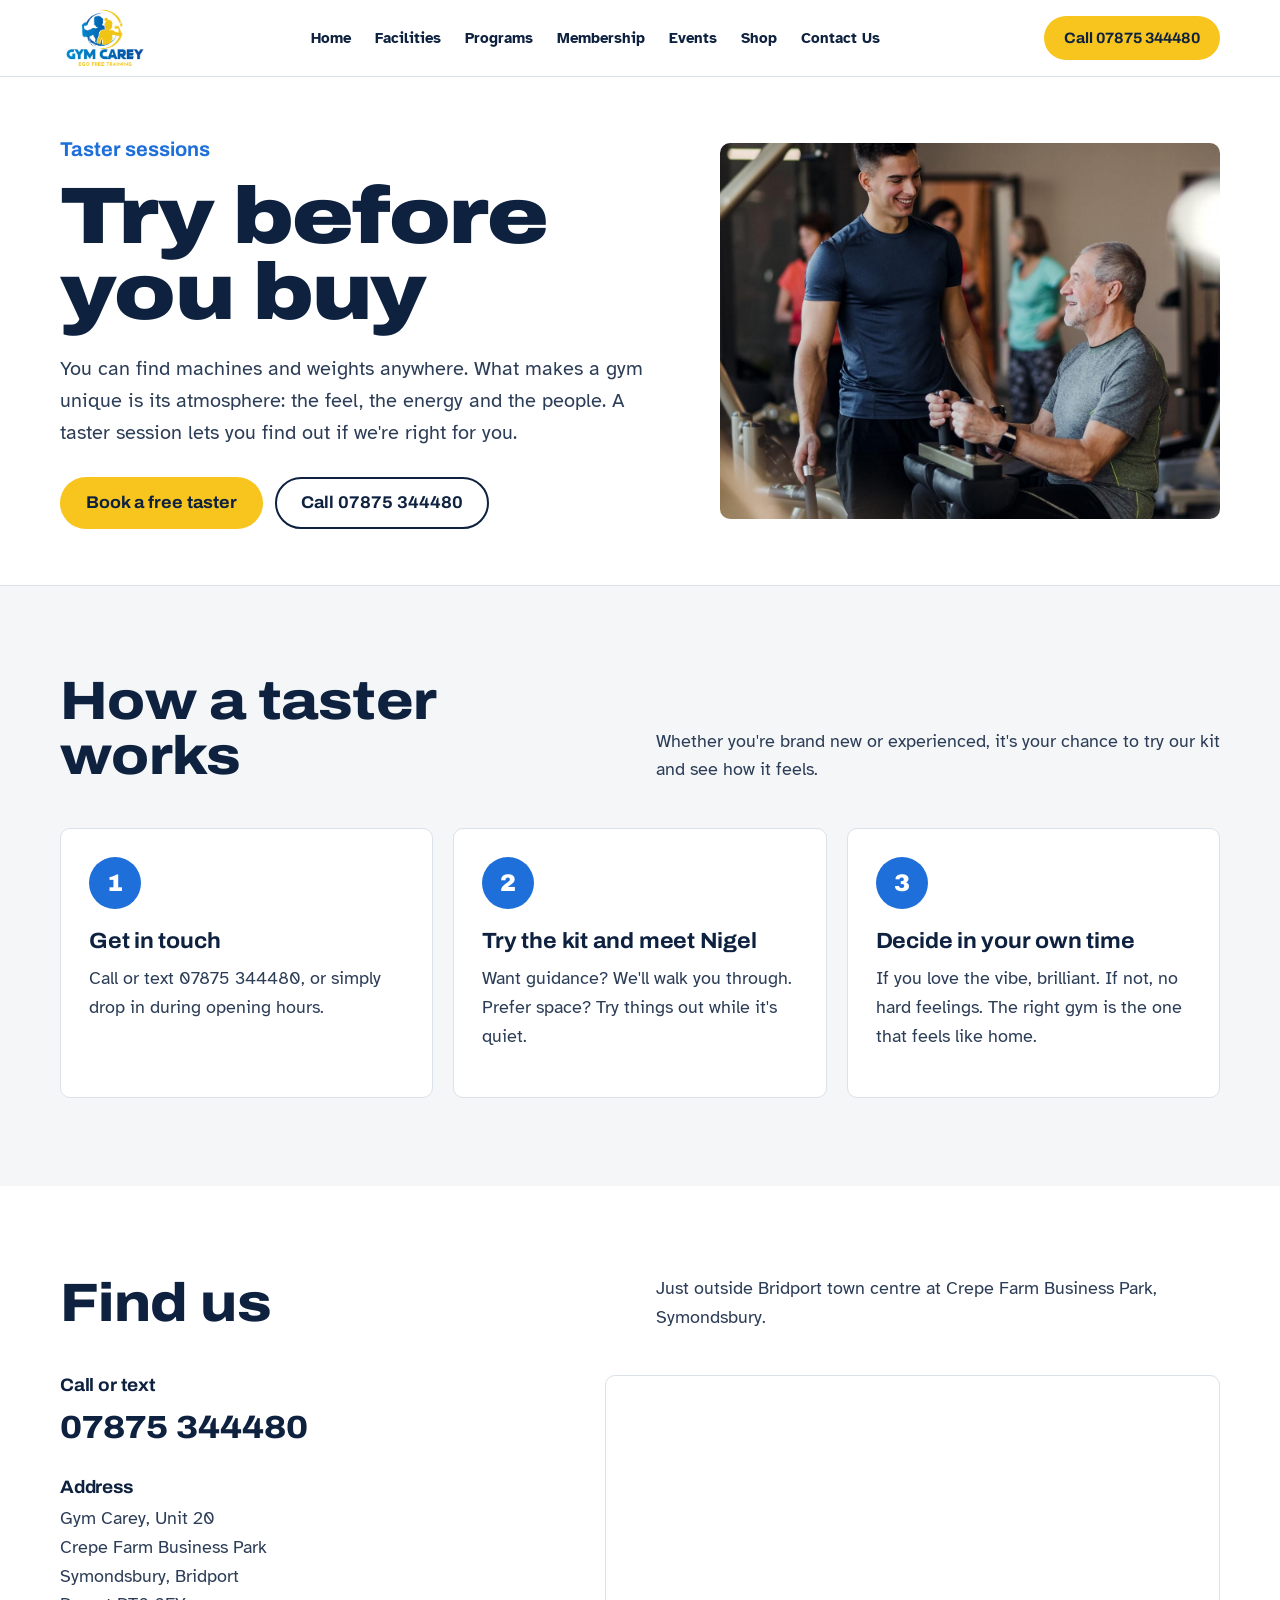
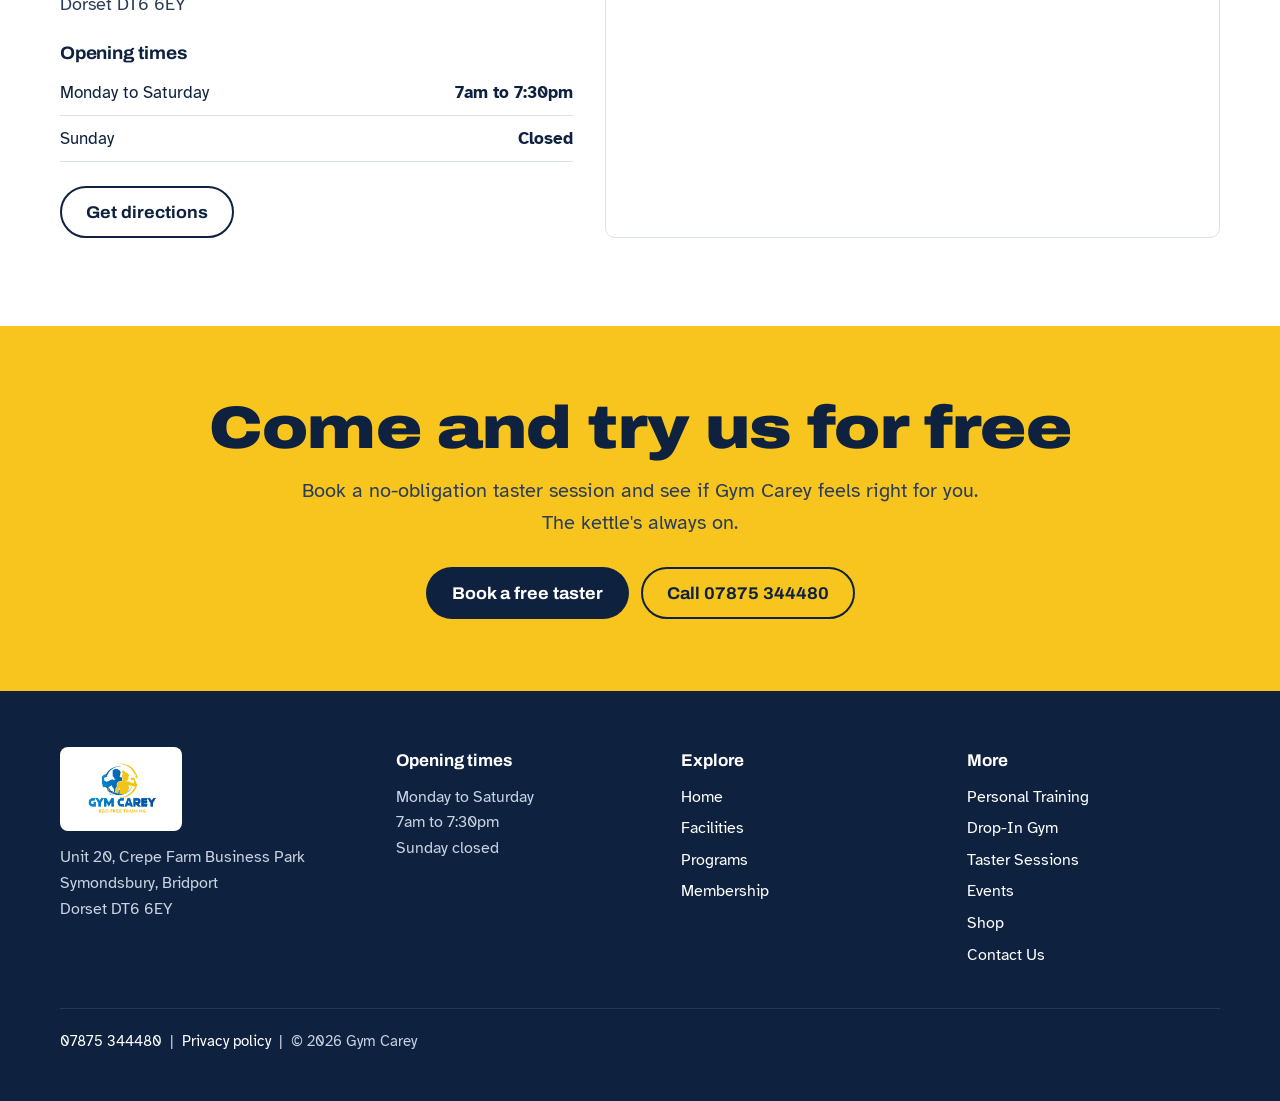
<file: sessions/taster-sessions/index.html>
<!doctype html>
<html lang="en-GB">
<head>
<meta charset="utf-8">
<meta name="viewport" content="width=device-width, initial-scale=1">
<title>Free Gym Taster Sessions | Gym Carey, Bridport</title>
<meta name="description" content="Try before you buy with a free, no-obligation taster session at Gym Carey, Bridport. Try the kit, meet Nigel and feel the atmosphere.">
<meta property="og:title" content="Free Gym Taster Sessions | Gym Carey, Bridport">
<meta property="og:description" content="Try before you buy with a free, no-obligation taster session at Gym Carey, Bridport. Try the kit, meet Nigel and feel the atmosphere.">
<meta property="og:image" content="../../images/personal-trainer-0431.jpg">
<link rel="icon" href="../../images/logo.png">
<link rel="preconnect" href="https://fonts.googleapis.com">
<link rel="preconnect" href="https://fonts.gstatic.com" crossorigin>
<link href="https://fonts.googleapis.com/css2?family=Archivo:wdth,wght@62..125,500;62..125,700;62..125,800;62..125,900&family=Atkinson+Hyperlegible:ital,wght@0,400;0,700;1,400&display=swap" rel="stylesheet">
<link rel="stylesheet" href="../../style.css">
<script type="application/ld+json">{"@context":"https://schema.org","@type":"ExerciseGym","name":"Gym Carey","slogan":"Ego Free Training","telephone":"+447875344480","url":"https://www.gymcarey.co.uk","address":{"@type":"PostalAddress","streetAddress":"Unit 20, Crepe Farm Business Park, Symondsbury","addressLocality":"Bridport","addressRegion":"Dorset","postalCode":"DT6 6EY","addressCountry":"GB"},"openingHoursSpecification":[{"@type":"OpeningHoursSpecification","dayOfWeek":["Monday","Tuesday","Wednesday","Thursday","Friday","Saturday"],"opens":"07:00","closes":"19:30"}],"priceRange":"£7–£28.50"}</script>
</head>
<body>
<header>
  <div class="wrap nav">
    <a class="logo" href="../../" aria-label="Gym Carey home"><img src="../../images/logo-crop33.png" alt="Gym Carey, Ego Free Training"></a>
    <ul id="menu"><li><a href="../../">Home</a></li><li><a href="../../no-judgement-gym/">Facilities</a></li><li class="has-sub"><a href="../../no-judgement-fitness/">Programs</a><ul class="sub"><li><a href="../../sessions/personal-training/">Personal Training</a></li><li><a href="../../sessions/drop-in-sessions/">Drop-In Gym</a></li><li><a href="../../sessions/taster-sessions/" aria-current="page">Taster Sessions</a></li></ul></li><li><a href="../../beginner-friendly-gym/">Membership</a></li><li><a href="../../events/">Events</a></li><li><a href="../../shop/">Shop</a></li><li><a href="../../contact/">Contact Us</a></li></ul>
    <a class="btn btn-yellow call" href="tel:07875344480">Call 07875 344480</a>
    <button class="menu-btn" aria-label="Open menu" aria-expanded="false" aria-controls="menu" onclick="var m=document.getElementById('menu');var o=m.classList.toggle('open');this.setAttribute('aria-expanded',o)"><svg width="28" height="28" viewBox="0 0 24 24" fill="none" stroke="currentColor" stroke-width="2" stroke-linecap="round"><path d="M4 7h16M4 12h16M4 17h16"/></svg></button>
  </div>
</header>
<main>
<section class="page-hero" style="padding:0"><div class="wrap">
<div><p class="kicker">Taster sessions</p><h1>Try before you buy</h1><p class="lede">You can find machines and weights anywhere. What makes a gym unique is its atmosphere: the feel, the energy and the people. A taster session lets you find out if we're right for you.</p><div class="btn-row"><a class="btn btn-yellow" href="../../contact/">Book a free taster</a><a class="btn btn-line" href="tel:07875344480">Call 07875 344480</a></div></div>
<img src="../../images/personal-trainer-0431.jpg" alt="A trainer helping someone in the gym"></div></section><section aria-labelledby="how-h"><div class="wrap">
<div class="head"><h2 id="how-h">How a taster works</h2><p>Whether you're brand new or experienced, it's your chance to try our kit and see how it feels.</p></div>
<div class="cards steps">
<div class="card"><h3>Get in touch</h3><p>Call or text 07875 344480, or simply drop in during opening hours.</p></div>
<div class="card"><h3>Try the kit and meet Nigel</h3><p>Want guidance? We'll walk you through. Prefer space? Try things out while it's quiet.</p></div>
<div class="card"><h3>Decide in your own time</h3><p>If you love the vibe, brilliant. If not, no hard feelings. The right gym is the one that feels like home.</p></div>
</div></div></section>
<section class="white" id="find" aria-labelledby="find-h"><div class="wrap">
<div class="head"><h2 id="find-h">Find us</h2><p>Just outside Bridport town centre at Crepe Farm Business Park, Symondsbury.</p></div>
<div class="find-grid"><div class="info">
<div><h3>Call or text</h3><a class="tel" href="tel:07875344480">07875 344480</a></div>
<div><h3>Address</h3><p>Gym Carey, Unit 20<br>Crepe Farm Business Park<br>Symondsbury, Bridport<br>Dorset DT6 6EY</p></div>
<div><h3>Opening times</h3><table class="hours"><tr><td>Monday to Saturday</td><td>7am to 7:30pm</td></tr><tr><td>Sunday</td><td>Closed</td></tr></table></div>
<div><a class="btn btn-line" href="https://www.google.com/maps/search/?api=1&amp;query=Crepe+Farm+Business+Park+Symondsbury+Bridport+DT6+6EY">Get directions</a></div>
</div><div class="map"><iframe title="Map showing Gym Carey at Crepe Farm Business Park" loading="lazy" src="https://maps.google.com/maps?q=Crepe%20Farm%20Business%20Park%2C%20Symondsbury%2C%20DT6%206EY&amp;z=14&amp;output=embed"></iframe></div></div>
</div></section>
<section class="cta" aria-labelledby="cta-h">
  <div class="wrap">
    <h2 id="cta-h">Come and try us for free</h2>
    <p>Book a no-obligation taster session and see if Gym Carey feels right for you. The kettle's always on.</p>
    <div class="btn-row"><a class="btn btn-yellow" href="../../contact/">Book a free taster</a><a class="btn btn-line" href="tel:07875344480">Call 07875 344480</a></div>
  </div>
</section>
</main>
<footer>
  <div class="wrap">
    <div class="foot">
      <div><img src="../../images/logo.png" alt="Gym Carey, Ego Free Training"><p style="margin:0">Unit 20, Crepe Farm Business Park<br>Symondsbury, Bridport<br>Dorset DT6 6EY</p></div>
      <div><h4>Opening times</h4><p style="margin:0">Monday to Saturday<br>7am to 7:30pm<br>Sunday closed</p></div>
      <div><h4>Explore</h4><ul><li><a href="../../">Home</a></li><li><a href="../../no-judgement-gym/">Facilities</a></li><li><a href="../../no-judgement-fitness/">Programs</a></li><li><a href="../../beginner-friendly-gym/">Membership</a></li></ul></div>
      <div><h4>More</h4><ul><li><a href="../../sessions/personal-training/">Personal Training</a></li><li><a href="../../sessions/drop-in-sessions/">Drop-In Gym</a></li><li><a href="../../sessions/taster-sessions/">Taster Sessions</a></li><li><a href="../../events/">Events</a></li><li><a href="../../shop/">Shop</a></li><li><a href="../../contact/">Contact Us</a></li></ul></div>
    </div>
    <div class="legal"><a href="tel:07875344480">07875 344480</a> &nbsp;|&nbsp; <a href="https://www.gymcarey.co.uk/privacy">Privacy policy</a> &nbsp;|&nbsp; © 2026 Gym Carey</div>
  </div>
</footer>
<div class="mobile-bar"><a class="btn btn-line" href="tel:07875344480">Call us</a><a class="btn btn-yellow" href="../../contact/">Free taster</a></div>
</body>
</html>
</file>
<file: style.css>
:root{--chalk:#f4f6f8;--paper:#fff;--ink:#0e2240;--ink-2:#2c3d57;--steel:#5b6675;--line:#dbe1e8;--blue:#1e6fd9;--blue-deep:#154f9e;--yellow:#f7c51e;--yellow-soft:#fff4c7;--radius:10px;--wide:"Archivo",system-ui,sans-serif;--body:"Atkinson Hyperlegible",system-ui,sans-serif}
*{box-sizing:border-box}
html{scroll-behavior:smooth;scroll-padding-top:84px}
@media (prefers-reduced-motion:reduce){html{scroll-behavior:auto}}
body{margin:0;background:var(--chalk);color:var(--ink);font-family:var(--body);font-size:18px;line-height:1.6;-webkit-font-smoothing:antialiased}
img{max-width:100%;display:block}
a{color:var(--blue-deep)}
a:focus-visible,button:focus-visible{outline:3px solid var(--yellow);outline-offset:3px;border-radius:4px}
.wrap{width:min(1160px,100% - 32px);margin-inline:auto}
h1,h2,h3{font-family:var(--wide);line-height:1.02;margin:0;letter-spacing:-.01em;color:var(--ink)}
h2{font-size:clamp(32px,5vw,54px);font-weight:800;font-stretch:112%}
h3{font-size:22px;font-weight:700;font-stretch:105%;line-height:1.15}
p{margin:0 0 1em}
.lede{font-size:20px;color:var(--ink-2);max-width:58ch}
.btn{display:inline-flex;align-items:center;justify-content:center;gap:10px;min-height:52px;padding:0 24px;border-radius:999px;font-family:var(--wide);font-weight:700;font-stretch:105%;font-size:17px;text-decoration:none;border:2px solid transparent;cursor:pointer;text-align:center}
.btn-yellow{background:var(--yellow);color:var(--ink)}.btn-yellow:hover{background:#ffd645}
.btn-line{border-color:var(--ink);color:var(--ink);background:transparent}.btn-line:hover{background:var(--ink);color:#fff}
.btn-row{display:flex;flex-wrap:wrap;gap:12px}
header{position:sticky;top:0;z-index:50;background:rgba(255,255,255,.97);border-bottom:1px solid var(--line)}
.nav{display:flex;align-items:center;justify-content:space-between;gap:16px;height:76px}
.nav .logo img{height:62px;width:auto}
.nav ul{display:flex;gap:4px;list-style:none;margin:0;padding:0;align-items:center}
.nav ul a{display:block;color:var(--ink);text-decoration:none;font-weight:700;font-size:15px;padding:8px 10px;border-radius:6px}
.nav ul a:hover,.nav ul a[aria-current]{color:var(--blue)}
.nav ul a[aria-current]{text-decoration:underline;text-decoration-thickness:3px;text-decoration-color:var(--yellow);text-underline-offset:8px}
.nav li.has-sub{position:relative}
.nav .sub{display:none;position:absolute;top:100%;left:0;min-width:220px;background:#fff;border:1px solid var(--line);border-radius:var(--radius);padding:6px;box-shadow:0 12px 30px rgba(14,34,64,.12);flex-direction:column;align-items:stretch}
.nav li.has-sub:hover .sub,.nav li.has-sub:focus-within .sub{display:flex}
.nav .call{min-height:44px;padding:0 18px;font-size:15px;white-space:nowrap}
.menu-btn{display:none;background:none;border:0;padding:10px;color:var(--ink);cursor:pointer}
@media (max-width:1080px){
 .nav>ul{display:none;position:absolute;left:0;right:0;top:76px;flex-direction:column;align-items:stretch;gap:0;background:#fff;border-bottom:1px solid var(--line);max-height:calc(100vh - 76px);overflow:auto}
 .nav>ul.open{display:flex}
 .nav ul a{padding:14px 16px;border-top:1px solid var(--line);border-radius:0;font-size:17px}
 .nav .sub{display:flex;position:static;border:0;box-shadow:none;padding:0;min-width:0}
 .nav .sub a{padding-left:36px;font-weight:400}
 .menu-btn{display:block}
 .nav .call{display:none}
}
.hero{background:var(--paper);padding:56px 0 0;overflow:hidden}
.hero-grid{display:grid;grid-template-columns:1.05fr .95fr;gap:48px;align-items:end}
.hero h1{font-size:clamp(46px,8vw,104px);font-weight:900;font-stretch:118%;line-height:.92;letter-spacing:-.02em}
.hero h1 .ego{display:block;color:var(--blue)}
.hero .lede{margin:24px 0 32px}
.hero .btn-row{margin-bottom:40px}
.hero-photo{position:relative;align-self:stretch}
.hero-photo img{width:100%;height:100%;min-height:420px;object-fit:cover;border-radius:var(--radius) var(--radius) 0 0}
.price-badge{position:absolute;left:-28px;bottom:36px;background:var(--yellow);color:var(--ink);border-radius:50%;width:168px;height:168px;display:grid;place-content:center;text-align:center;box-shadow:0 10px 30px rgba(14,34,64,.25);transform:rotate(-8deg)}
.price-badge strong{font-family:var(--wide);font-weight:900;font-stretch:115%;font-size:42px;line-height:1}
.price-badge span{font-size:14px;font-weight:700;line-height:1.25}
@media (max-width:900px){.hero{padding-top:36px}.hero-grid{grid-template-columns:1fr;gap:8px}.hero-photo img{min-height:300px;max-height:380px}.price-badge{left:auto;right:12px;bottom:auto;top:-40px;width:128px;height:128px}.price-badge strong{font-size:32px}.price-badge span{font-size:12px}}
.page-hero{background:var(--paper);border-bottom:1px solid var(--line)}
.page-hero .wrap{display:grid;grid-template-columns:1.1fr .9fr;gap:48px;align-items:center;padding:56px 0}
.page-hero h1{font-size:clamp(40px,6.5vw,80px);font-weight:900;font-stretch:118%;line-height:.95;letter-spacing:-.02em}
.page-hero .kicker{color:var(--blue);font-family:var(--wide);font-weight:700;font-size:20px;margin:0 0 14px}
.page-hero .lede{margin:22px 0 28px}
.page-hero img{width:100%;aspect-ratio:4/3;object-fit:cover;border-radius:var(--radius)}
@media (max-width:860px){.page-hero .wrap{grid-template-columns:1fr;gap:28px;padding:40px 0}}
.promise{background:var(--ink);color:#fff}
.promise ul{list-style:none;margin:0;padding:22px 0;display:grid;grid-template-columns:repeat(4,1fr);gap:16px}
.promise li{display:flex;align-items:center;gap:12px;font-weight:700;font-size:17px}
.promise svg{flex:none;width:26px;height:26px;color:var(--yellow)}
@media (max-width:900px){.promise ul{grid-template-columns:1fr 1fr}}
@media (max-width:480px){.promise li{font-size:15px}}
section{padding:88px 0}
@media (max-width:700px){section{padding:60px 0}}
.white{background:var(--paper)}
.dark{background:var(--ink);color:#fff}.dark h2,.dark h3{color:#fff}.dark p{color:#dbe3ee}
.head{display:grid;grid-template-columns:1fr 1fr;gap:32px;align-items:end;margin-bottom:44px}
.head p{color:var(--ink-2);margin:0}.dark .head p{color:#c9d3e0}
@media (max-width:800px){.head{grid-template-columns:1fr;gap:16px}}
.split{display:grid;grid-template-columns:1fr 1fr;gap:56px;align-items:center}
.split img{width:100%;aspect-ratio:4/3;object-fit:cover;border-radius:var(--radius)}
.split h2{margin-bottom:20px}
.split p{color:var(--ink-2)}.dark .split p{color:#dbe3ee}
@media (max-width:860px){.split{grid-template-columns:1fr;gap:28px}}
.cards{display:grid;grid-template-columns:repeat(3,1fr);gap:20px}
.card{background:var(--paper);border:1px solid var(--line);border-radius:var(--radius);padding:28px;display:flex;flex-direction:column}
.chalk .card,section:not(.white) .card{background:var(--paper)}
.white .card{background:var(--chalk)}
.card p{color:var(--ink-2);margin:10px 0 18px}
.card .more{margin-top:auto;font-family:var(--wide);font-weight:700;color:var(--blue-deep);text-decoration:none}
.card .more:hover{text-decoration:underline}
.card .tag{display:inline-block;align-self:flex-start;background:var(--yellow);color:var(--ink);font-weight:700;font-size:15px;padding:2px 12px;border-radius:999px;margin-bottom:14px}
@media (max-width:860px){.cards{grid-template-columns:1fr}}
.steps{counter-reset:s}
.steps .card::before{counter-increment:s;content:counter(s);display:grid;place-content:center;width:52px;height:52px;border-radius:50%;background:var(--blue);color:#fff;font-family:var(--wide);font-weight:900;font-size:24px;margin-bottom:20px}
.price-grid{display:grid;grid-template-columns:1.3fr 1fr 1fr;gap:20px}
.plan{border:1px solid var(--line);border-radius:var(--radius);padding:32px;display:flex;flex-direction:column;background:var(--chalk)}
.plan.main{background:var(--ink);color:#fff;border-color:var(--ink)}
.plan.main h3,.plan.main .amount{color:#fff}
.plan .amount{font-family:var(--wide);font-weight:900;font-stretch:115%;font-size:60px;line-height:1;margin:16px 0 4px;color:var(--ink)}
.plan .amount small{font-size:.4em;font-weight:700}
.plan .per{font-size:16px;opacity:.8}
.plan .btn{margin-top:auto}
.price-grid.pt{grid-template-columns:1fr 1.4fr}
.price-grid.two{grid-template-columns:1fr 1fr}
@media (max-width:900px){.price-grid,.price-grid.pt,.price-grid.two{grid-template-columns:1fr}}
.ticks{list-style:none;padding:0;margin:24px 0 28px;display:grid;gap:10px}
.ticks li{display:flex;gap:10px;align-items:flex-start}
.ticks li::before{content:"";flex:none;width:22px;height:22px;margin-top:3px;background:var(--blue);-webkit-mask:url("data:image/svg+xml,%3Csvg xmlns='http://www.w3.org/2000/svg' viewBox='0 0 24 24' fill='none' stroke='black' stroke-width='2.6' stroke-linecap='round' stroke-linejoin='round'%3E%3Cpath d='M20 6 9 17l-5-5'/%3E%3C/svg%3E") center/contain no-repeat;mask:url("data:image/svg+xml,%3Csvg xmlns='http://www.w3.org/2000/svg' viewBox='0 0 24 24' fill='none' stroke='black' stroke-width='2.6' stroke-linecap='round' stroke-linejoin='round'%3E%3Cpath d='M20 6 9 17l-5-5'/%3E%3C/svg%3E") center/contain no-repeat}
.plan.main .ticks li::before,.dark .ticks li::before{background:var(--yellow)}
.note{margin:24px 0 0;padding:16px 20px;background:var(--yellow-soft);border-left:5px solid var(--yellow);border-radius:6px;color:var(--ink-2);font-size:17px}
.kit-grid{display:grid;grid-template-columns:1fr 1fr;gap:48px;align-items:start}
.kit-photos{display:grid;grid-template-columns:1fr 1fr;gap:12px}
.kit-photos img{width:100%;aspect-ratio:1/1;object-fit:cover;border-radius:var(--radius)}
.kit-photos img:first-child{grid-column:span 2;aspect-ratio:16/10}
.kit-lists{display:grid;gap:28px}
.kit-lists h3{padding-bottom:10px;border-bottom:3px solid var(--yellow);display:inline-block;margin-bottom:12px}
.tags{display:flex;flex-wrap:wrap;gap:8px;list-style:none;margin:0;padding:0}
.tags li{background:var(--paper);border:1px solid var(--line);border-radius:999px;padding:6px 14px;font-size:16px}
.white .tags li{background:var(--chalk)}
.extras{display:grid;grid-template-columns:repeat(4,1fr);gap:16px}
.extra{background:var(--paper);border-radius:var(--radius);padding:22px;border:1px solid var(--line)}
.extra svg{width:32px;height:32px;color:var(--blue);margin-bottom:10px}
.extra strong{display:block;font-family:var(--wide);font-stretch:105%;font-size:18px;margin-bottom:4px}
.extra span{color:var(--ink-2);font-size:16px;line-height:1.45}
@media (max-width:900px){.kit-grid{grid-template-columns:1fr}.extras{grid-template-columns:1fr 1fr}}
@media (max-width:480px){.extras{grid-template-columns:1fr}}
.people{display:grid;grid-template-columns:1fr 1fr;gap:20px}
.person{background:#16304f;border-radius:var(--radius);padding:32px;display:grid;grid-template-columns:auto 1fr;gap:20px;align-items:start}
.mono{width:72px;height:72px;border-radius:50%;background:var(--yellow);color:var(--ink);display:grid;place-content:center;font-family:var(--wide);font-weight:900;font-size:30px}
.person .role{color:var(--yellow);font-weight:700;margin:6px 0 12px;font-size:16px}
.person p{margin:0 0 .8em}
.person a{color:#fff}
.band{margin-top:20px;background:var(--blue);border-radius:var(--radius);padding:28px 32px;display:flex;gap:24px;align-items:center;justify-content:space-between;flex-wrap:wrap}
.band h3{font-size:26px;color:#fff}.band p{margin:6px 0 0;color:#e6efff;max-width:60ch}
@media (max-width:800px){.people{grid-template-columns:1fr}.person{grid-template-columns:1fr}}
.quals{columns:2;column-gap:40px;list-style:none;padding:0;margin:0}
.quals li{break-inside:avoid;padding:14px 0 14px 34px;border-bottom:1px solid var(--line);position:relative}
.quals li::before{content:"";position:absolute;left:0;top:19px;width:20px;height:20px;border-radius:50%;background:var(--yellow)}
@media (max-width:760px){.quals{columns:1}}
.hours{width:100%;border-collapse:collapse;font-size:17px}
.hours td{padding:9px 0;border-bottom:1px solid var(--line)}
.hours td:last-child{text-align:right;font-weight:700}
.find-grid{display:grid;grid-template-columns:1fr 1.2fr;gap:32px}
.info{display:grid;gap:24px;align-content:start}
.info h3{font-size:18px;margin-bottom:6px}
.info p{margin:0;color:var(--ink-2)}
.info a.tel{font-family:var(--wide);font-weight:800;font-stretch:110%;font-size:32px;color:var(--ink);text-decoration:none}
.map{border-radius:var(--radius);overflow:hidden;border:1px solid var(--line);min-height:400px}
.map iframe{width:100%;height:100%;min-height:400px;border:0;display:block}
@media (max-width:800px){.find-grid{grid-template-columns:1fr}}
.cta{background:var(--yellow);padding:72px 0;text-align:center}
.cta h2{font-size:clamp(32px,5.5vw,60px);font-stretch:118%;font-weight:900}
.cta p{font-size:20px;margin:16px auto 28px;max-width:52ch;color:var(--ink-2)}
.cta .btn-yellow{background:var(--ink);color:#fff}.cta .btn-yellow:hover{background:var(--ink-2)}
.cta .btn-row{justify-content:center}
footer{background:var(--ink);color:#c9d3e0;padding:56px 0 110px;font-size:16px}
.foot{display:grid;grid-template-columns:1.2fr 1fr 1fr 1fr;gap:32px}
.foot img{height:84px;width:auto;background:#fff;border-radius:8px;padding:6px 10px;margin-bottom:14px}
.foot h4{font-family:var(--wide);color:#fff;font-size:17px;margin:0 0 10px}
.foot ul{list-style:none;margin:0;padding:0;display:grid;gap:6px}
footer a{color:#fff;text-decoration:none}footer a:hover{text-decoration:underline}
.legal{margin-top:40px;padding-top:20px;border-top:1px solid #23395a;font-size:15px}
@media (max-width:860px){.foot{grid-template-columns:1fr 1fr}}
@media (min-width:701px){footer{padding-bottom:48px}}
.mobile-bar{display:none}
@media (max-width:700px){.mobile-bar{display:grid;grid-template-columns:1fr 1fr;gap:8px;position:fixed;left:0;right:0;bottom:0;z-index:60;padding:10px 12px calc(10px + env(safe-area-inset-bottom));background:#fff;border-top:1px solid var(--line);box-shadow:0 -6px 20px rgba(14,34,64,.12)}.mobile-bar .btn{min-height:48px;font-size:16px;padding:0 12px}}
.prose{max-width:68ch}
.prose p{color:var(--ink-2)}
</file>
